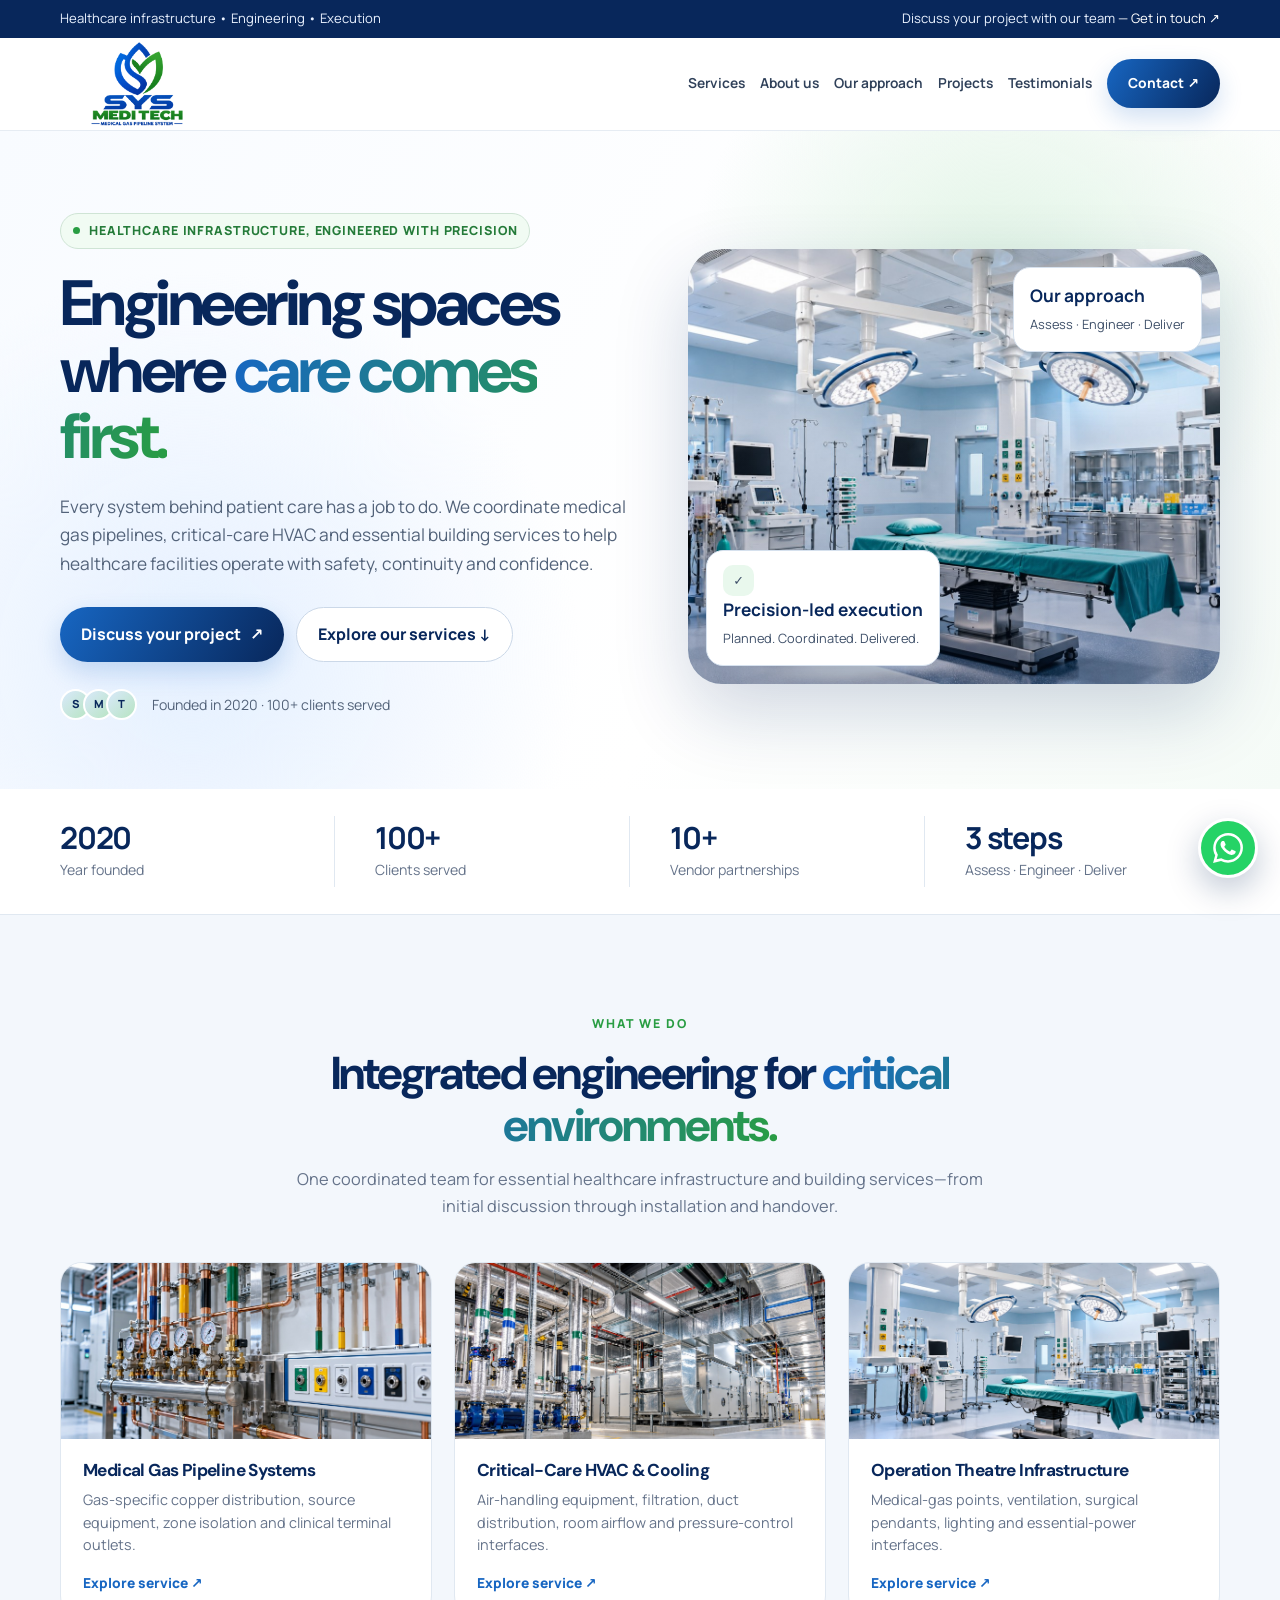
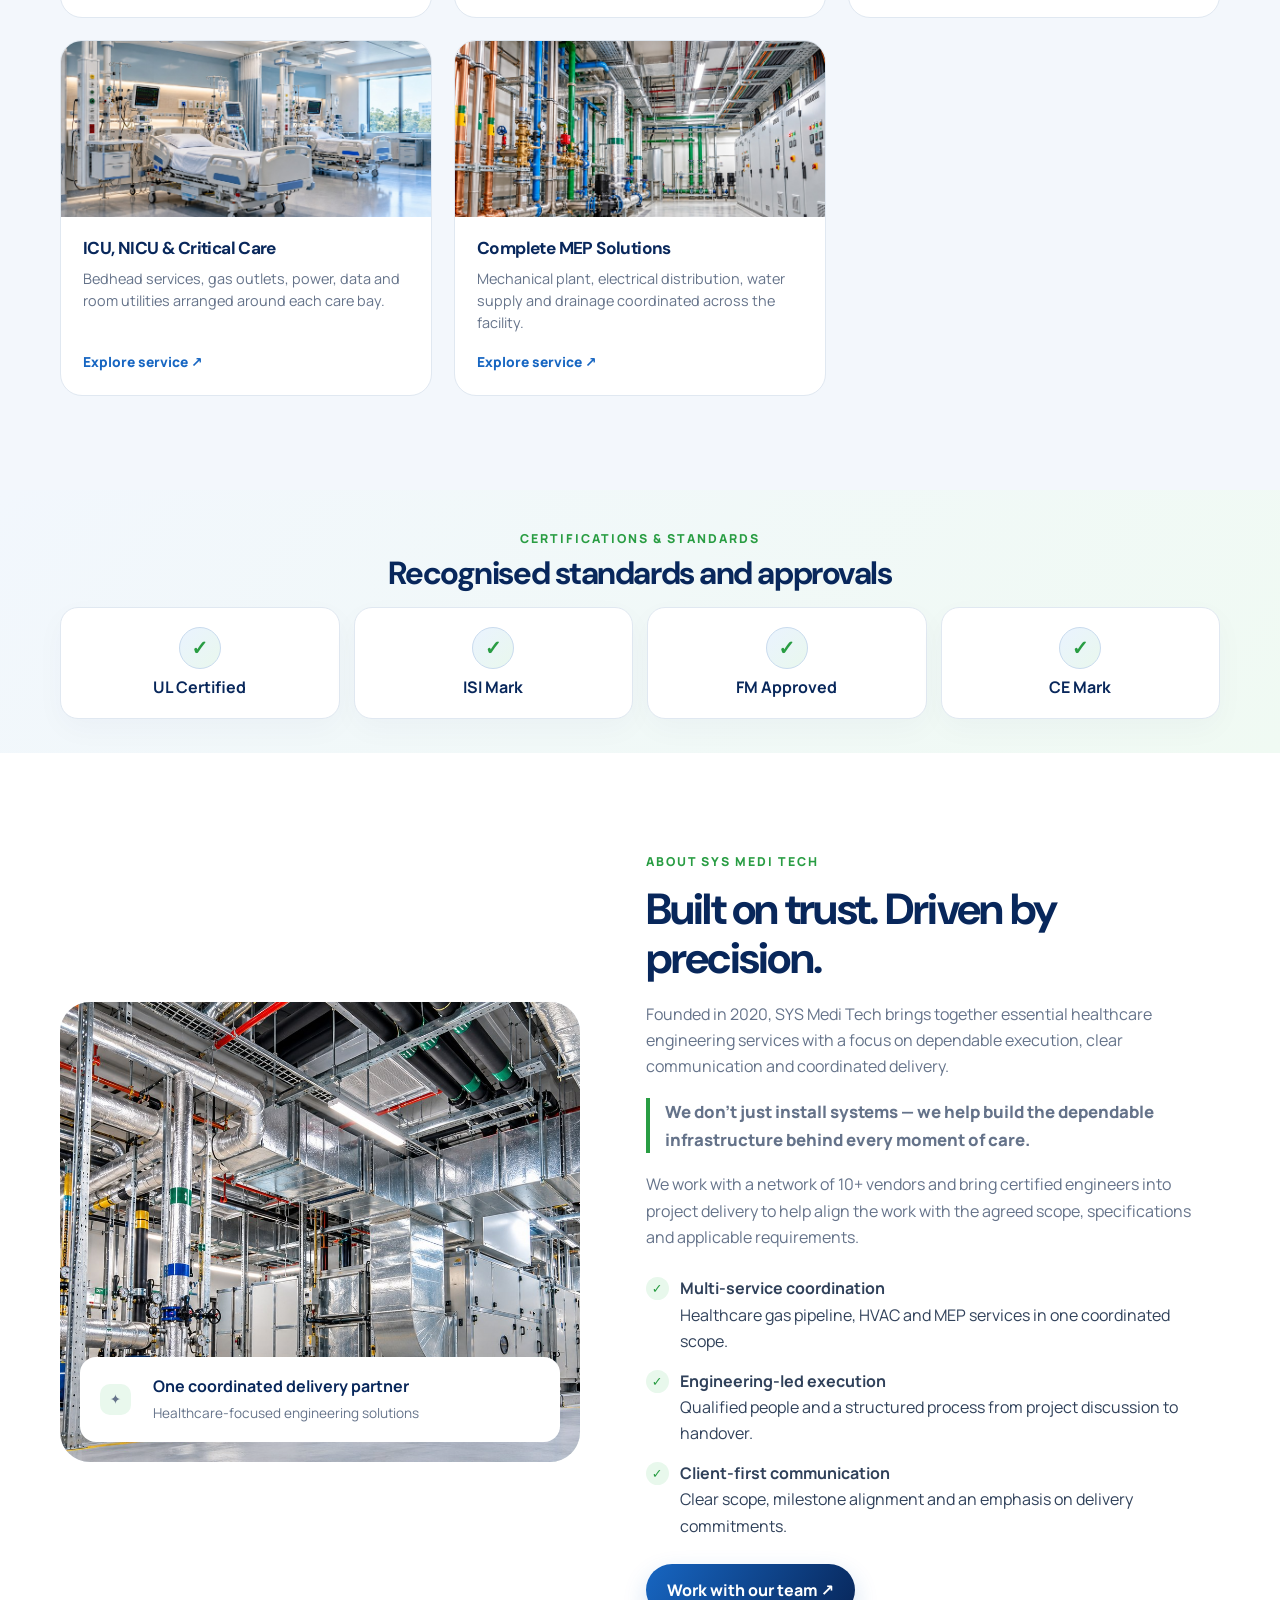
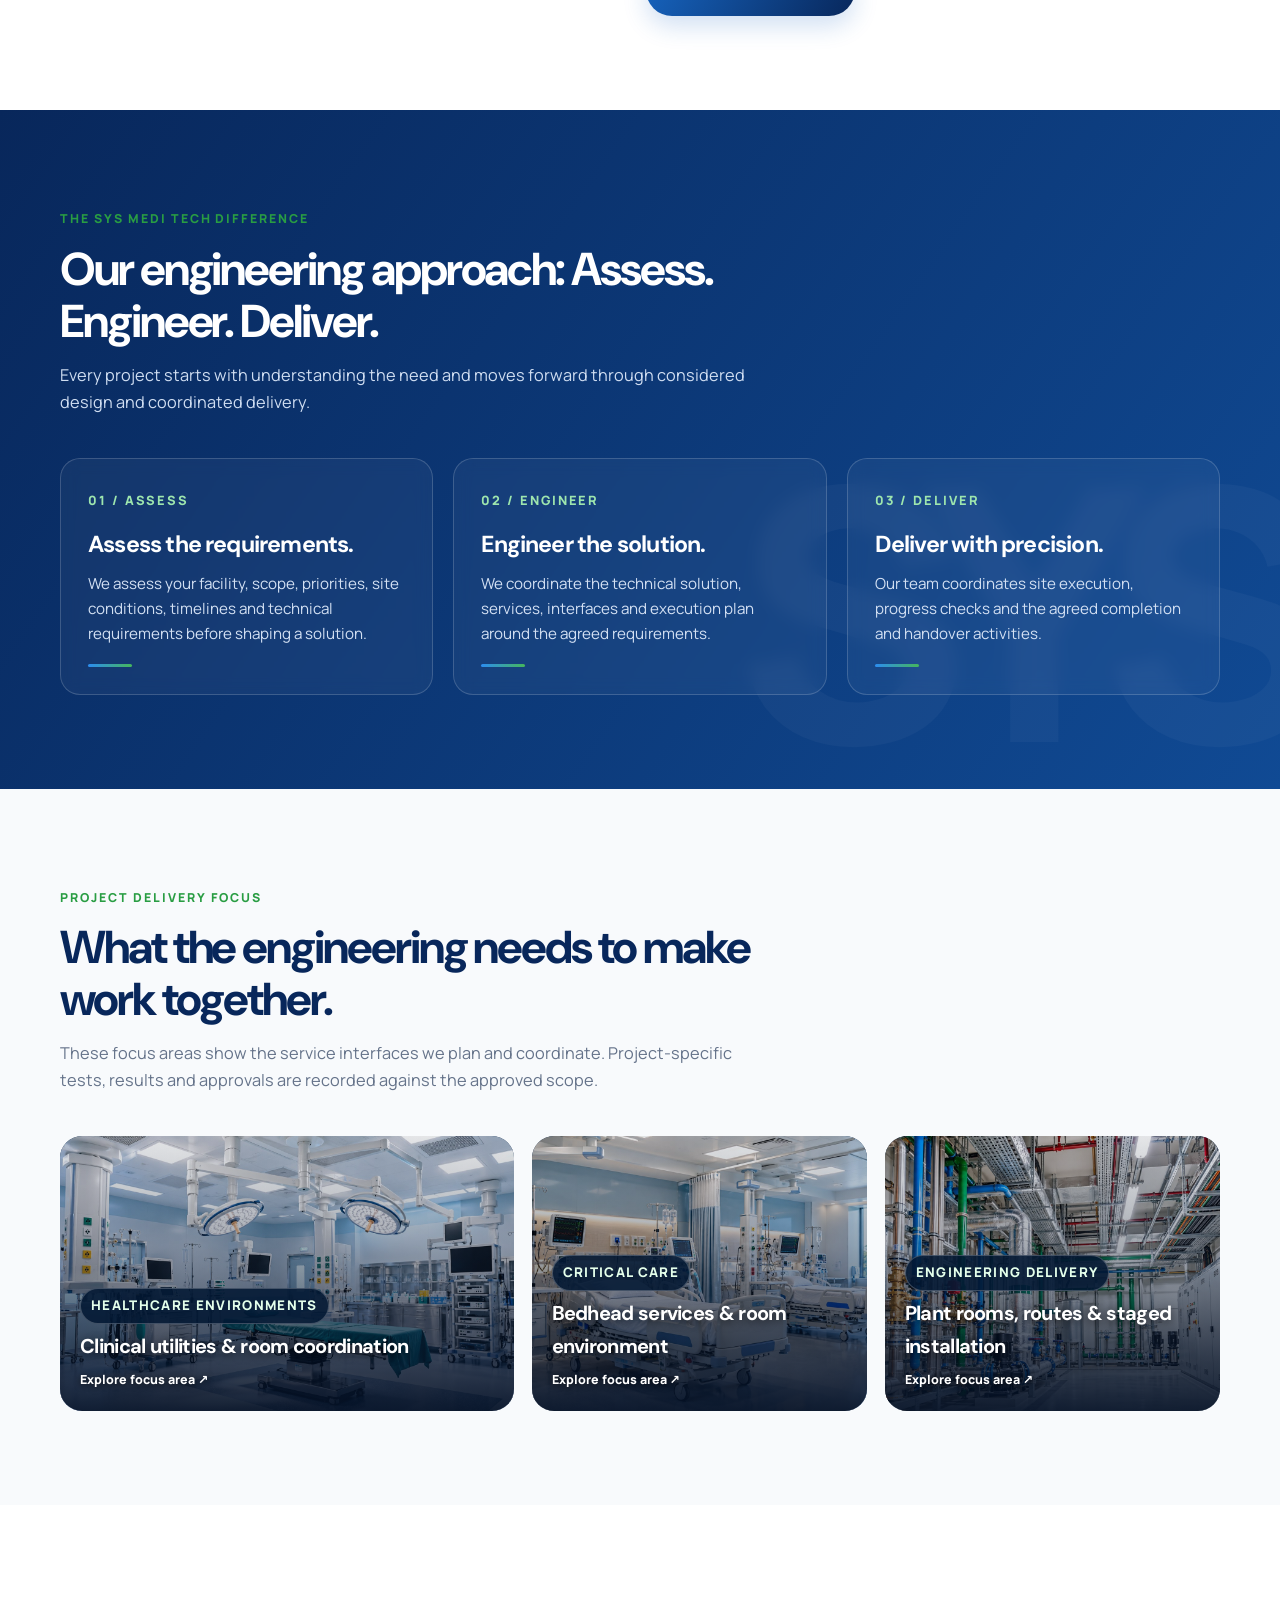
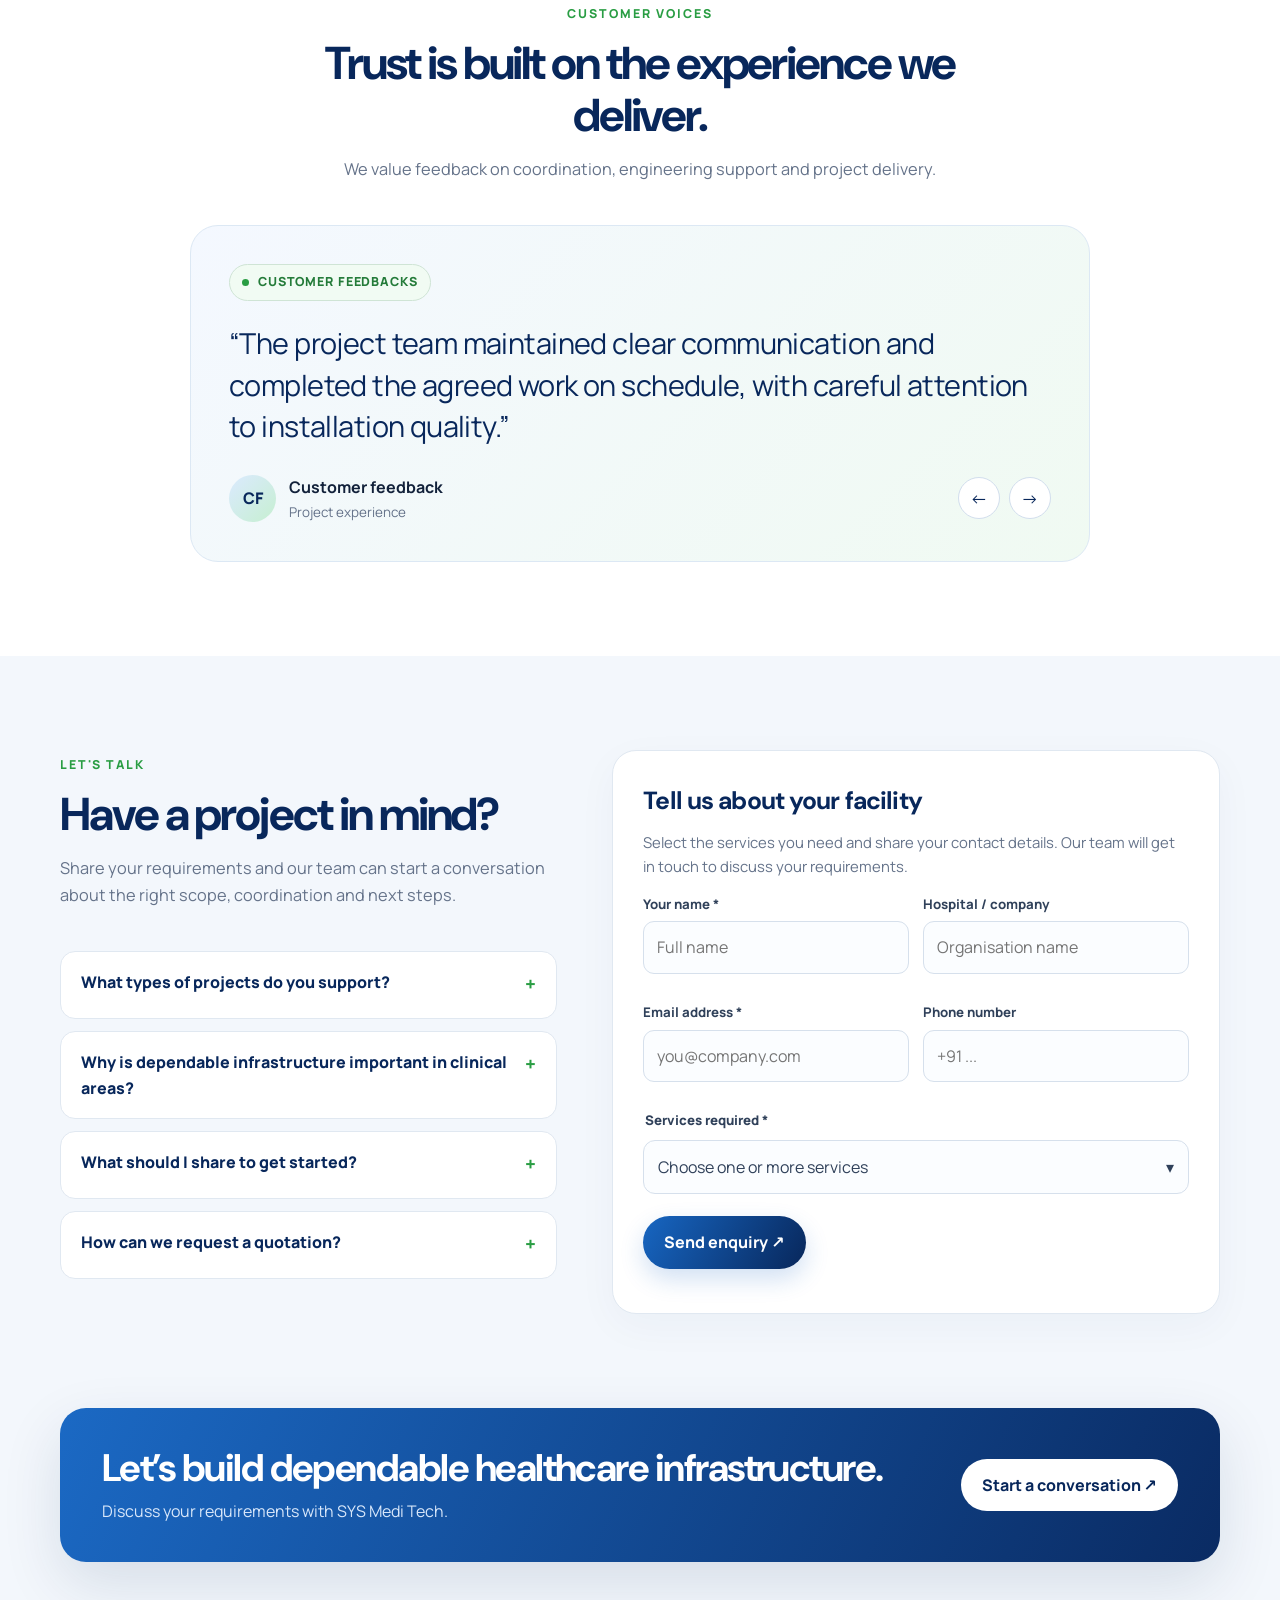
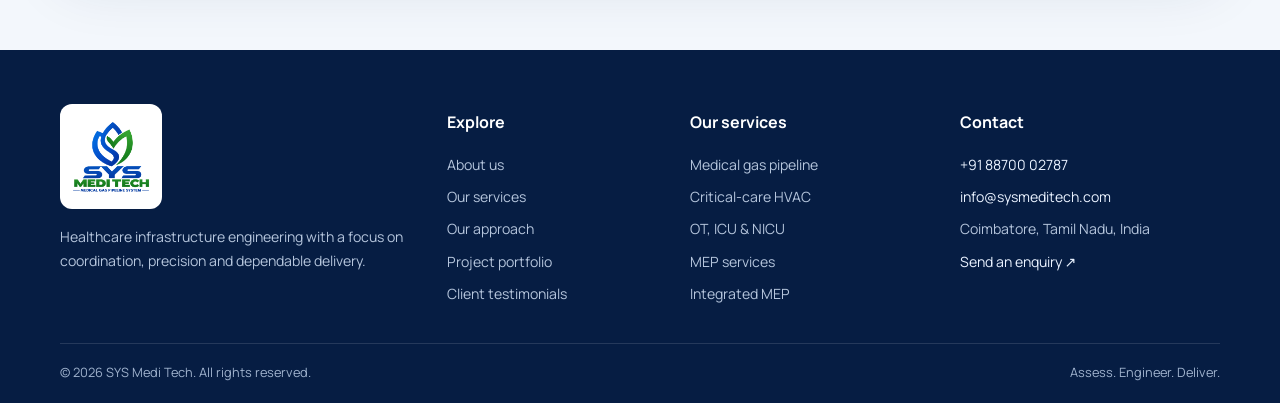
<file: index.html>
<!doctype html>
<html lang="en">
<head>
<meta charset="utf-8">
<meta name="viewport" content="width=device-width, initial-scale=1">
<link rel="preconnect" href="https://fonts.googleapis.com">
<link rel="preconnect" href="https://fonts.gstatic.com" crossorigin>
<link href="https://fonts.googleapis.com/css2?family=DM+Sans:wght@400;500;600;700&family=Manrope:wght@400;500;600;700;800&display=swap" rel="stylesheet">
<meta name="theme-color" content="#0b2b62">
<meta name="description" content="SYS Medi Tech delivers medical gas pipeline systems, OT and critical-care HVAC, and integrated MEP solutions for healthcare facilities.">
<title>SYS Medi Tech | Healthcare Infrastructure, Engineered with Precision</title>
<style>
:root{--navy:#08275b;--blue:#1766c2;--green:#299d43;--ink:#12213a;--muted:#65738a;--pale:#f3f7fc;--line:#e0e8f1;--white:#fff;--shadow:0 22px 60px rgba(10,38,82,.12);--radius:22px}
*{box-sizing:border-box}html{scroll-behavior:smooth;scroll-padding-top:92px}body{margin:0;font-family:"Manrope",ui-sans-serif,system-ui,-apple-system,BlinkMacSystemFont,"Segoe UI",sans-serif;color:var(--ink);background:#fff;line-height:1.65}a{color:inherit;text-decoration:none}button,input,textarea,select{font:inherit}button,a{ -webkit-tap-highlight-color:transparent}.container{width:min(1160px,calc(100% - 40px));margin:auto}.topline{background:var(--navy);color:#eaf2ff;font-size:.82rem}.topline .container{display:flex;justify-content:space-between;gap:18px;padding:8px 0}.topline a{color:#fff}.header{position:sticky;top:0;z-index:30;background:rgba(255,255,255,.94);backdrop-filter:blur(14px);border-bottom:1px solid rgba(224,232,241,.8)}.nav{display:flex;align-items:center;justify-content:space-between;min-height:84px;gap:24px}.brand{display:flex;align-items:center;gap:12px;min-width:210px}.brand img{width:72px;height:62px;object-fit:contain;mix-blend-mode:multiply}.brand-text{line-height:1.05}.brand-text strong{display:block;color:var(--navy);font-size:1.25rem;letter-spacing:.04em}.brand-text span{font-size:.66rem;letter-spacing:.16em;color:var(--green);font-weight:800}.navlinks{display:flex;align-items:center;gap:25px;font-size:.92rem;font-weight:650;color:#30415a}.navlinks a:hover{color:var(--blue)}.btn{display:inline-flex;align-items:center;justify-content:center;gap:9px;border:0;border-radius:999px;padding:13px 21px;font-weight:750;cursor:pointer;transition:transform .2s,box-shadow .2s,background .2s}.btn:hover{transform:translateY(-2px)}.btn-primary{background:linear-gradient(120deg,var(--blue),var(--navy));color:#fff;box-shadow:0 10px 24px #1766c233}.btn-outline{border:1px solid #cbd8e8;background:#fff;color:var(--navy)}.menu-btn{display:none;background:#eef4fc;border:0;border-radius:12px;padding:10px;color:var(--navy);font-size:1.3rem}
.hero{position:relative;overflow:hidden;background:radial-gradient(circle at 78% 25%,#dff3e4 0,transparent 28%),radial-gradient(circle at 15% 80%,#e5f0ff 0,transparent 32%),linear-gradient(120deg,#f8fbff 0%,#fff 60%,#f5fbf7 100%);padding:82px 0 70px}.hero-grid{display:grid;grid-template-columns:1.04fr .96fr;align-items:center;gap:52px}.eyebrow{display:inline-flex;align-items:center;gap:9px;border:1px solid #cfe4d5;background:#f1fbf3;color:#247b39;padding:7px 12px;border-radius:999px;font-size:.78rem;font-weight:800;letter-spacing:.07em;text-transform:uppercase}.eyebrow:before{content:"";width:7px;height:7px;border-radius:50%;background:var(--green)}h1,h2,h3,p{margin-top:0}h1,h2,h3,.brand-text strong{font-family:"DM Sans","Manrope",sans-serif;letter-spacing:-.035em}h1{font-size:clamp(2.7rem,5vw,4.6rem);line-height:1.04;letter-spacing:-.055em;color:var(--navy);margin:22px 0}.gradient{background:linear-gradient(100deg,var(--blue),var(--green));-webkit-background-clip:text;background-clip:text;color:transparent}.hero-copy{max-width:580px;font-size:1.08rem;color:#53637a}.hero-actions{display:flex;flex-wrap:wrap;gap:12px;margin:29px 0 27px}.microproof{display:flex;align-items:center;gap:15px;color:#53637a;font-size:.88rem}.avatars{display:flex}.avatars span{width:31px;height:31px;border:2px solid #fff;border-radius:50%;margin-left:-8px;background:linear-gradient(135deg,#d9e9fb,#b7e4c2);display:grid;place-items:center;font-size:.7rem;color:var(--navy);font-weight:900}.avatars span:first-child{margin-left:0}.hero-art{position:relative;min-height:465px;border-radius:34px;background:linear-gradient(145deg,#f8fbff,#e8f3ff 58%,#eaf8ee);padding:24px;box-shadow:0 28px 75px #0a2b6330;isolation:isolate}.hero-art:before{content:"";position:absolute;inset:12px;border:1px solid #ffffff36;border-radius:26px;z-index:-1}.hero-art img{width:100%;height:100%;max-height:420px;object-fit:contain;border-radius:20px;mix-blend-mode:normal;opacity:1}.floating-card{position:absolute;background:#fff;border:1px solid #e6edf5;box-shadow:var(--shadow);border-radius:17px;padding:15px 18px;max-width:220px}.floating-card strong{display:block;color:var(--navy);font-size:1.08rem}.floating-card span{font-size:.8rem;color:var(--muted)}.float-one{left:-28px;bottom:34px}.float-two{right:-18px;top:36px}.mini-icon{display:inline-grid;place-items:center;width:31px;height:31px;border-radius:10px;background:#e9f8ed;color:var(--green);margin-right:8px;font-weight:900}
.stats{position:relative;margin-top:-1px;background:#fff;border-bottom:1px solid var(--line)}.stats-grid{display:grid;grid-template-columns:repeat(4,1fr);padding:27px 0;gap:20px}.stat{padding:4px 20px;border-right:1px solid var(--line)}.stat:first-child{padding-left:0}.stat:last-child{border:0}.stat strong{display:block;font-size:1.9rem;line-height:1.2;color:var(--navy);letter-spacing:-.04em}.stat span{font-size:.88rem;color:var(--muted)}
section{padding:94px 0}.section-head{max-width:720px;margin-bottom:42px}.section-head.center{text-align:center;margin-left:auto;margin-right:auto}.kicker{font-size:.77rem;text-transform:uppercase;letter-spacing:.16em;color:var(--green);font-weight:850}.section-head h2{font-size:clamp(2rem,3.6vw,3.1rem);letter-spacing:-.045em;line-height:1.13;color:var(--navy);margin:12px 0 15px}.section-head p{color:var(--muted);font-size:1.02rem}
.services{background:var(--pale)}.service-grid{display:grid;grid-template-columns:repeat(3,1fr);gap:20px}.service-card{background:#fff;border:1px solid var(--line);border-radius:var(--radius);padding:28px;transition:transform .22s,box-shadow .22s,border-color .22s;display:flex;flex-direction:column;min-height:290px}.service-card:hover{transform:translateY(-5px);box-shadow:var(--shadow);border-color:#b6d2f1}.service-icon{width:52px;height:52px;border-radius:16px;display:grid;place-items:center;background:linear-gradient(135deg,#e9f2ff,#e6f8eb);color:var(--blue);font-size:1.55rem;margin-bottom:20px}.service-card h3{font-size:1.17rem;color:var(--navy);margin-bottom:10px}.service-card p{color:var(--muted);font-size:.93rem;margin-bottom:18px}.service-card a{margin-top:auto;color:var(--blue);font-weight:800;font-size:.9rem}.service-card a span{margin-left:5px}
.about-grid{display:grid;grid-template-columns:.95fr 1.05fr;gap:66px;align-items:center}.about-visual{position:relative;min-height:460px;border-radius:30px;overflow:hidden;background:linear-gradient(145deg,#f7fbff,#e8f3ff 60%,#e8f7ed);padding:34px;display:flex;align-items:center;justify-content:center}.about-visual img{width:100%;max-height:390px;object-fit:contain;mix-blend-mode:normal}.about-stamp{position:absolute;bottom:20px;left:20px;right:20px;background:#fff;padding:16px 20px;border-radius:16px;display:flex;align-items:center;gap:14px;box-shadow:var(--shadow)}.about-stamp strong{display:block;color:var(--navy)}.about-stamp span{font-size:.85rem;color:var(--muted)}.about-copy h2{font-size:clamp(2rem,3.4vw,3rem);line-height:1.12;letter-spacing:-.04em;color:var(--navy);margin:12px 0 18px}.about-copy>p{color:var(--muted)}.check-list{list-style:none;padding:0;margin:25px 0;display:grid;gap:13px}.check-list li{display:flex;gap:11px;align-items:flex-start;color:#30415a}.check{flex:0 0 23px;height:23px;border-radius:50%;display:grid;place-items:center;background:#e8f8ec;color:var(--green);font-weight:900;font-size:.8rem;margin-top:2px}.three-d{background:linear-gradient(125deg,#08275b,#104a94);color:#fff;position:relative;overflow:hidden}.three-d:after{content:"SYS";position:absolute;right:-20px;bottom:-110px;font-size:22rem;font-weight:950;color:#ffffff08;letter-spacing:-.1em;pointer-events:none}.three-d .section-head h2{color:#fff}.three-d .section-head p{color:#cfddf1}.steps{display:grid;grid-template-columns:repeat(3,1fr);gap:20px;position:relative;z-index:1}.step{padding:27px;border:1px solid #ffffff2c;background:#ffffff0b;border-radius:20px;backdrop-filter:blur(8px)}.step-number{font-size:.8rem;color:#9ee6ae;font-weight:900;letter-spacing:.15em}.step h3{font-size:1.45rem;margin:13px 0 8px}.step p{color:#d3e0f3;margin:0;font-size:.95rem}.step-line{height:3px;width:44px;background:linear-gradient(90deg,#2c8df0,#45b65c);margin:17px 0 0;border-radius:4px}
.projects{background:#f8fafc}.project-grid{display:grid;grid-template-columns:1.15fr .85fr .85fr;gap:18px}.project-card{min-height:275px;border-radius:22px;overflow:hidden;position:relative;background:#dce8f4}.project-card>a{display:block;position:relative;height:100%;min-height:275px;color:inherit}.project-card img{width:100%;height:100%;min-height:275px;object-fit:cover;display:block;transition:transform .5s}.project-card:hover img{transform:scale(1.05)}.project-more{display:inline-block;margin-top:7px;font-size:.78rem;font-weight:800;color:#b9f0c6}.project-card .project-label{pointer-events:none}.project-card:after{content:"";position:absolute;inset:0;background:linear-gradient(0deg,#061c3ee8,transparent 70%)}.project-label{position:absolute;z-index:1;bottom:20px;left:20px;right:20px;color:#fff}.project-label small{color:#c4e7cf;font-weight:800;letter-spacing:.1em;text-transform:uppercase}.project-label h3{margin:6px 0 0;font-size:1.25rem}.portfolio-note{font-size:.86rem;color:var(--muted);margin-top:16px}
.testimonials{background:#fff}.testimonial-shell{max-width:900px;margin:auto;border-radius:28px;padding:38px;background:linear-gradient(135deg,#f4f8ff,#f0faf2);border:1px solid #dce8f4}.testimonial-top{display:flex;align-items:center;justify-content:space-between;gap:15px;margin-bottom:22px}.stars{letter-spacing:3px;color:#e4a324}.testimonial-quote{font-size:clamp(1.25rem,2.3vw,1.8rem);line-height:1.45;letter-spacing:-.02em;color:var(--navy);margin:0 0 26px}.testimonial-bottom{display:flex;align-items:center;justify-content:space-between;gap:20px}.client{display:flex;align-items:center;gap:13px}.client-avatar{width:47px;height:47px;border-radius:50%;background:linear-gradient(135deg,#dbeaff,#c6efd1);display:grid;place-items:center;color:var(--navy);font-weight:900}.client strong{display:block}.client span{display:block;color:var(--muted);font-size:.84rem}.slider-controls{display:flex;gap:9px}.slider-controls button{width:42px;height:42px;border-radius:50%;border:1px solid #d2deed;background:#fff;color:var(--navy);cursor:pointer;font-size:1.1rem}.testimonial-disclaimer{font-size:.8rem;color:#68778d;text-align:center;margin:16px auto 0;max-width:720px}
.faq-contact{background:var(--pale)}.faq-grid{display:grid;grid-template-columns:.9fr 1.1fr;gap:55px}.faq-list details{background:#fff;border:1px solid var(--line);border-radius:15px;margin-bottom:12px;padding:17px 20px}.faq-list summary{font-weight:800;color:var(--navy);cursor:pointer;list-style:none;display:flex;justify-content:space-between;gap:16px}.faq-list summary:after{content:"+";font-size:1.2rem;color:var(--green)}.faq-list details[open] summary:after{content:"−"}.faq-list details p{margin:13px 0 0;color:var(--muted);font-size:.92rem}.contact-card{background:#fff;border:1px solid var(--line);border-radius:24px;padding:30px;box-shadow:0 12px 40px #0a2b630a}.contact-card h3{color:var(--navy);font-size:1.55rem;margin-bottom:8px}.contact-card>p{color:var(--muted);font-size:.93rem}.form-grid{display:grid;grid-template-columns:1fr 1fr;gap:14px}.field{display:flex;flex-direction:column;gap:6px;margin-bottom:14px}.field.full{grid-column:1/-1}.field label{font-size:.83rem;font-weight:750;color:#30415a}.field input,.field select,.field textarea{width:100%;border:1px solid #d6e0ec;background:#fbfdff;border-radius:11px;padding:12px 13px;color:var(--ink);outline:none}.field input:focus,.field select:focus,.field textarea:focus{border-color:#4386d4;box-shadow:0 0 0 3px #4386d41c}.field textarea{min-height:105px;resize:vertical}.form-note{font-size:.78rem;color:var(--muted);margin:10px 0 0}.form-status{font-size:.88rem;margin-top:12px;color:var(--green);font-weight:700}
.cta-band{padding:0 0 88px;background:var(--pale)}.cta-inner{background:linear-gradient(115deg,#1b69c4,#0a2b63);border-radius:26px;padding:38px 42px;display:flex;align-items:center;justify-content:space-between;gap:24px;color:#fff;box-shadow:var(--shadow)}.cta-inner h2{font-size:clamp(1.6rem,3vw,2.4rem);line-height:1.15;margin:0 0 8px;letter-spacing:-.04em}.cta-inner p{margin:0;color:#d8e7fa}.cta-inner .btn{background:#fff;color:var(--navy);white-space:nowrap}
footer{background:#061d43;color:#d1dced;padding:54px 0 20px}.footer-grid{display:grid;grid-template-columns:1.35fr .8fr .9fr 1fr;gap:35px;padding-bottom:38px}.footer-brand{display:flex;align-items:center;gap:12px;margin-bottom:16px}.footer-brand img{width:68px;height:58px;object-fit:contain;mix-blend-mode:screen}.footer-brand strong{font-size:1.2rem;display:block;color:#fff;line-height:1.1}.footer-brand span{font-size:.68rem;letter-spacing:.14em;color:#82d994;font-weight:800}.footer-grid p,.footer-grid li{font-size:.88rem;color:#b5c5dc}.footer-grid h4{color:#fff;margin:5px 0 17px}.footer-grid ul{list-style:none;margin:0;padding:0;display:grid;gap:9px}.footer-grid a:hover{color:#9fe2ad}.footer-bottom{border-top:1px solid #ffffff20;padding-top:18px;display:flex;justify-content:space-between;gap:18px;font-size:.8rem;color:#9fb2cd}.back-top{position:fixed;right:20px;bottom:20px;width:46px;height:46px;border-radius:50%;display:grid;place-items:center;background:var(--green);color:white;box-shadow:0 10px 28px #1c8b3b55;z-index:20;opacity:0;pointer-events:none;transition:opacity .2s}.back-top.visible{opacity:1;pointer-events:auto}
@media(max-width:960px){.navlinks{gap:15px}.navlinks a:not(.btn){font-size:.84rem}.hero-grid{gap:30px}.hero-art{min-height:380px}.service-grid{grid-template-columns:repeat(2,1fr)}.about-grid{gap:35px}.project-grid{grid-template-columns:1fr 1fr}.project-card:first-child{grid-column:1/-1}.footer-grid{grid-template-columns:1fr 1fr}.faq-grid{gap:30px}}
@media(max-width:760px){.container{width:min(100% - 30px,600px)}.topline .container{justify-content:center;text-align:center}.topline .top-right{display:none}.nav{min-height:72px}.brand{min-width:0}.brand img{width:56px;height:52px}.brand-text strong{font-size:1.05rem}.brand-text span{font-size:.56rem}.menu-btn{display:block}.navlinks{display:none;position:absolute;left:15px;right:15px;top:calc(100% + 7px);background:#fff;border:1px solid var(--line);border-radius:17px;padding:18px;box-shadow:var(--shadow);align-items:stretch;flex-direction:column;gap:14px}.navlinks.open{display:flex}.navlinks .btn{width:100%}.hero{padding:55px 0 54px}.hero-grid{grid-template-columns:1fr;gap:40px}h1{font-size:clamp(2.55rem,12vw,3.7rem)}.hero-art{min-height:300px;padding:18px;margin:0 10px}.hero-art img{max-height:290px}.float-one{left:-10px;bottom:18px}.float-two{right:-10px;top:15px}.floating-card{padding:11px 13px;max-width:175px}.floating-card strong{font-size:.95rem}.floating-card span{font-size:.72rem}.stats-grid{grid-template-columns:1fr 1fr;gap:22px 10px;padding:24px 0}.stat{padding:4px 12px;border-right:0}.stat:nth-child(odd){border-right:1px solid var(--line);padding-left:0}.stat strong{font-size:1.65rem}section{padding:68px 0}.section-head{margin-bottom:30px}.service-grid{grid-template-columns:1fr}.service-card{min-height:0}.about-grid{grid-template-columns:1fr;gap:32px}.about-visual{min-height:320px;padding:22px}.about-visual img{max-height:275px}.steps{grid-template-columns:1fr}.step{padding:23px}.project-grid{grid-template-columns:1fr}.project-card:first-child{grid-column:auto}.project-card,.project-card>a,.project-card img{min-height:240px}.testimonial-shell{padding:24px 20px}.testimonial-top{align-items:flex-start;flex-direction:column}.testimonial-bottom{align-items:flex-start}.faq-grid{grid-template-columns:1fr}.contact-card{padding:22px}.form-grid{grid-template-columns:1fr;gap:0}.field.full{grid-column:auto}.cta-band{padding-bottom:60px}.cta-inner{padding:28px 23px;align-items:flex-start;flex-direction:column}.footer-grid{grid-template-columns:1fr;gap:25px}.footer-bottom{flex-direction:column;gap:7px}}

.service-choice{border:0;padding:0;margin:0 0 14px;min-width:0}.service-choice legend{font-size:.83rem;font-weight:750;color:#30415a;margin-bottom:8px}.service-check-grid{display:grid;grid-template-columns:1fr 1fr;gap:10px 12px}.service-check-grid label{display:flex;gap:8px;align-items:flex-start;font-size:.84rem;color:#30415a;cursor:pointer}.service-check-grid input{accent-color:#1766c2;margin-top:4px;flex:0 0 auto}.project-card a:focus-visible{outline:3px solid #1766c2;outline-offset:3px}.brand img{object-fit:contain;mix-blend-mode:normal}
@media(max-width:760px){.service-check-grid{grid-template-columns:1fr}}


/* Updated brand, photographic cards, standards and accessible multi-select dropdown */
.brand{min-width:0;flex:0 0 auto}.brand img{width:150px;height:112px;object-fit:contain;display:block}
.nav{min-height:116px}.navlinks{gap:16px;font-size:.86rem}.brand-text{display:none}
.hero-art:before{border-color:#c7d8eb}.project-card:after{pointer-events:none}.project-card>a{z-index:1}.project-card img{object-fit:cover;object-position:center;width:100%;height:100%;min-height:275px;background:#e7eef6}
.service-choice{position:relative;min-width:0}.service-choice legend{font-size:.83rem;font-weight:800;color:#30415a;margin-bottom:8px}
.service-picker{position:relative;width:100%}.service-picker-button{width:100%;display:flex;align-items:center;justify-content:space-between;gap:14px;border:1px solid #d6e0ec;background:#fbfdff;border-radius:12px;padding:13px 14px;text-align:left;color:#30415a;cursor:pointer;min-height:49px}.service-picker-button:focus-visible{outline:3px solid #1766c255;outline-offset:2px}.service-picker-menu{display:none;position:absolute;z-index:50;top:calc(100% + 7px);left:0;right:0;max-height:290px;overflow-y:auto;padding:7px;background:white;border:1px solid #d6e0ec;border-radius:14px;box-shadow:0 18px 45px #08275b1c}.service-picker.open .service-picker-menu{display:block}.service-option{display:flex;flex-direction:row;align-items:center;gap:10px;padding:10px 11px;border-radius:9px;font-size:.88rem;font-weight:600;color:#30415a;cursor:pointer}.service-option:hover{background:#f1f6fc}.service-option input[type=checkbox]{width:18px;height:18px;flex:0 0 18px;margin:0;accent-color:#1766c2}.service-selected{display:flex;flex-wrap:wrap;gap:6px;margin-top:8px}.service-chip{max-width:100%;font-size:.72rem;line-height:1.35;background:#eaf6ee;color:#207b3a;padding:4px 8px;border-radius:999px;overflow-wrap:anywhere}.contact-links{margin:0;padding:0;list-style:none;display:grid;gap:9px}.contact-links li{font-size:.88rem;color:#b5c5dc}.contact-links a{color:#eaf2ff}.about-tagline{font-size:1.04rem;font-weight:750;color:var(--navy);padding-left:15px;border-left:4px solid var(--green);margin:18px 0}
.standards{background:linear-gradient(130deg,#f2f7fd,#f0faf3);padding:78px 0}.standard-grid{display:grid;grid-template-columns:repeat(4,1fr);gap:15px}.standard-card{background:#fff;border:1px solid var(--line);border-radius:18px;padding:21px 16px;display:flex;flex-direction:column;align-items:center;text-align:center;gap:7px;box-shadow:0 10px 30px #08275b08}.standard-symbol{display:grid;place-items:center;width:55px;height:55px;border:2px solid #c7d9eb;color:var(--blue);font-weight:950;font-size:1.06rem;border-radius:16px;background:linear-gradient(135deg,#edf5ff,#effaf1)}.standard-card strong{color:var(--navy)}.standard-card>span:last-child{font-size:.78rem;color:var(--muted)}.standards-note{max-width:820px;text-align:center;margin:18px auto 0;font-size:.79rem;color:#65738a}
.footer-brand img{width:102px;height:105px;object-fit:contain;background:#fff;border-radius:12px;padding:5px;mix-blend-mode:normal}.footer-brand{width:max-content;max-width:100%}
@media(max-width:960px){.navlinks{gap:12px}.brand img{width:128px;height:100px}.nav{gap:12px}.standard-grid{grid-template-columns:repeat(2,1fr)}}
@media(max-width:760px){.nav{min-height:78px}.brand img{width:88px;height:75px}.navlinks{gap:14px}.hero-art{min-height:300px}.standard-grid{grid-template-columns:1fr 1fr}.service-picker-menu{max-height:250px}.footer-brand img{width:90px;height:92px}}
@media(max-width:400px){.standard-grid{grid-template-columns:1fr}.service-chip{font-size:.68rem}}

@media(prefers-reduced-motion:reduce){html{scroll-behavior:auto}*,*:before,*:after{transition:none!important;animation:none!important}}

/* Refined photographic service catalog and consistent SYS Medi Tech theme */
.brand img{width:154px;height:88px;object-fit:contain;display:block}
.nav{min-height:92px}.navlinks{gap:15px;font-size:.86rem}
.hero-art{padding:0;overflow:hidden;min-height:435px;background:#eaf3fa}
.hero-art>img{width:100%;height:435px;min-height:435px;max-height:none;object-fit:cover;object-position:center;display:block;border-radius:inherit}
.hero-art:after{content:"";position:absolute;inset:0;pointer-events:none;background:linear-gradient(0deg,rgba(5,31,72,.26),transparent 65%)}
.floating-card{z-index:2}
.about-visual{padding:0;overflow:hidden}
.about-visual>img{position:absolute;inset:0;width:100%;height:100%;max-height:none;object-fit:cover;mix-blend-mode:normal}
.service-grid{grid-template-columns:repeat(3,minmax(0,1fr));gap:22px}
a.service-card{display:flex;padding:0;overflow:hidden;min-height:350px;text-decoration:none;color:inherit;background:#fff;border:1px solid var(--line);border-radius:var(--radius)}
.service-card .service-photo{width:100%;height:176px;object-fit:cover;display:block;background:#eaf0f7;transition:transform .45s}
.service-card:hover .service-photo{transform:scale(1.035)}
.service-card .service-card-content{padding:20px 22px 22px;display:flex;flex-direction:column;flex:1;align-items:flex-start}
.service-card h3{font-size:1.08rem;margin:0 0 8px;line-height:1.3}
.service-card p{font-size:.9rem;margin:0 0 16px;line-height:1.55}
.service-card .service-link{margin-top:auto;font-size:.86rem;font-weight:850;color:var(--blue)}
.standards{padding:34px 0;background:linear-gradient(130deg,#f2f7fd,#f0faf3)}
.standards .section-head{margin:0;max-width:none}.standards .section-head.center{margin-bottom:16px}
.standards .section-head h2{font-size:clamp(1.45rem,2.5vw,2rem);margin:4px 0 0}
.standard-grid{display:grid;grid-template-columns:repeat(4,minmax(0,1fr));gap:12px}
.standard-card{padding:14px 12px;min-height:76px;justify-content:center;gap:3px}
.standard-symbol{width:40px;height:36px;border-radius:10px;font-size:.84rem}
.standard-card strong{font-size:.92rem}.standard-card>span:last-child{display:none}.standards-note{display:none}
.about-tagline{font-size:1.05rem;font-weight:800;color:var(--navy);padding-left:15px;border-left:4px solid var(--green);margin:18px 0;line-height:1.65}
.project-card img{object-position:center}
@media(max-width:960px){.service-grid{grid-template-columns:repeat(2,minmax(0,1fr))}.navlinks{gap:10px}.brand img{width:135px;height:80px}.nav{gap:12px}}
@media(max-width:760px){.nav{min-height:78px}.brand img{width:100px;height:65px}.hero-art{min-height:300px}.hero-art>img{height:300px;min-height:300px}.service-grid{grid-template-columns:1fr}.service-card .service-photo{height:205px}.standard-grid{grid-template-columns:repeat(2,minmax(0,1fr))}}


/* Final layout refinement: cards stay completely within the hero image; standards are aligned. */
.hero-art{position:relative;overflow:hidden;border-radius:34px;isolation:isolate}
.hero-art>img{display:block;width:100%;height:435px;min-height:435px;max-height:none;object-fit:cover;object-position:center;border-radius:inherit}
.hero-art:after{z-index:1}
.floating-card{z-index:2;max-width:245px;width:max-content;min-width:0;padding:14px 16px;overflow-wrap:anywhere}
.float-one{left:18px;right:auto;bottom:18px}
.float-two{right:18px;left:auto;top:18px}
.standard-grid{align-items:stretch;grid-auto-rows:1fr;gap:14px}
.standard-card{min-height:112px;height:100%;display:flex;align-items:center;justify-content:center;gap:8px;padding:16px 12px}
.standard-symbol{width:42px;height:42px;min-width:42px;border-radius:50%;border:1px solid #c9dbee;background:linear-gradient(135deg,#eaf3ff,#e9f8ed);color:var(--green);font-size:1.25rem;line-height:1;display:grid;place-items:center}
.standard-card strong{font-size:1rem;line-height:1.3;margin:0;color:var(--navy)}
.whatsapp-float{position:fixed;right:22px;bottom:22px;z-index:1000;width:60px;height:60px;border-radius:50%;display:flex;align-items:center;justify-content:center;background:#25D366;color:#fff;box-shadow:0 12px 32px rgba(8,39,91,.25);border:3px solid #fff;transition:transform .18s,box-shadow .18s}
.whatsapp-float:hover,.whatsapp-float:focus-visible{transform:translateY(-3px);box-shadow:0 16px 36px rgba(8,39,91,.3)}
.whatsapp-float svg{width:30px;height:30px;display:block;fill:currentColor}
.whatsapp-tooltip{position:absolute;right:72px;white-space:nowrap;background:#08275b;color:#fff;border-radius:9px;padding:8px 11px;font-size:.78rem;font-weight:750;opacity:0;pointer-events:none;transform:translateX(5px);transition:opacity .18s,transform .18s}
.whatsapp-float:hover .whatsapp-tooltip,.whatsapp-float:focus-visible .whatsapp-tooltip{opacity:1;transform:translateX(0)}
.back-top{bottom:94px}
@media(max-width:960px){.floating-card{max-width:220px}.float-one{left:14px;bottom:14px}.float-two{right:14px;top:14px}}
@media(max-width:760px){.hero-art{min-height:300px;height:300px;border-radius:24px}.hero-art>img{height:300px;min-height:300px;border-radius:24px}.floating-card{max-width:225px;padding:10px 12px;border-radius:13px}.floating-card strong{font-size:.9rem}.floating-card span{font-size:.72rem}.float-one{left:12px;bottom:12px}.float-two{right:12px;top:12px}.standard-grid{grid-template-columns:repeat(2,minmax(0,1fr));gap:10px}.standard-card{min-height:98px;padding:13px 8px}.standard-card strong{font-size:.9rem}.standard-symbol{width:36px;height:36px;min-width:36px;font-size:1.1rem}.whatsapp-float{width:56px;height:56px;right:16px;bottom:18px}.whatsapp-float svg{width:27px;height:27px}.back-top{right:16px;bottom:84px}}
@media(max-width:380px){.floating-card{max-width:calc(100% - 24px)}.float-one{left:12px;bottom:12px}.float-two{right:12px;top:12px}.standard-card{gap:5px}.standard-card strong{font-size:.84rem}}

</style>
</head>
<body>
<div class="topline"><div class="container"><div>Healthcare infrastructure • Engineering • Execution</div><div class="top-right">Discuss your project with our team <a href="#contact">— Get in touch ↗</a></div></div></div>
<header class="header"><div class="container nav">
<a class="brand" href="#home" aria-label="SYS Medi Tech home"><img src="assets/sys-medi-tech-logo.png" alt="SYS Medi Tech — Medical Gas Pipeline System"></a>
<button class="menu-btn" id="menuBtn" aria-label="Open navigation" aria-expanded="false">☰</button>
<nav class="navlinks" id="navLinks" aria-label="Main navigation"><a href="#services">Services</a><a href="#about">About us</a><a href="#approach">Our approach</a><a href="#projects">Projects</a><a href="#testimonials">Testimonials</a><a class="btn btn-primary" href="#contact">Contact ↗</a></nav>
</div></header>
<main>
<section class="hero" id="home"><div class="container hero-grid">
<div><span class="eyebrow">Healthcare infrastructure, engineered with precision</span><h1>Engineering spaces where <span class="gradient">care comes first.</span></h1><p class="hero-copy">Every system behind patient care has a job to do. We coordinate medical gas pipelines, critical-care HVAC and essential building services to help healthcare facilities operate with safety, continuity and confidence.</p><div class="hero-actions"><a class="btn btn-primary" href="#contact">Discuss your project <span>↗</span></a><a class="btn btn-outline" href="#services">Explore our services ↓</a></div><div class="microproof"><div class="avatars" aria-hidden="true"><span>S</span><span>M</span><span>T</span></div><span>Founded in 2020 · 100+ clients served</span></div></div>
<div class="hero-art"><img src="assets/operating-theatre.jpg" alt="Modern operating theatre with integrated clinical equipment"><div class="floating-card float-one"><span class="mini-icon">✓</span><strong>Precision-led execution</strong><span>Planned. Coordinated. Delivered.</span></div><div class="floating-card float-two"><strong>Our approach</strong><span>Assess · Engineer · Deliver</span></div></div>
</div></section>
<div class="stats"><div class="container stats-grid"><div class="stat"><strong>2020</strong><span>Year founded</span></div><div class="stat"><strong>100+</strong><span>Clients served</span></div><div class="stat"><strong>10+</strong><span>Vendor partnerships</span></div><div class="stat"><strong>3 steps</strong><span>Assess · Engineer · Deliver</span></div></div></div>
<section class="services" id="services"><div class="container"><div class="section-head center"><span class="kicker">What we do</span><h2>Integrated engineering for <span class="gradient">critical environments.</span></h2><p>One coordinated team for essential healthcare infrastructure and building services—from initial discussion through installation and handover.</p></div>
<div class="service-grid">
<a class="service-card" href="medical-gas-pipeline.html" aria-label="Learn about Medical Gas Pipeline Systems"><img class="service-photo" src="assets/medical-gas-pipeline.jpg" alt="Medical gas manifolds, copper pipelines, valves and outlet connections" loading="lazy"><div class="service-card-content"><h3>Medical Gas Pipeline Systems</h3><p>Gas-specific copper distribution, source equipment, zone isolation and clinical terminal outlets.</p><span class="service-link">Explore service ↗</span></div></a>
<a class="service-card" href="critical-care-hvac.html" aria-label="Learn about Critical-Care HVAC and Cooling"><img class="service-photo" src="assets/hvac-plant.jpg" alt="Hospital HVAC plant with insulated ductwork, pipes, pumps and air-handling units" loading="lazy"><div class="service-card-content"><h3>Critical-Care HVAC &amp; Cooling</h3><p>Air-handling equipment, filtration, duct distribution, room airflow and pressure-control interfaces.</p><span class="service-link">Explore service ↗</span></div></a>
<a class="service-card" href="operation-theatre-infrastructure.html" aria-label="Learn about Operation Theatre Infrastructure"><img class="service-photo" src="assets/operating-theatre.jpg" alt="Modern operating theatre with surgical lights, table and clinical equipment" loading="lazy"><div class="service-card-content"><h3>Operation Theatre Infrastructure</h3><p>Medical-gas points, ventilation, surgical pendants, lighting and essential-power interfaces.</p><span class="service-link">Explore service ↗</span></div></a>
<a class="service-card" href="icu-nicu-critical-care.html" aria-label="Learn about ICU, NICU and Critical Care"><img class="service-photo" src="assets/icu-nicu.jpg" alt="Modern intensive care room with patient beds, monitoring equipment and service pendants" loading="lazy"><div class="service-card-content"><h3>ICU, NICU &amp; Critical Care</h3><p>Bedhead services, gas outlets, power, data and room utilities arranged around each care bay.</p><span class="service-link">Explore service ↗</span></div></a>
<a class="service-card" href="mep-solutions.html" aria-label="Learn about Complete MEP Solutions"><img class="service-photo" src="assets/mep-engineering.jpg" alt="Organized integrated MEP services within a healthcare utility room" loading="lazy"><div class="service-card-content"><h3>Complete MEP Solutions</h3><p>Mechanical plant, electrical distribution, water supply and drainage coordinated across the facility.</p><span class="service-link">Explore service ↗</span></div></a>

</div></div></section>
<section class="standards" id="standards"><div class="container"><div class="section-head center"><span class="kicker">Certifications &amp; standards</span><h2>Recognised standards and approvals</h2></div><div class="standard-grid"><div class="standard-card"><span class="standard-symbol" aria-hidden="true">✓</span><strong>UL Certified</strong></div><div class="standard-card"><span class="standard-symbol" aria-hidden="true">✓</span><strong>ISI Mark</strong></div><div class="standard-card"><span class="standard-symbol" aria-hidden="true">✓</span><strong>FM Approved</strong></div><div class="standard-card"><span class="standard-symbol" aria-hidden="true">✓</span><strong>CE Mark</strong></div></div></div></section>
<section id="about"><div class="container about-grid"><div class="about-visual"><img src="assets/hvac-plant.jpg" alt="Hospital HVAC and mechanical plant equipment"><div class="about-stamp"><span class="mini-icon">✦</span><div><strong>One coordinated delivery partner</strong><span>Healthcare-focused engineering solutions</span></div></div></div><div class="about-copy"><span class="kicker">About SYS Medi Tech</span><h2>Built on trust. Driven by precision.</h2><p>Founded in 2020, SYS Medi Tech brings together essential healthcare engineering services with a focus on dependable execution, clear communication and coordinated delivery.</p><p class="about-tagline">We don’t just install systems — we help build the dependable infrastructure behind every moment of care.</p><p>We work with a network of 10+ vendors and bring certified engineers into project delivery to help align the work with the agreed scope, specifications and applicable requirements.</p><ul class="check-list"><li><span class="check">✓</span><span><strong>Multi-service coordination</strong><br>Healthcare gas pipeline, HVAC and MEP services in one coordinated scope.</span></li><li><span class="check">✓</span><span><strong>Engineering-led execution</strong><br>Qualified people and a structured process from project discussion to handover.</span></li><li><span class="check">✓</span><span><strong>Client-first communication</strong><br>Clear scope, milestone alignment and an emphasis on delivery commitments.</span></li></ul><a class="btn btn-primary" href="#contact">Work with our team ↗</a></div></div></section>
<section class="three-d" id="approach"><div class="container"><div class="section-head"><span class="kicker">The SYS Medi Tech difference</span><h2>Our engineering approach: Assess. Engineer. Deliver.</h2><p>Every project starts with understanding the need and moves forward through considered design and coordinated delivery.</p></div><div class="steps"><article class="step"><span class="step-number">01 / ASSESS</span><h3>Assess the requirements.</h3><p>We assess your facility, scope, priorities, site conditions, timelines and technical requirements before shaping a solution.</p><div class="step-line"></div></article><article class="step"><span class="step-number">02 / ENGINEER</span><h3>Engineer the solution.</h3><p>We coordinate the technical solution, services, interfaces and execution plan around the agreed requirements.</p><div class="step-line"></div></article><article class="step"><span class="step-number">03 / DELIVER</span><h3>Deliver with precision.</h3><p>Our team coordinates site execution, progress checks and the agreed completion and handover activities.</p><div class="step-line"></div></article></div></div></section>
<section class="projects" id="projects"><div class="container"><div class="section-head"><span class="kicker">Project delivery focus</span><h2>What the engineering needs to make work together.</h2><p>These focus areas show the service interfaces we plan and coordinate. Project-specific tests, results and approvals are recorded against the approved scope.</p></div><div class="project-grid">
<article class="project-card"><a href="healthcare-environments.html" aria-label="Learn about healthcare environments"><img loading="lazy" src="assets/operating-theatre.jpg" alt="Modern operating theatre with surgical lights and integrated equipment"><div class="project-label"><small>Healthcare environments</small><h3>Clinical utilities &amp; room coordination</h3><span class="project-more">Explore focus area ↗</span></div></a></article>
<article class="project-card"><a href="critical-care.html" aria-label="Learn about critical care infrastructure"><img loading="lazy" src="assets/icu-nicu.jpg" alt="Photograph of neonatal intensive-care equipment and clinical utilities"><div class="project-label"><small>Critical care</small><h3>Bedhead services &amp; room environment</h3><span class="project-more">Explore focus area ↗</span></div></a></article>
<article class="project-card"><a href="engineering-delivery.html" aria-label="Learn about engineering delivery and MEP site execution"><img loading="lazy" src="assets/mep-engineering.jpg" alt="Photograph of hospital mechanical and MEP pipework installation"><div class="project-label"><small>Engineering delivery</small><h3>Plant rooms, routes &amp; staged installation</h3><span class="project-more">Explore focus area ↗</span></div></a></article>
</div></section>
<section class="testimonials" id="testimonials"><div class="container"><div class="section-head center"><span class="kicker">Customer voices</span><h2>Trust is built on the experience we deliver.</h2><p>We value feedback on coordination, engineering support and project delivery.</p></div>
<div class="testimonial-shell"><div class="testimonial-top"><span class="eyebrow">Customer feedbacks</span></div><p class="testimonial-quote" id="quoteText">“The project team maintained clear communication and completed the agreed work on schedule, with careful attention to installation quality.”</p><div class="testimonial-bottom"><div class="client"><div class="client-avatar" id="clientInitials">CF</div><div><strong id="clientName">Customer feedback</strong><span id="clientRole">Project experience</span></div></div><div class="slider-controls"><button type="button" id="prevTestimonial" aria-label="Previous testimonial">←</button><button type="button" id="nextTestimonial" aria-label="Next testimonial">→</button></div></div></div></div></section>
<section class="faq-contact" id="contact"><div class="container faq-grid"><div><div class="section-head"><span class="kicker">Let's talk</span><h2>Have a project in mind?</h2><p>Share your requirements and our team can start a conversation about the right scope, coordination and next steps.</p></div><div class="faq-list"><details><summary>What types of projects do you support?</summary><p>SYS Medi Tech supports medical gas pipeline systems, HVAC and cooling for OTs and critical-care areas, and integrated MEP solutions.</p></details><details><summary>Why is dependable infrastructure important in clinical areas?</summary><p>Medical gas, ventilation, electrical and plumbing systems support the day-to-day operation of healthcare facilities. They should be planned and coordinated for the intended space and project requirements.</p></details><details><summary>What should I share to get started?</summary><p>Share your facility type, location, required services and expected timeline. Our team will follow up to clarify the project requirements.</p></details><details><summary>How can we request a quotation?</summary><p>Use the enquiry form to select the services you need and share your contact details. We will discuss the scope and next steps with you.</p></details></div></div>
<div class="contact-card"><h3>Tell us about your facility</h3><p>Select the services you need and share your contact details. Our team will get in touch to discuss your requirements.</p>
<form id="contactForm"><div class="form-grid"><div class="field"><label for="name">Your name *</label><input id="name" name="name" required autocomplete="name" placeholder="Full name"></div><div class="field"><label for="company">Hospital / company</label><input id="company" name="company" autocomplete="organization" placeholder="Organisation name"></div><div class="field"><label for="email">Email address *</label><input id="email" name="email" type="email" required autocomplete="email" placeholder="you@company.com"></div><div class="field"><label for="phone">Phone number</label><input id="phone" name="phone" type="tel" autocomplete="tel" placeholder="+91 ..."></div><fieldset class="field full service-choice"><legend>Services required *</legend><div class="service-picker" id="servicePicker">
<button class="service-picker-button" type="button" id="serviceDropdownButton" aria-haspopup="true" aria-controls="serviceDropdownMenu" aria-expanded="false"><span id="serviceDropdownLabel">Choose one or more services</span><span aria-hidden="true">▾</span></button>
<div class="service-picker-menu" id="serviceDropdownMenu">
<label class="service-option"><input type="checkbox" name="services" value="Medical Gas Pipeline Systems"><span>Medical Gas Pipeline Systems</span></label>
<label class="service-option"><input type="checkbox" name="services" value="Critical-Care HVAC & Cooling"><span>Critical-Care HVAC & Cooling</span></label>
<label class="service-option"><input type="checkbox" name="services" value="Operation Theatre Infrastructure"><span>Operation Theatre Infrastructure</span></label>
<label class="service-option"><input type="checkbox" name="services" value="ICU, NICU & Critical Care"><span>ICU, NICU & Critical Care</span></label>
<label class="service-option"><input type="checkbox" name="services" value="Complete MEP Solutions"><span>Complete MEP Solutions</span></label>

<label class="service-option"><input type="checkbox" name="services" value="Multiple services / turnkey scope"><span>Multiple services / turnkey scope</span></label>
<label class="service-option"><input type="checkbox" name="services" value="Other"><span>Other</span></label>
</div><div class="service-selected" id="serviceSelectedSummary" aria-live="polite"></div></div></fieldset></div><button class="btn btn-primary" type="submit">Send enquiry ↗</button><p class="form-status" id="formStatus" role="status" aria-live="polite"></p></form></div></div></section>
<div class="cta-band"><div class="container"><div class="cta-inner"><div><h2>Let’s build dependable healthcare infrastructure.</h2><p>Discuss your requirements with SYS Medi Tech.</p></div><a class="btn" href="#contact">Start a conversation ↗</a></div></div></div>
</main>
<footer><div class="container"><div class="footer-grid"><div><a class="footer-brand" href="#home"><img src="assets/sys-medi-tech-logo.png" alt="SYS Medi Tech logo"></a><p>Healthcare infrastructure engineering with a focus on coordination, precision and dependable delivery.</p></div><div><h4>Explore</h4><ul><li><a href="#about">About us</a></li><li><a href="#services">Our services</a></li><li><a href="#approach">Our approach</a></li><li><a href="#projects">Project portfolio</a></li><li><a href="#testimonials">Client testimonials</a></li></ul></div><div><h4>Our services</h4><ul><li><a href="#services">Medical gas pipeline</a></li><li><a href="#services">Critical-care HVAC</a></li><li><a href="#services">OT, ICU & NICU</a></li><li><a href="#services">MEP services</a></li><li><a href="#services">Integrated MEP</a></li></ul></div><div><h4>Contact</h4><ul class="contact-links"><li><a href="tel:+918870002787">+91 88700 02787</a></li><li><a href="mailto:23karthi2398@gmail.com">info@sysmeditech.com</a></li><li>Coimbatore, Tamil Nadu, India</li><li><a href="#contact">Send an enquiry ↗</a></li></ul></div></div><div class="footer-bottom"><span>© <span id="year"></span> SYS Medi Tech. All rights reserved.</span><span>Assess. Engineer. Deliver.</span></div></div></footer>
<a class="whatsapp-float" href="https://wa.me/918870002787?text=Hello%20SYS%20Medi%20Tech%2C%20I%20would%20like%20to%20discuss%20a%20healthcare%20infrastructure%20project." target="_blank" rel="noopener noreferrer" aria-label="Chat with SYS Medi Tech on WhatsApp" title="Chat with SYS Medi Tech"><svg viewBox="0 0 24 24" aria-hidden="true"><path d="M20.52 3.48A11.82 11.82 0 0 0 12.06 0C5.5 0 .16 5.34.16 11.9c0 2.1.55 4.14 1.59 5.95L.06 24l6.34-1.66a11.9 11.9 0 0 0 5.66 1.44h.01c6.55 0 11.89-5.33 11.89-11.89a11.82 11.82 0 0 0-3.44-8.41ZM12.06 21.7h-.01a9.88 9.88 0 0 1-5.03-1.38l-.36-.21-3.76.98 1-3.66-.24-.37a9.85 9.85 0 0 1-1.51-5.26c0-5.46 4.44-9.9 9.91-9.9 2.64 0 5.12 1.03 6.99 2.9a9.85 9.85 0 0 1 2.89 7c0 5.45-4.44 9.9-9.88 9.9Zm5.43-7.41c-.3-.15-1.76-.87-2.03-.97-.27-.1-.47-.15-.67.15-.2.3-.77.97-.94 1.17-.18.2-.35.22-.65.07-.3-.15-1.25-.46-2.39-1.47-.88-.79-1.48-1.76-1.65-2.06-.18-.3-.02-.46.13-.61.13-.13.3-.35.45-.52.15-.18.2-.3.3-.5.1-.2.05-.37-.02-.52-.08-.15-.67-1.61-.92-2.21-.24-.58-.49-.5-.67-.51l-.57-.01c-.2 0-.52.07-.79.37-.28.3-1.04 1.02-1.04 2.48s1.06 2.88 1.21 3.08c.15.2 2.1 3.2 5.08 4.49.71.3 1.26.49 1.69.62.71.23 1.36.2 1.87.12.57-.08 1.76-.72 2.01-1.41.25-.7.25-1.29.17-1.41-.08-.13-.27-.2-.57-.35Z"/></svg><span class="whatsapp-tooltip">Chat on WhatsApp</span></a>
<a href="#home" class="back-top" id="backTop" aria-label="Back to top">↑</a>
<script>
const menuBtn=document.getElementById('menuBtn'),navLinks=document.getElementById('navLinks');
menuBtn.addEventListener('click',()=>{const open=navLinks.classList.toggle('open');menuBtn.setAttribute('aria-expanded',String(open));menuBtn.textContent=open?'✕':'☰';});
navLinks.querySelectorAll('a').forEach(a=>a.addEventListener('click',()=>{navLinks.classList.remove('open');menuBtn.setAttribute('aria-expanded','false');menuBtn.textContent='☰';}));
const servicePicker=document.getElementById('servicePicker');
const serviceDropdownButton=document.getElementById('serviceDropdownButton');
const serviceDropdownLabel=document.getElementById('serviceDropdownLabel');
const serviceSelectedSummary=document.getElementById('serviceSelectedSummary');
const serviceInputs=[...document.querySelectorAll('input[name="services"]')];
function refreshServiceSummary(){
  const selected=serviceInputs.filter(input=>input.checked).map(input=>input.value);
  serviceDropdownLabel.textContent=selected.length ? `${selected.length} service${selected.length===1?'':'s'} selected` : 'Choose one or more services';
  serviceSelectedSummary.innerHTML='';
  selected.forEach(value=>{const chip=document.createElement('span');chip.className='service-chip';chip.textContent=value;serviceSelectedSummary.appendChild(chip);});
}
serviceDropdownButton.addEventListener('click',()=>{const open=servicePicker.classList.toggle('open');serviceDropdownButton.setAttribute('aria-expanded',String(open));});
serviceInputs.forEach(input=>input.addEventListener('change',refreshServiceSummary));
document.addEventListener('click',event=>{if(!servicePicker.contains(event.target)){servicePicker.classList.remove('open');serviceDropdownButton.setAttribute('aria-expanded','false');}});
document.addEventListener('keydown',event=>{if(event.key==='Escape'){servicePicker.classList.remove('open');serviceDropdownButton.setAttribute('aria-expanded','false');}});
document.querySelectorAll('[data-service]').forEach(a=>a.addEventListener('click',()=>{serviceInputs.forEach(input=>{if(input.value===a.dataset.service)input.checked=true;});refreshServiceSummary();}));
const testimonials=[
{quote:'“The project team maintained clear communication and completed the agreed work on schedule, with careful attention to installation quality.”',name:'Customer feedback',role:'Project experience',initials:'CF'},
{quote:'“The engineers were knowledgeable, responsive and careful in coordinating the different service requirements throughout site execution.”',name:'Customer feedback',role:'Project experience',initials:'CF'},
{quote:'“The MEP and site work followed a clear plan, and the team kept us informed as the work progressed toward completion.”',name:'Customer feedback',role:'Project experience',initials:'CF'}
];let testimonialIndex=0;
function showTestimonial(i){testimonialIndex=(i+testimonials.length)%testimonials.length;const t=testimonials[testimonialIndex];document.getElementById('quoteText').textContent=t.quote;document.getElementById('clientName').textContent=t.name;document.getElementById('clientRole').textContent=t.role;document.getElementById('clientInitials').textContent=t.initials;}
document.getElementById('prevTestimonial').addEventListener('click',()=>showTestimonial(testimonialIndex-1));document.getElementById('nextTestimonial').addEventListener('click',()=>showTestimonial(testimonialIndex+1));
document.getElementById('year').textContent=new Date().getFullYear();
const backTop=document.getElementById('backTop');window.addEventListener('scroll',()=>backTop.classList.toggle('visible',window.scrollY>500),{passive:true});
document.getElementById('contactForm').addEventListener('submit',e=>{e.preventDefault();const f=e.currentTarget;if(!f.reportValidity())return;const selected=serviceInputs.filter(input=>input.checked).map(input=>input.value);if(!selected.length){document.getElementById('formStatus').textContent='Please choose at least one service from the dropdown.';servicePicker.classList.add('open');serviceDropdownButton.setAttribute('aria-expanded','true');serviceDropdownButton.focus();return;}const v=id=>document.getElementById(id).value.trim();const subject=encodeURIComponent('Project enquiry — SYS Medi Tech — '+selected.join(', '));const body=encodeURIComponent('Hello SYS Medi Tech team,\n\nI would like to discuss a project.\n\nName: '+v('name')+'\nOrganisation: '+v('company')+'\nEmail: '+v('email')+'\nPhone: '+v('phone')+'\nServices required: '+selected.join(', ')+'\n\nRegards,\n'+v('name'));document.getElementById('formStatus').textContent='Opening an email draft with your contact details and selected services.';const companyEmail='info@yourdomain.com';window.location.href='mailto:'+companyEmail+'?subject='+subject+'&body='+body;});
const requestedService = new URLSearchParams(window.location.search).get('service');
if(requestedService){serviceInputs.forEach(input=>{if(input.value===requestedService)input.checked=true;});}
refreshServiceSummary();
</script>
<script src="assets/site-config.js"></script>
</body></html><style>
/* Image-card contrast: readable labels over bright and dark photography. */
.project-card{isolation:isolate;background:#102b4e}
.project-card:after{z-index:1;pointer-events:none;background:linear-gradient(180deg,rgba(5,18,39,.12) 0%,rgba(5,18,39,.30) 38%,rgba(5,18,39,.92) 100%)}
.project-card>a{position:relative;z-index:2}
.project-label{z-index:3;color:#fff;text-shadow:0 2px 10px rgba(0,0,0,.65)}
.project-label small{display:inline-block;color:#e4ffeb;background:rgba(3,24,52,.88);padding:6px 10px;border:1px solid rgba(255,255,255,.22);border-radius:999px;text-shadow:none}
.project-label h3{color:#fff;text-shadow:0 2px 10px rgba(0,0,0,.65)}
.project-more{color:#fff;text-shadow:0 1px 6px rgba(0,0,0,.8)}
.floating-card{background:#fff;color:#14233d;border:1px solid #d6e1ee}
.floating-card strong{color:#08275b}
.floating-card span{color:#3f5069}
</style>
<style>
/* Put the dark photo treatment between the image and the readable project label. */
.project-card:after{display:none}
.project-card>a{z-index:auto}
.project-card>a:after{content:"";position:absolute;inset:0;z-index:1;pointer-events:none;background:linear-gradient(180deg,rgba(5,18,39,.10) 0%,rgba(5,18,39,.35) 40%,rgba(5,18,39,.94) 100%)}
.project-card .project-label{z-index:2}
</style>
</file>
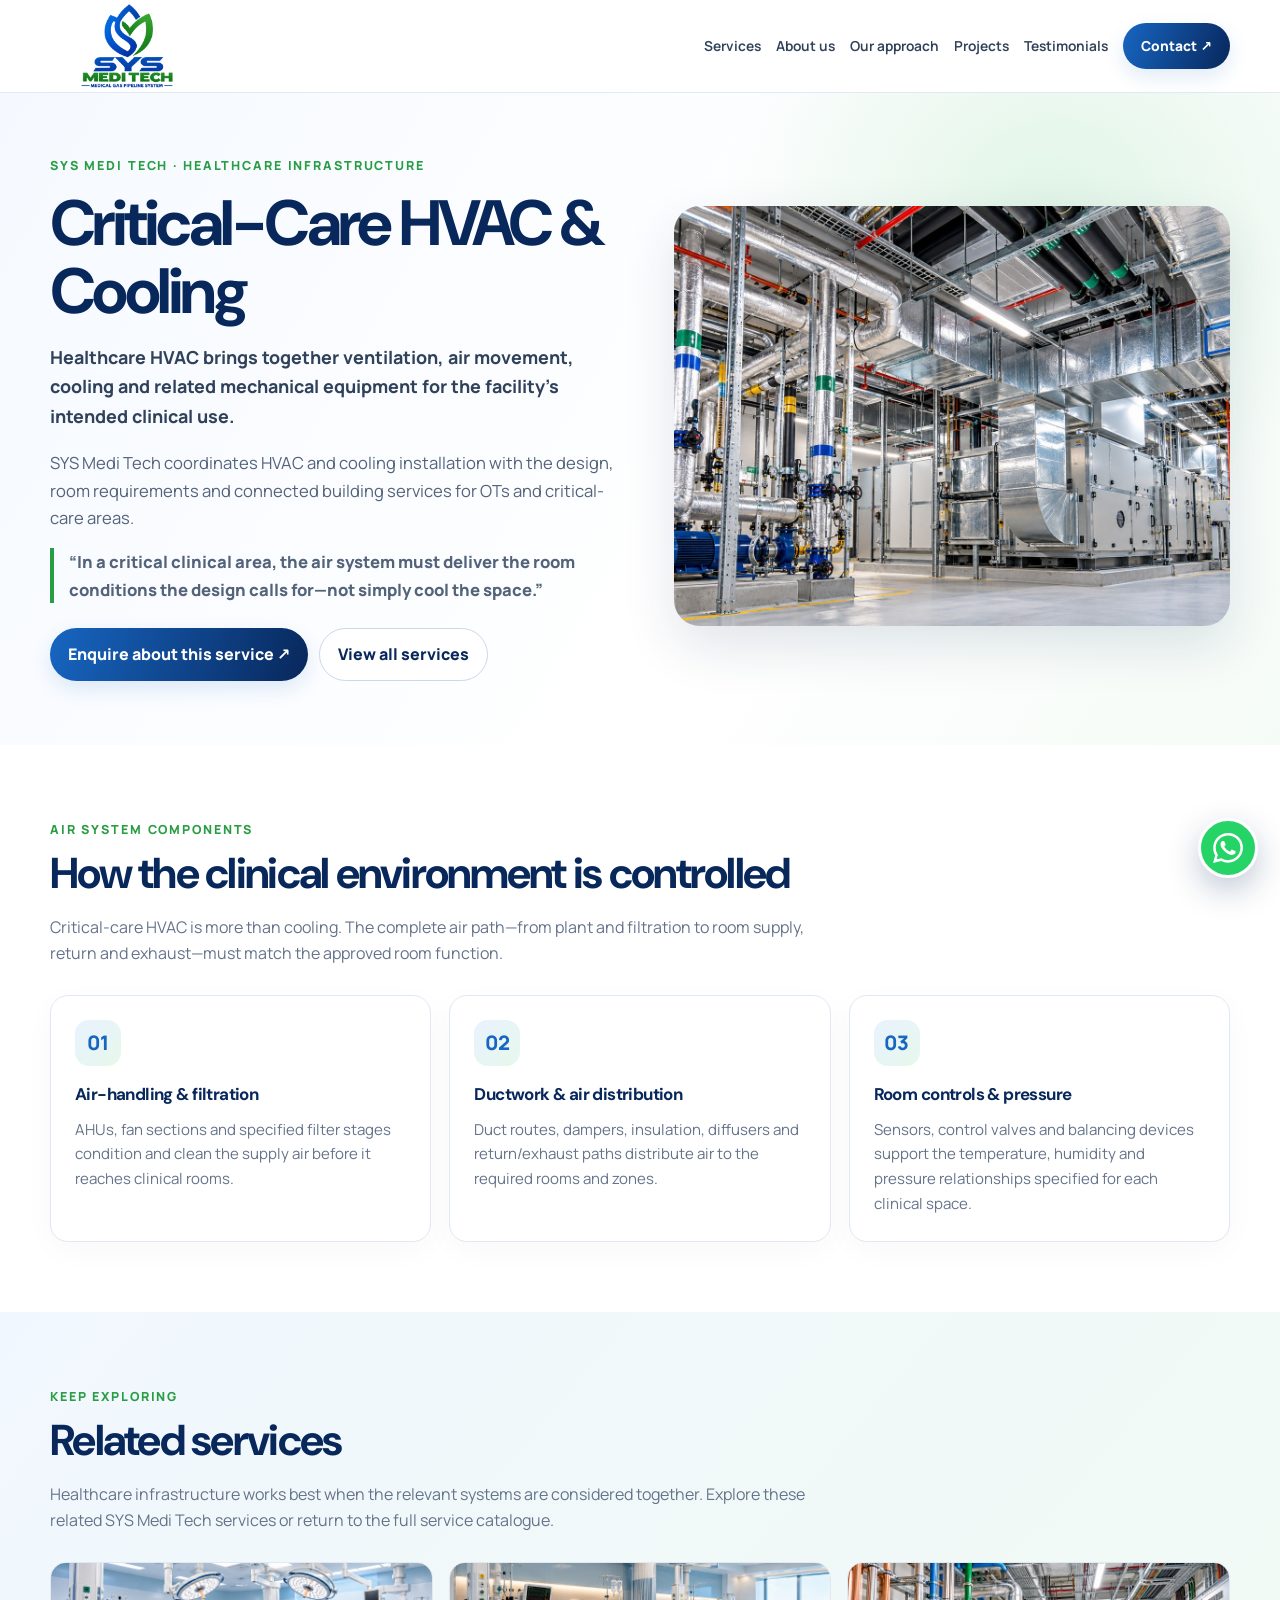
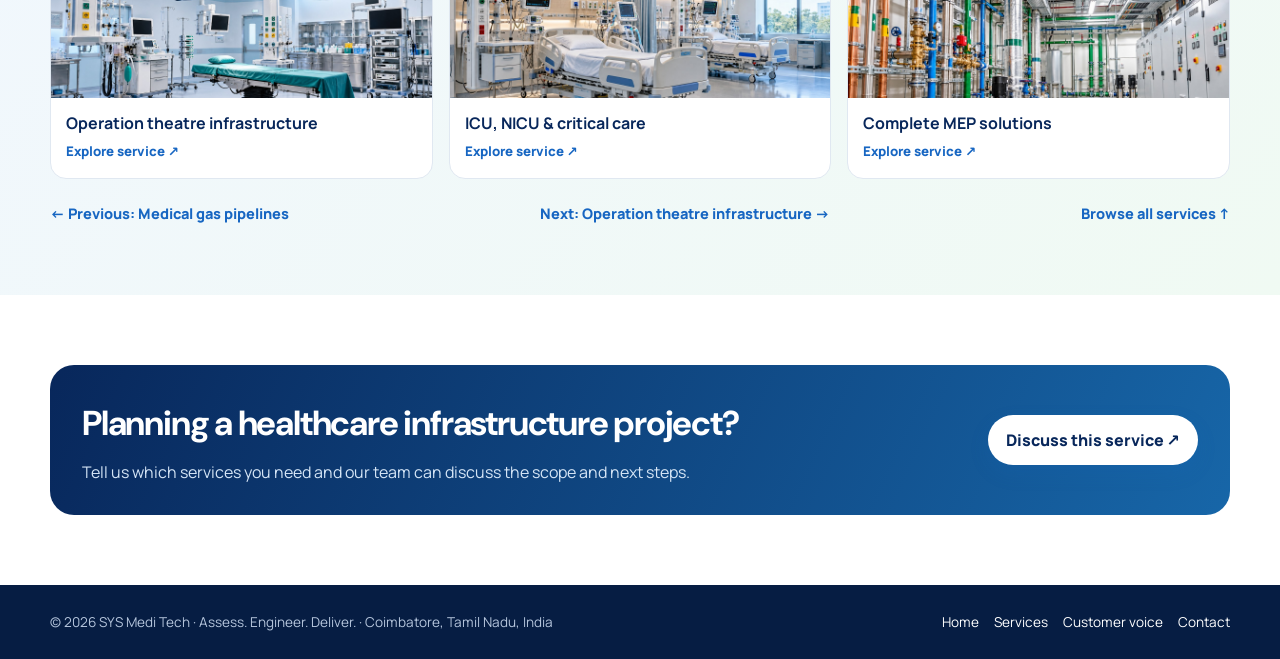
<file: critical-care-hvac.html>
<!doctype html>
<html lang="en"><head><meta charset="utf-8"><meta name="viewport" content="width=device-width,initial-scale=1"><meta name="theme-color" content="#08275b"><meta name="description" content="Healthcare HVAC brings together ventilation, air movement, cooling and related mechanical equipment for the facility’s intended clinical use. SYS Medi Tech healthcare infrastructure engineering in Coimbatore, Tamil Nadu."><title>Critical-Care HVAC &amp; Cooling | SYS Medi Tech</title><link rel="stylesheet" href="assets/detail.css"></head><body>
<header class="header"><div class="container nav"><a class="brand" href="index.html#home" aria-label="SYS Medi Tech homepage"><img src="assets/sys-medi-tech-logo.png" alt="SYS Medi Tech — Medical Gas Pipeline System"></a><button class="menu-btn" id="menuBtn" aria-label="Open navigation" aria-expanded="false">☰</button><nav class="navlinks" id="navLinks" aria-label="Main navigation"><a href="index.html#services">Services</a><a href="index.html#about">About us</a><a href="index.html#approach">Our approach</a><a href="index.html#projects">Projects</a><a href="index.html#testimonials">Testimonials</a><a class="btn btn-primary" href="index.html#contact">Contact ↗</a></nav></div></header>
<main><section class="hero"><div class="container hero-grid"><div><span class="eyebrow">SYS Medi Tech · Healthcare infrastructure</span><h1>Critical-Care HVAC &amp; Cooling</h1><p class="lead">Healthcare HVAC brings together ventilation, air movement, cooling and related mechanical equipment for the facility’s intended clinical use.</p><p>SYS Medi Tech coordinates HVAC and cooling installation with the design, room requirements and connected building services for OTs and critical-care areas.</p><p class="tagline">“In a critical clinical area, the air system must deliver the room conditions the design calls for—not simply cool the space.”</p><div class="hero-actions"><a class="btn" href="index.html?service=Critical-Care%20HVAC%20%26%20Cooling#contact">Enquire about this service ↗</a><a class="btn alt" href="index.html#services">View all services</a></div></div><div><img class="hero-photo" src="assets/hvac-plant.jpg" alt="Hospital air-handling equipment, insulated ductwork, colour-coded pipes and utility pumps" fetchpriority="high"></div></div></section>
<section><div class="container"><div class="section-head"><span class="eyebrow">Air system components</span><h2>How the clinical environment is controlled</h2><p>Critical-care HVAC is more than cooling. The complete air path—from plant and filtration to room supply, return and exhaust—must match the approved room function.</p></div><div class="detail-grid"><article class="detail-card"><div class="icon">01</div><h3>Air-handling &amp; filtration</h3><p>AHUs, fan sections and specified filter stages condition and clean the supply air before it reaches clinical rooms.</p></article><article class="detail-card"><div class="icon">02</div><h3>Ductwork &amp; air distribution</h3><p>Duct routes, dampers, insulation, diffusers and return/exhaust paths distribute air to the required rooms and zones.</p></article><article class="detail-card"><div class="icon">03</div><h3>Room controls &amp; pressure</h3><p>Sensors, control valves and balancing devices support the temperature, humidity and pressure relationships specified for each clinical space.</p></article></div></div></section>
<section class="related"><div class="container"><div class="section-head"><span class="eyebrow">Keep exploring</span><h2>Related services</h2><p class="related-intro">Healthcare infrastructure works best when the relevant systems are considered together. Explore these related SYS Medi Tech services or return to the full service catalogue.</p></div><div class="related-grid"><a class="related-card" href="operation-theatre-infrastructure.html"><img src="assets/operating-theatre.jpg" alt="Modern operating theatre with surgical lights, clinical equipment and service pendants" loading="lazy"><div class="related-copy"><strong>Operation theatre infrastructure</strong><span>Explore service ↗</span></div></a><a class="related-card" href="icu-nicu-critical-care.html"><img src="assets/icu-nicu.jpg" alt="Modern intensive care room with beds, monitoring equipment and integrated utility services" loading="lazy"><div class="related-copy"><strong>ICU, NICU &amp; critical care</strong><span>Explore service ↗</span></div></a><a class="related-card" href="mep-solutions.html"><img src="assets/mep-engineering.jpg" alt="Healthcare mechanical electrical and plumbing services with cable trays, panels and pipework" loading="lazy"><div class="related-copy"><strong>Complete MEP solutions</strong><span>Explore service ↗</span></div></a></div><div class="service-pagination"><a href="medical-gas-pipeline.html">← Previous: Medical gas pipelines</a><a href="operation-theatre-infrastructure.html">Next: Operation theatre infrastructure →</a><a href="index.html#services">Browse all services ↑</a></div></div></section>
<section><div class="container"><div class="cta"><div><h2>Planning a healthcare infrastructure project?</h2><p>Tell us which services you need and our team can discuss the scope and next steps.</p></div><a class="btn" href="index.html?service=Critical-Care%20HVAC%20%26%20Cooling#contact">Discuss this service ↗</a></div></div></section></main>
<footer><div class="container footer-inner"><span>© <span id="year"></span> SYS Medi Tech · Assess. Engineer. Deliver. · Coimbatore, Tamil Nadu, India</span><div class="footer-links"><a href="index.html#home">Home</a><a href="index.html#services">Services</a><a href="index.html#testimonials">Customer voice</a><a href="index.html#contact">Contact</a></div></div></footer>
<script>const menuBtn=document.getElementById('menuBtn'),navLinks=document.getElementById('navLinks');menuBtn.addEventListener('click',()=>{const open=navLinks.classList.toggle('open');menuBtn.setAttribute('aria-expanded',String(open));menuBtn.textContent=open?'✕':'☰';});navLinks.querySelectorAll('a').forEach(a=>a.addEventListener('click',()=>{navLinks.classList.remove('open');menuBtn.setAttribute('aria-expanded','false');menuBtn.textContent='☰';}));document.getElementById('year').textContent=new Date().getFullYear();</script>
<a class="whatsapp-float" href="https://wa.me/918870002787?text=Hello%20SYS%20Medi%20Tech%2C%20I%20would%20like%20to%20discuss%20a%20healthcare%20infrastructure%20project." target="_blank" rel="noopener noreferrer" aria-label="Chat with SYS Medi Tech on WhatsApp" title="Chat with SYS Medi Tech"><svg viewBox="0 0 24 24" aria-hidden="true"><path d="M20.52 3.48A11.82 11.82 0 0 0 12.06 0C5.5 0 .16 5.34.16 11.9c0 2.1.55 4.14 1.59 5.95L.06 24l6.34-1.66a11.9 11.9 0 0 0 5.66 1.44h.01c6.55 0 11.89-5.33 11.89-11.89a11.82 11.82 0 0 0-3.44-8.41ZM12.06 21.7h-.01a9.88 9.88 0 0 1-5.03-1.38l-.36-.21-3.76.98 1-3.66-.24-.37a9.85 9.85 0 0 1-1.51-5.26c0-5.46 4.44-9.9 9.91-9.9 2.64 0 5.12 1.03 6.99 2.9a9.85 9.85 0 0 1 2.89 7c0 5.45-4.44 9.9-9.88 9.9Zm5.43-7.41c-.3-.15-1.76-.87-2.03-.97-.27-.1-.47-.15-.67.15-.2.3-.77.97-.94 1.17-.18.2-.35.22-.65.07-.3-.15-1.25-.46-2.39-1.47-.88-.79-1.48-1.76-1.65-2.06-.18-.3-.02-.46.13-.61.13-.13.3-.35.45-.52.15-.18.2-.3.3-.5.1-.2.05-.37-.02-.52-.08-.15-.67-1.61-.92-2.21-.24-.58-.49-.5-.67-.51l-.57-.01c-.2 0-.52.07-.79.37-.28.3-1.04 1.02-1.04 2.48s1.06 2.88 1.21 3.08c.15.2 2.1 3.2 5.08 4.49.71.3 1.26.49 1.69.62.71.23 1.36.2 1.87.12.57-.08 1.76-.72 2.01-1.41.25-.7.25-1.29.17-1.41-.08-.13-.27-.2-.57-.35Z"/></svg><span class="whatsapp-tooltip">Chat on WhatsApp</span></a>
<script src="assets/site-config.js"></script>
</body></html>
</file>
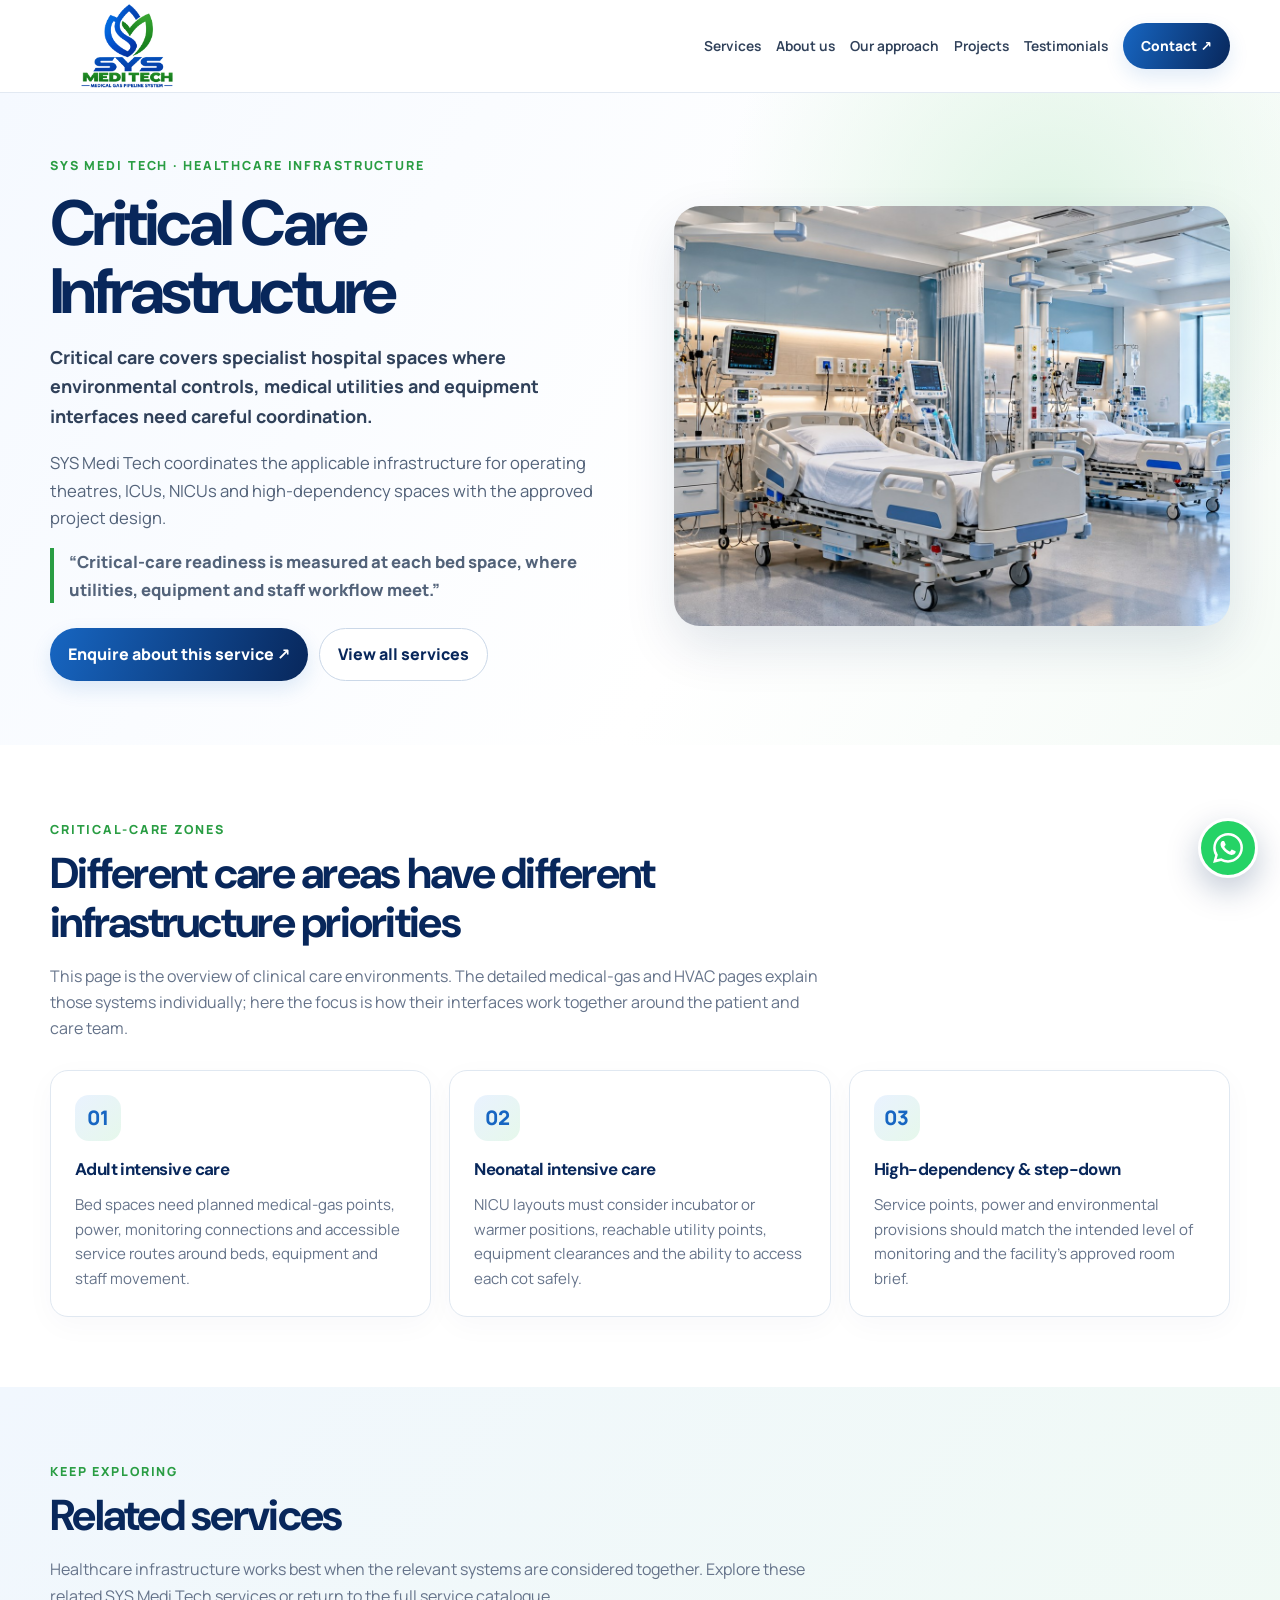
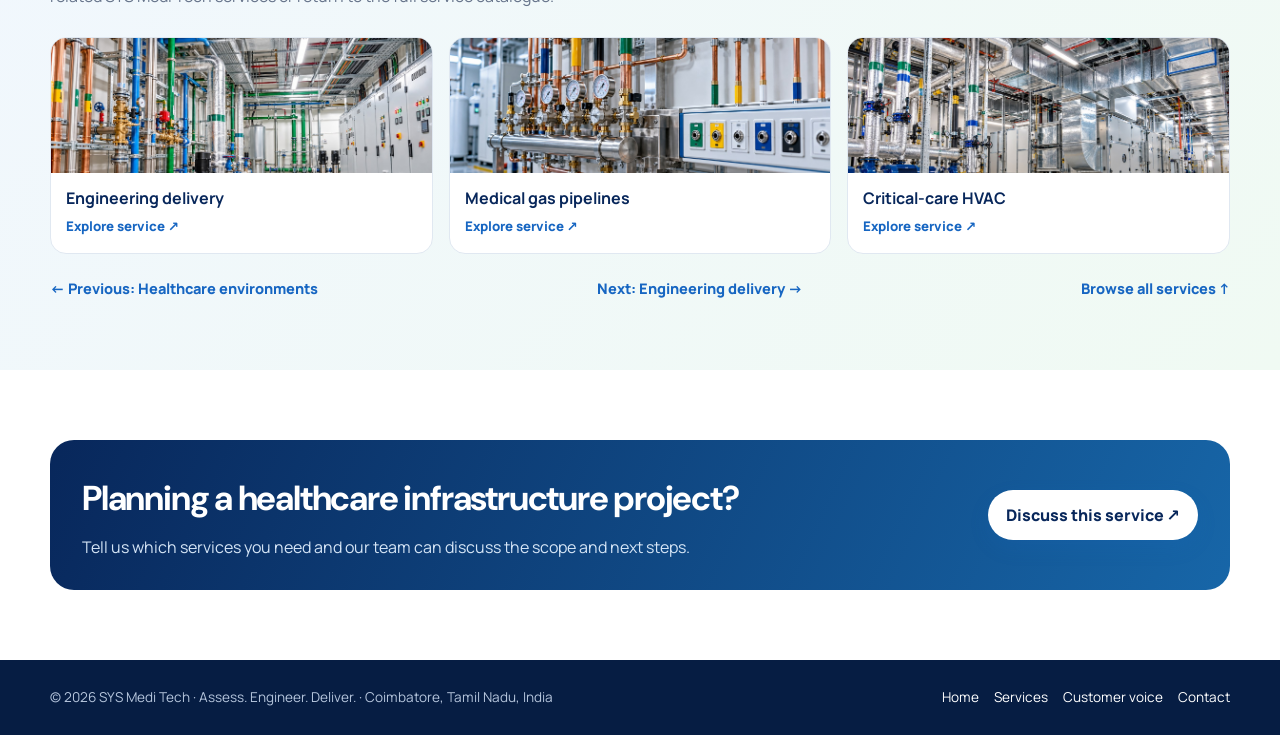
<file: critical-care.html>
<!doctype html>
<html lang="en"><head><meta charset="utf-8"><meta name="viewport" content="width=device-width,initial-scale=1"><meta name="theme-color" content="#08275b"><meta name="description" content="Critical care covers specialist hospital spaces where environmental controls, medical utilities and equipment interfaces need careful coordination. SYS Medi Tech healthcare infrastructure engineering in Coimbatore, Tamil Nadu."><title>Critical Care Infrastructure | SYS Medi Tech</title><link rel="stylesheet" href="assets/detail.css"></head><body>
<header class="header"><div class="container nav"><a class="brand" href="index.html#home" aria-label="SYS Medi Tech homepage"><img src="assets/sys-medi-tech-logo.png" alt="SYS Medi Tech — Medical Gas Pipeline System"></a><button class="menu-btn" id="menuBtn" aria-label="Open navigation" aria-expanded="false">☰</button><nav class="navlinks" id="navLinks" aria-label="Main navigation"><a href="index.html#services">Services</a><a href="index.html#about">About us</a><a href="index.html#approach">Our approach</a><a href="index.html#projects">Projects</a><a href="index.html#testimonials">Testimonials</a><a class="btn btn-primary" href="index.html#contact">Contact ↗</a></nav></div></header>
<main><section class="hero"><div class="container hero-grid"><div><span class="eyebrow">SYS Medi Tech · Healthcare infrastructure</span><h1>Critical Care Infrastructure</h1><p class="lead">Critical care covers specialist hospital spaces where environmental controls, medical utilities and equipment interfaces need careful coordination.</p><p>SYS Medi Tech coordinates the applicable infrastructure for operating theatres, ICUs, NICUs and high-dependency spaces with the approved project design.</p><p class="tagline">“Critical-care readiness is measured at each bed space, where utilities, equipment and staff workflow meet.”</p><div class="hero-actions"><a class="btn" href="index.html?service=ICU%2C%20NICU%20%26%20Critical%20Care#contact">Enquire about this service ↗</a><a class="btn alt" href="index.html#services">View all services</a></div></div><div><img class="hero-photo" src="assets/icu-nicu.jpg" alt="Modern hospital ICU with monitored care beds and integrated services" fetchpriority="high"></div></div></section>
<section><div class="container"><div class="section-head"><span class="eyebrow">Critical-care zones</span><h2>Different care areas have different infrastructure priorities</h2><p>This page is the overview of clinical care environments. The detailed medical-gas and HVAC pages explain those systems individually; here the focus is how their interfaces work together around the patient and care team.</p></div><div class="detail-grid"><article class="detail-card"><div class="icon">01</div><h3>Adult intensive care</h3><p>Bed spaces need planned medical-gas points, power, monitoring connections and accessible service routes around beds, equipment and staff movement.</p></article><article class="detail-card"><div class="icon">02</div><h3>Neonatal intensive care</h3><p>NICU layouts must consider incubator or warmer positions, reachable utility points, equipment clearances and the ability to access each cot safely.</p></article><article class="detail-card"><div class="icon">03</div><h3>High-dependency &amp; step-down</h3><p>Service points, power and environmental provisions should match the intended level of monitoring and the facility's approved room brief.</p></article></div></div></section>
<section class="related"><div class="container"><div class="section-head"><span class="eyebrow">Keep exploring</span><h2>Related services</h2><p class="related-intro">Healthcare infrastructure works best when the relevant systems are considered together. Explore these related SYS Medi Tech services or return to the full service catalogue.</p></div><div class="related-grid"><a class="related-card" href="engineering-delivery.html"><img src="assets/mep-engineering.jpg" alt="Orderly hospital engineering plant room with mechanical, electrical and plumbing systems" loading="lazy"><div class="related-copy"><strong>Engineering delivery</strong><span>Explore service ↗</span></div></a><a class="related-card" href="medical-gas-pipeline.html"><img src="assets/medical-gas-pipeline.jpg" alt="Polished copper medical gas pipelines, stainless manifolds, gauges and outlet terminals" loading="lazy"><div class="related-copy"><strong>Medical gas pipelines</strong><span>Explore service ↗</span></div></a><a class="related-card" href="critical-care-hvac.html"><img src="assets/hvac-plant.jpg" alt="Hospital air-handling equipment, insulated ductwork, colour-coded pipes and utility pumps" loading="lazy"><div class="related-copy"><strong>Critical-care HVAC</strong><span>Explore service ↗</span></div></a></div><div class="service-pagination"><a href="healthcare-environments.html">← Previous: Healthcare environments</a><a href="engineering-delivery.html">Next: Engineering delivery →</a><a href="index.html#services">Browse all services ↑</a></div></div></section>
<section><div class="container"><div class="cta"><div><h2>Planning a healthcare infrastructure project?</h2><p>Tell us which services you need and our team can discuss the scope and next steps.</p></div><a class="btn" href="index.html?service=ICU%2C%20NICU%20%26%20Critical%20Care#contact">Discuss this service ↗</a></div></div></section></main>
<footer><div class="container footer-inner"><span>© <span id="year"></span> SYS Medi Tech · Assess. Engineer. Deliver. · Coimbatore, Tamil Nadu, India</span><div class="footer-links"><a href="index.html#home">Home</a><a href="index.html#services">Services</a><a href="index.html#testimonials">Customer voice</a><a href="index.html#contact">Contact</a></div></div></footer>
<script>const menuBtn=document.getElementById('menuBtn'),navLinks=document.getElementById('navLinks');menuBtn.addEventListener('click',()=>{const open=navLinks.classList.toggle('open');menuBtn.setAttribute('aria-expanded',String(open));menuBtn.textContent=open?'✕':'☰';});navLinks.querySelectorAll('a').forEach(a=>a.addEventListener('click',()=>{navLinks.classList.remove('open');menuBtn.setAttribute('aria-expanded','false');menuBtn.textContent='☰';}));document.getElementById('year').textContent=new Date().getFullYear();</script>
<a class="whatsapp-float" href="https://wa.me/918870002787?text=Hello%20SYS%20Medi%20Tech%2C%20I%20would%20like%20to%20discuss%20a%20healthcare%20infrastructure%20project." target="_blank" rel="noopener noreferrer" aria-label="Chat with SYS Medi Tech on WhatsApp" title="Chat with SYS Medi Tech"><svg viewBox="0 0 24 24" aria-hidden="true"><path d="M20.52 3.48A11.82 11.82 0 0 0 12.06 0C5.5 0 .16 5.34.16 11.9c0 2.1.55 4.14 1.59 5.95L.06 24l6.34-1.66a11.9 11.9 0 0 0 5.66 1.44h.01c6.55 0 11.89-5.33 11.89-11.89a11.82 11.82 0 0 0-3.44-8.41ZM12.06 21.7h-.01a9.88 9.88 0 0 1-5.03-1.38l-.36-.21-3.76.98 1-3.66-.24-.37a9.85 9.85 0 0 1-1.51-5.26c0-5.46 4.44-9.9 9.91-9.9 2.64 0 5.12 1.03 6.99 2.9a9.85 9.85 0 0 1 2.89 7c0 5.45-4.44 9.9-9.88 9.9Zm5.43-7.41c-.3-.15-1.76-.87-2.03-.97-.27-.1-.47-.15-.67.15-.2.3-.77.97-.94 1.17-.18.2-.35.22-.65.07-.3-.15-1.25-.46-2.39-1.47-.88-.79-1.48-1.76-1.65-2.06-.18-.3-.02-.46.13-.61.13-.13.3-.35.45-.52.15-.18.2-.3.3-.5.1-.2.05-.37-.02-.52-.08-.15-.67-1.61-.92-2.21-.24-.58-.49-.5-.67-.51l-.57-.01c-.2 0-.52.07-.79.37-.28.3-1.04 1.02-1.04 2.48s1.06 2.88 1.21 3.08c.15.2 2.1 3.2 5.08 4.49.71.3 1.26.49 1.69.62.71.23 1.36.2 1.87.12.57-.08 1.76-.72 2.01-1.41.25-.7.25-1.29.17-1.41-.08-.13-.27-.2-.57-.35Z"/></svg><span class="whatsapp-tooltip">Chat on WhatsApp</span></a>
<script src="assets/site-config.js"></script>
</body></html>
</file>
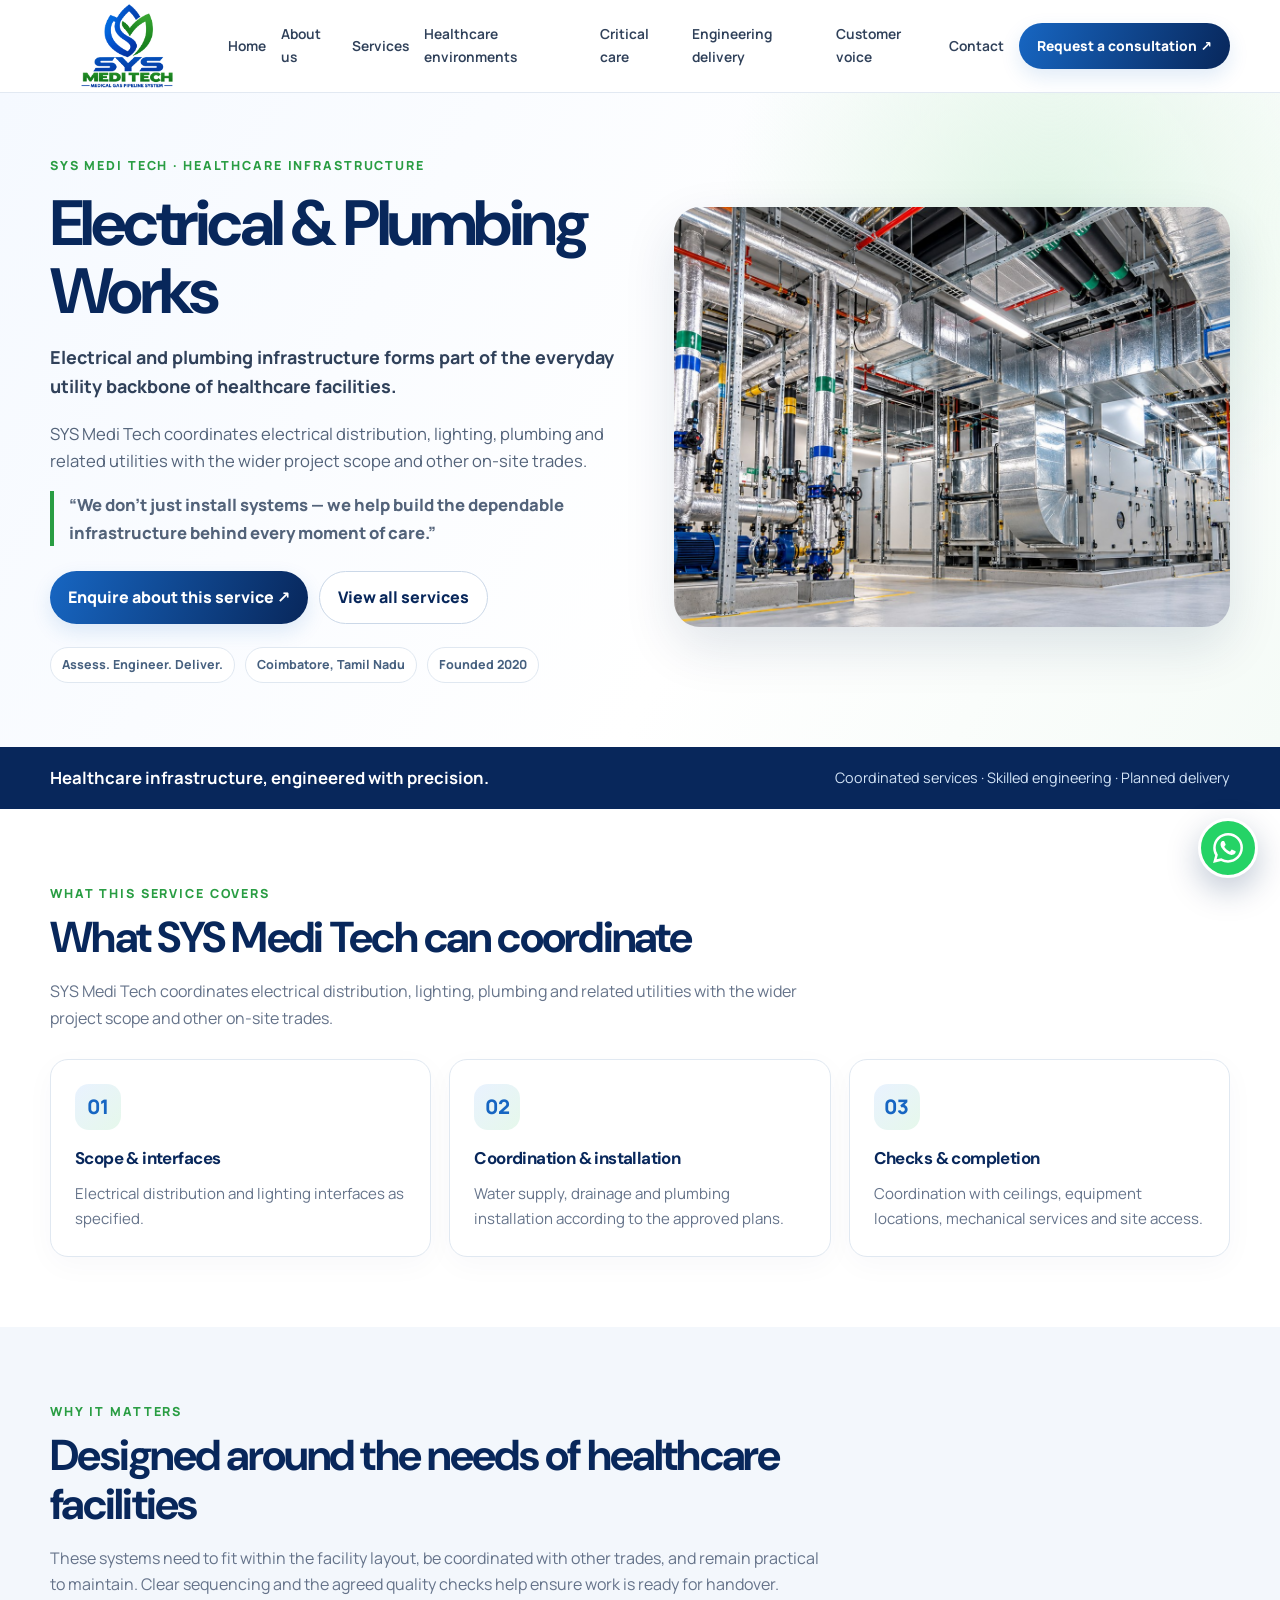
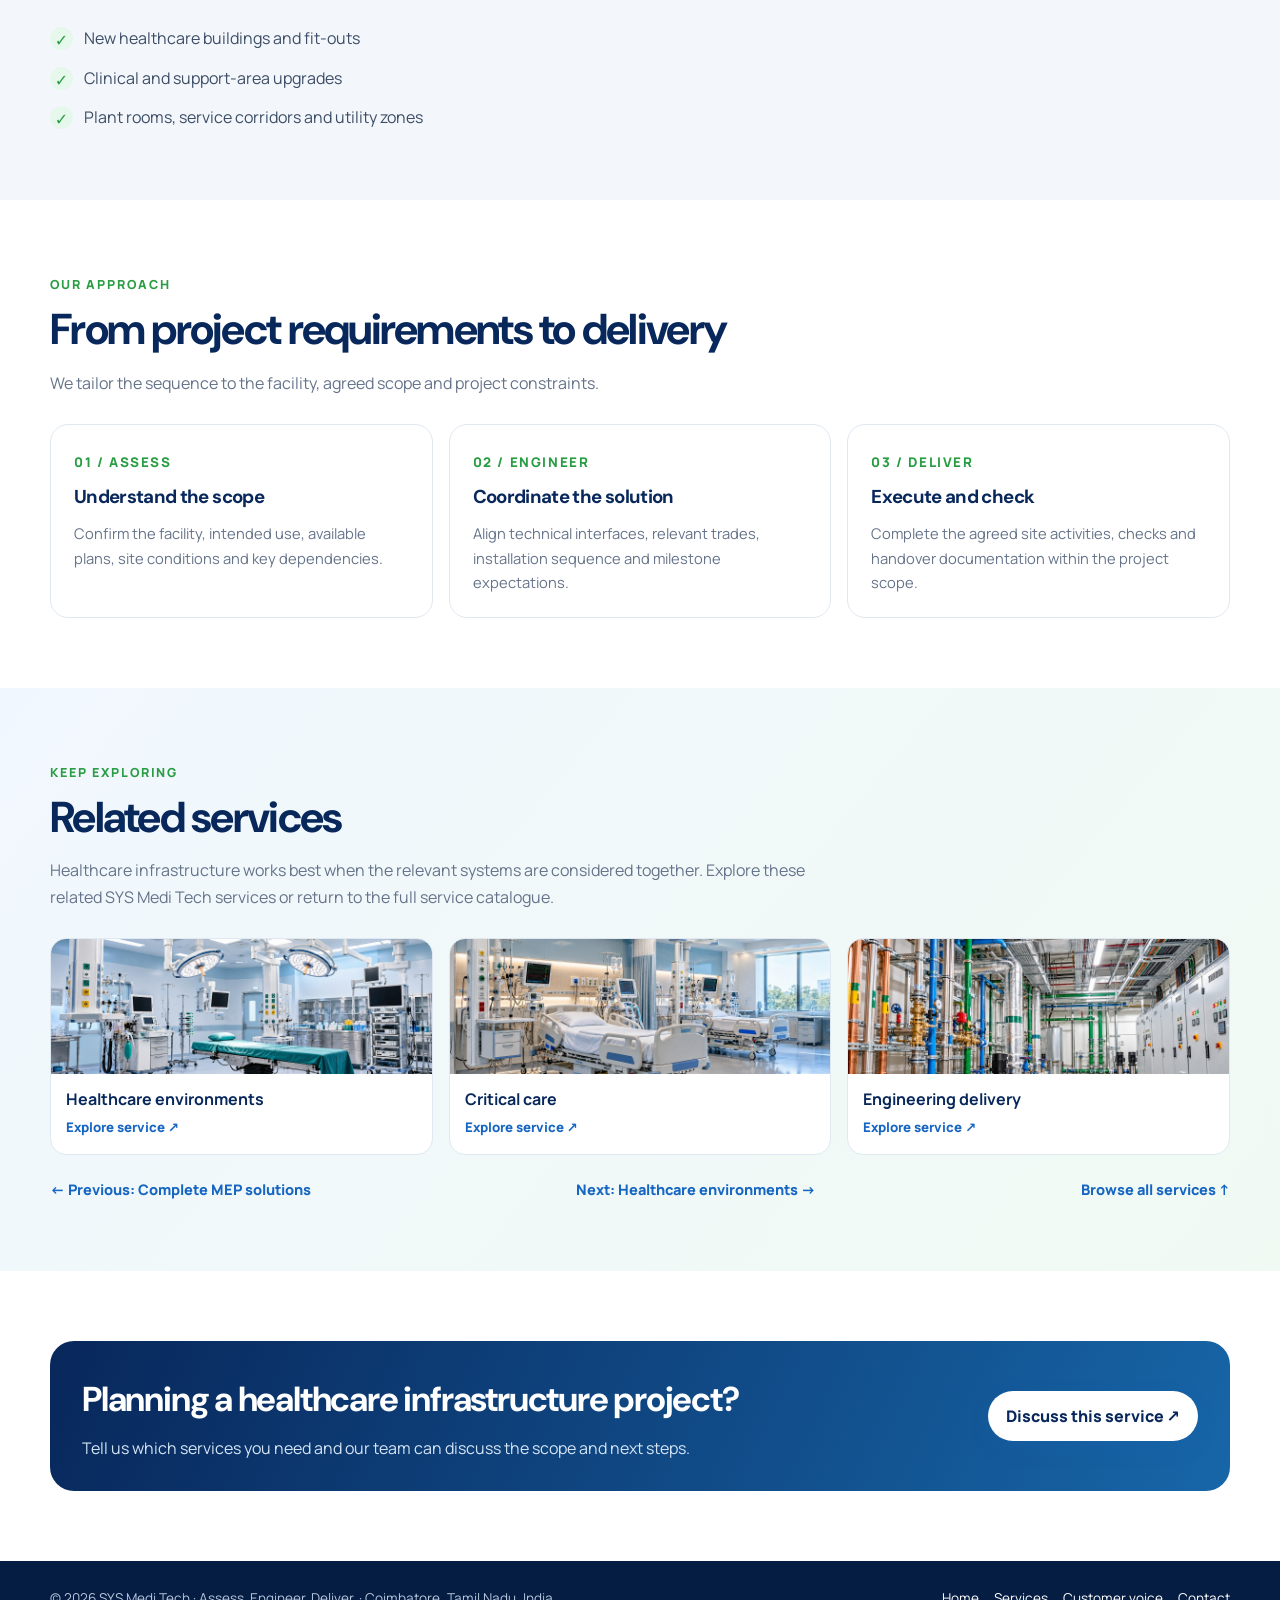
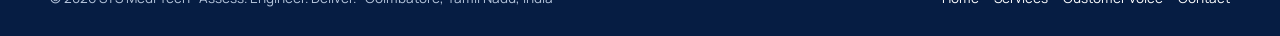
<file: electrical-plumbing-works.html>
<!doctype html>
<html lang="en"><head><meta charset="utf-8"><meta name="viewport" content="width=device-width,initial-scale=1"><meta name="theme-color" content="#08275b"><meta name="description" content="Electrical and plumbing infrastructure forms part of the everyday utility backbone of healthcare facilities. SYS Medi Tech healthcare infrastructure engineering in Coimbatore, Tamil Nadu."><title>Electrical &amp; Plumbing Works | SYS Medi Tech</title><link rel="stylesheet" href="assets/detail.css"></head><body>
<header class="header"><div class="container nav"><a class="brand" href="index.html#home" aria-label="SYS Medi Tech homepage"><img src="assets/sys-medi-tech-logo.png" alt="SYS Medi Tech — Medical Gas Pipeline System"></a><button class="menu-btn" id="menuBtn" aria-label="Open navigation" aria-expanded="false">☰</button><nav class="navlinks" id="navLinks" aria-label="Main navigation"><a href="index.html#home">Home</a><a href="index.html#about">About us</a><a href="index.html#services">Services</a><a href="healthcare-environments.html">Healthcare environments</a><a href="critical-care.html">Critical care</a><a href="engineering-delivery.html">Engineering delivery</a><a href="index.html#testimonials">Customer voice</a><a href="index.html#contact">Contact</a><a class="btn" href="index.html?service=Electrical%20%26%20Plumbing%20Works#contact">Request a consultation ↗</a></nav></div></header>
<main><section class="hero"><div class="container hero-grid"><div><span class="eyebrow">SYS Medi Tech · Healthcare infrastructure</span><h1>Electrical &amp; Plumbing Works</h1><p class="lead">Electrical and plumbing infrastructure forms part of the everyday utility backbone of healthcare facilities.</p><p>SYS Medi Tech coordinates electrical distribution, lighting, plumbing and related utilities with the wider project scope and other on-site trades.</p><p class="tagline">“We don’t just install systems — we help build the dependable infrastructure behind every moment of care.”</p><div class="hero-actions"><a class="btn" href="index.html?service=Electrical%20%26%20Plumbing%20Works#contact">Enquire about this service ↗</a><a class="btn alt" href="index.html#services">View all services</a></div><div class="proof-line"><span>Assess. Engineer. Deliver.</span><span>Coimbatore, Tamil Nadu</span><span>Founded 2020</span></div></div><div><img class="hero-photo" src="assets/electrical-plumbing.jpg" alt="Hospital utility room with electrical distribution cabinets, cable routes and colour-coded pipework" fetchpriority="high"></div></div></section>
<div class="stripe"><div class="container stripe-inner"><strong>Healthcare infrastructure, engineered with precision.</strong><span>Coordinated services · Skilled engineering · Planned delivery</span></div></div>
<section><div class="container"><div class="section-head"><span class="eyebrow">What this service covers</span><h2>What SYS Medi Tech can coordinate</h2><p>SYS Medi Tech coordinates electrical distribution, lighting, plumbing and related utilities with the wider project scope and other on-site trades.</p></div><div class="detail-grid"><article class="detail-card"><div class="icon">01</div><h3>Scope &amp; interfaces</h3><p>Electrical distribution and lighting interfaces as specified.</p></article><article class="detail-card"><div class="icon">02</div><h3>Coordination &amp; installation</h3><p>Water supply, drainage and plumbing installation according to the approved plans.</p></article><article class="detail-card"><div class="icon">03</div><h3>Checks &amp; completion</h3><p>Coordination with ceilings, equipment locations, mechanical services and site access.</p></article></div></div></section>
<section class="pale"><div class="container"><div class="section-head"><span class="eyebrow">Why it matters</span><h2>Designed around the needs of healthcare facilities</h2><p>These systems need to fit within the facility layout, be coordinated with other trades, and remain practical to maintain. Clear sequencing and the agreed quality checks help ensure work is ready for handover.</p></div><ul class="tick-list"><li>New healthcare buildings and fit-outs</li><li>Clinical and support-area upgrades</li><li>Plant rooms, service corridors and utility zones</li></ul></div></section>
<section><div class="container"><div class="section-head"><span class="eyebrow">Our approach</span><h2>From project requirements to delivery</h2><p>We tailor the sequence to the facility, agreed scope and project constraints.</p></div><div class="steps"><article class="step"><small>01 / ASSESS</small><h3>Understand the scope</h3><p>Confirm the facility, intended use, available plans, site conditions and key dependencies.</p></article><article class="step"><small>02 / ENGINEER</small><h3>Coordinate the solution</h3><p>Align technical interfaces, relevant trades, installation sequence and milestone expectations.</p></article><article class="step"><small>03 / DELIVER</small><h3>Execute and check</h3><p>Complete the agreed site activities, checks and handover documentation within the project scope.</p></article></div></div></section>
<section class="related"><div class="container"><div class="section-head"><span class="eyebrow">Keep exploring</span><h2>Related services</h2><p class="related-intro">Healthcare infrastructure works best when the relevant systems are considered together. Explore these related SYS Medi Tech services or return to the full service catalogue.</p></div><div class="related-grid"><a class="related-card" href="healthcare-environments.html"><img src="assets/operating-theatre.jpg" alt="Bright, modern clinical operating environment with organized equipment and integrated utilities" loading="lazy"><div class="related-copy"><strong>Healthcare environments</strong><span>Explore service ↗</span></div></a><a class="related-card" href="critical-care.html"><img src="assets/icu-nicu.jpg" alt="Modern hospital ICU with monitored care beds and integrated services" loading="lazy"><div class="related-copy"><strong>Critical care</strong><span>Explore service ↗</span></div></a><a class="related-card" href="engineering-delivery.html"><img src="assets/mep-engineering.jpg" alt="Orderly hospital engineering plant room with mechanical, electrical and plumbing systems" loading="lazy"><div class="related-copy"><strong>Engineering delivery</strong><span>Explore service ↗</span></div></a></div><div class="service-pagination"><a href="mep-solutions.html">← Previous: Complete MEP solutions</a><a href="healthcare-environments.html">Next: Healthcare environments →</a><a href="index.html#services">Browse all services ↑</a></div></div></section>
<section><div class="container"><div class="cta"><div><h2>Planning a healthcare infrastructure project?</h2><p>Tell us which services you need and our team can discuss the scope and next steps.</p></div><a class="btn" href="index.html?service=Electrical%20%26%20Plumbing%20Works#contact">Discuss this service ↗</a></div></div></section></main>
<footer><div class="container footer-inner"><span>© <span id="year"></span> SYS Medi Tech · Assess. Engineer. Deliver. · Coimbatore, Tamil Nadu, India</span><div class="footer-links"><a href="index.html#home">Home</a><a href="index.html#services">Services</a><a href="index.html#testimonials">Customer voice</a><a href="index.html#contact">Contact</a></div></div></footer>
<script>const menuBtn=document.getElementById('menuBtn'),navLinks=document.getElementById('navLinks');menuBtn.addEventListener('click',()=>{const open=navLinks.classList.toggle('open');menuBtn.setAttribute('aria-expanded',String(open));menuBtn.textContent=open?'✕':'☰';});navLinks.querySelectorAll('a').forEach(a=>a.addEventListener('click',()=>{navLinks.classList.remove('open');menuBtn.setAttribute('aria-expanded','false');menuBtn.textContent='☰';}));document.getElementById('year').textContent=new Date().getFullYear();</script>
<a class="whatsapp-float" href="https://wa.me/918870002787?text=Hello%20SYS%20Medi%20Tech%2C%20I%20would%20like%20to%20discuss%20a%20healthcare%20infrastructure%20project." target="_blank" rel="noopener noreferrer" aria-label="Chat with SYS Medi Tech on WhatsApp" title="Chat with SYS Medi Tech"><svg viewBox="0 0 24 24" aria-hidden="true"><path d="M20.52 3.48A11.82 11.82 0 0 0 12.06 0C5.5 0 .16 5.34.16 11.9c0 2.1.55 4.14 1.59 5.95L.06 24l6.34-1.66a11.9 11.9 0 0 0 5.66 1.44h.01c6.55 0 11.89-5.33 11.89-11.89a11.82 11.82 0 0 0-3.44-8.41ZM12.06 21.7h-.01a9.88 9.88 0 0 1-5.03-1.38l-.36-.21-3.76.98 1-3.66-.24-.37a9.85 9.85 0 0 1-1.51-5.26c0-5.46 4.44-9.9 9.91-9.9 2.64 0 5.12 1.03 6.99 2.9a9.85 9.85 0 0 1 2.89 7c0 5.45-4.44 9.9-9.88 9.9Zm5.43-7.41c-.3-.15-1.76-.87-2.03-.97-.27-.1-.47-.15-.67.15-.2.3-.77.97-.94 1.17-.18.2-.35.22-.65.07-.3-.15-1.25-.46-2.39-1.47-.88-.79-1.48-1.76-1.65-2.06-.18-.3-.02-.46.13-.61.13-.13.3-.35.45-.52.15-.18.2-.3.3-.5.1-.2.05-.37-.02-.52-.08-.15-.67-1.61-.92-2.21-.24-.58-.49-.5-.67-.51l-.57-.01c-.2 0-.52.07-.79.37-.28.3-1.04 1.02-1.04 2.48s1.06 2.88 1.21 3.08c.15.2 2.1 3.2 5.08 4.49.71.3 1.26.49 1.69.62.71.23 1.36.2 1.87.12.57-.08 1.76-.72 2.01-1.41.25-.7.25-1.29.17-1.41-.08-.13-.27-.2-.57-.35Z"/></svg><span class="whatsapp-tooltip">Chat on WhatsApp</span></a>
<script src="assets/site-config.js"></script>
</body></html>
</file>
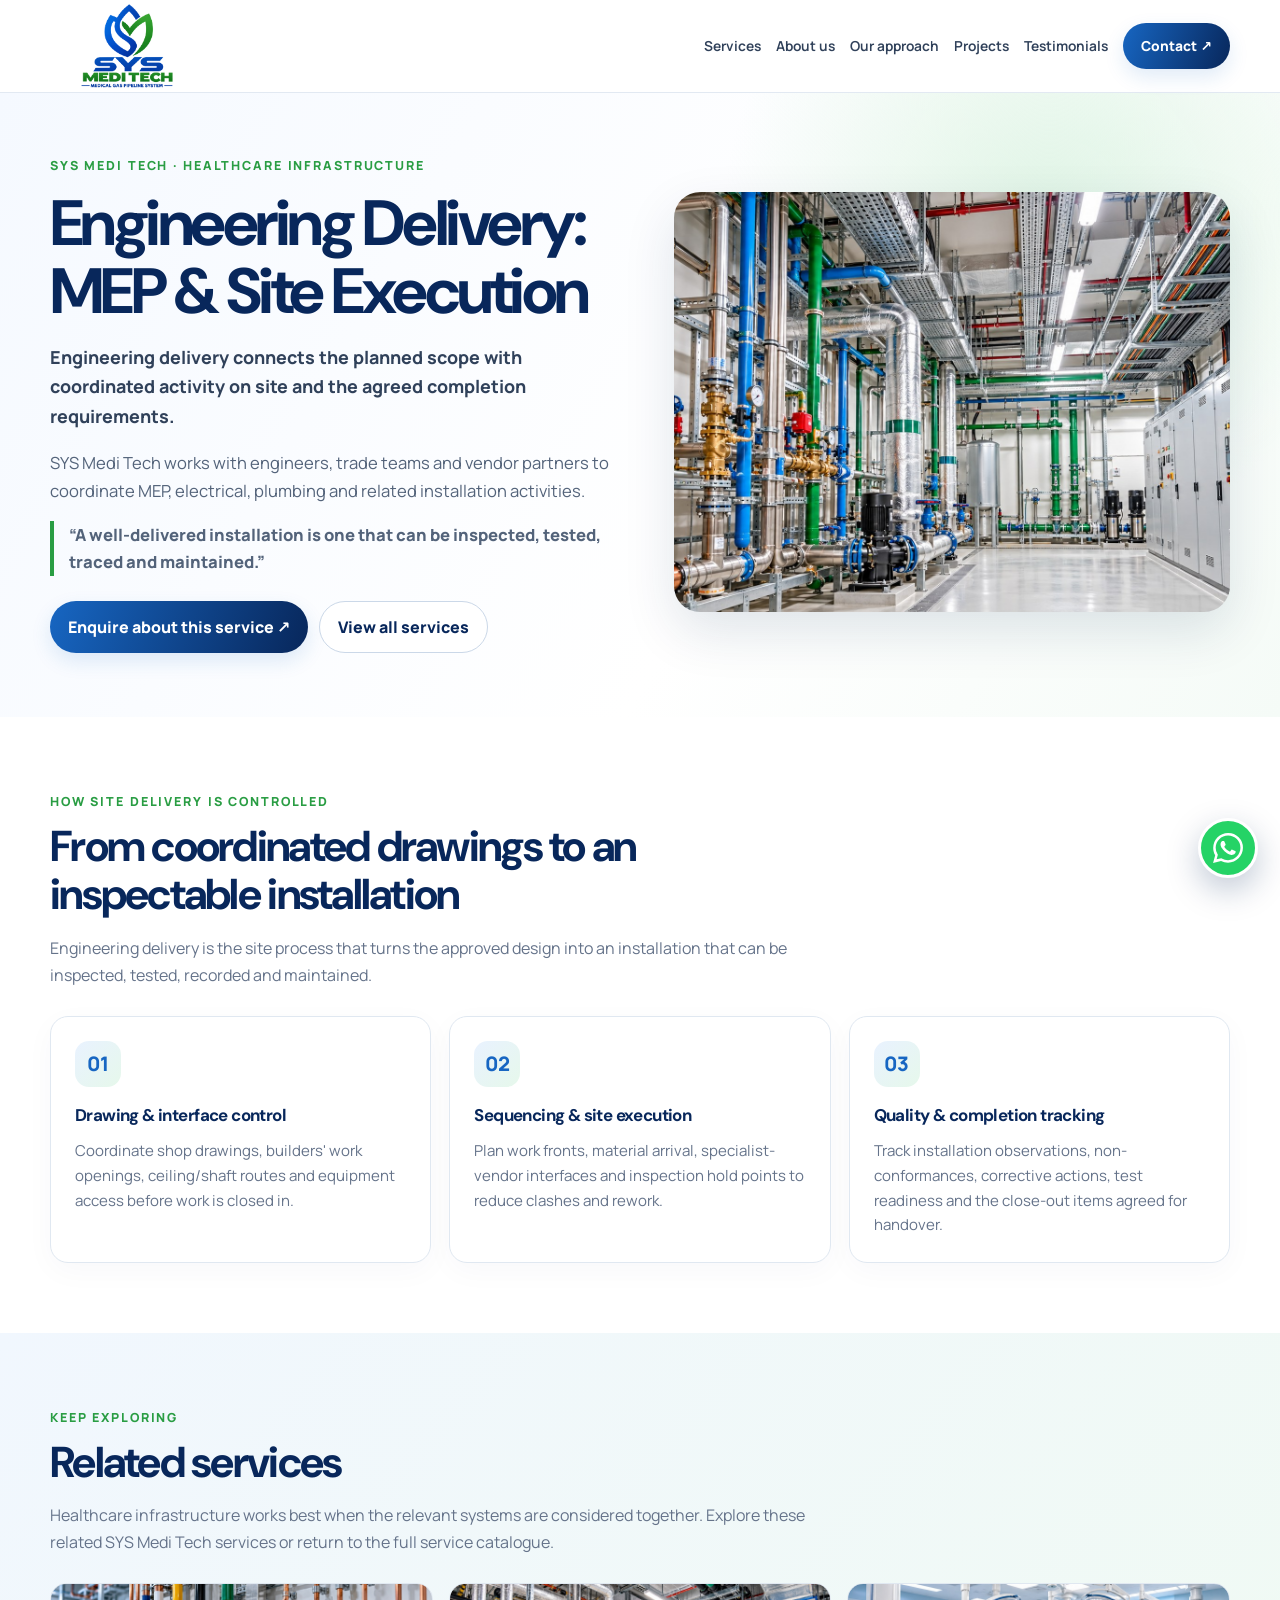
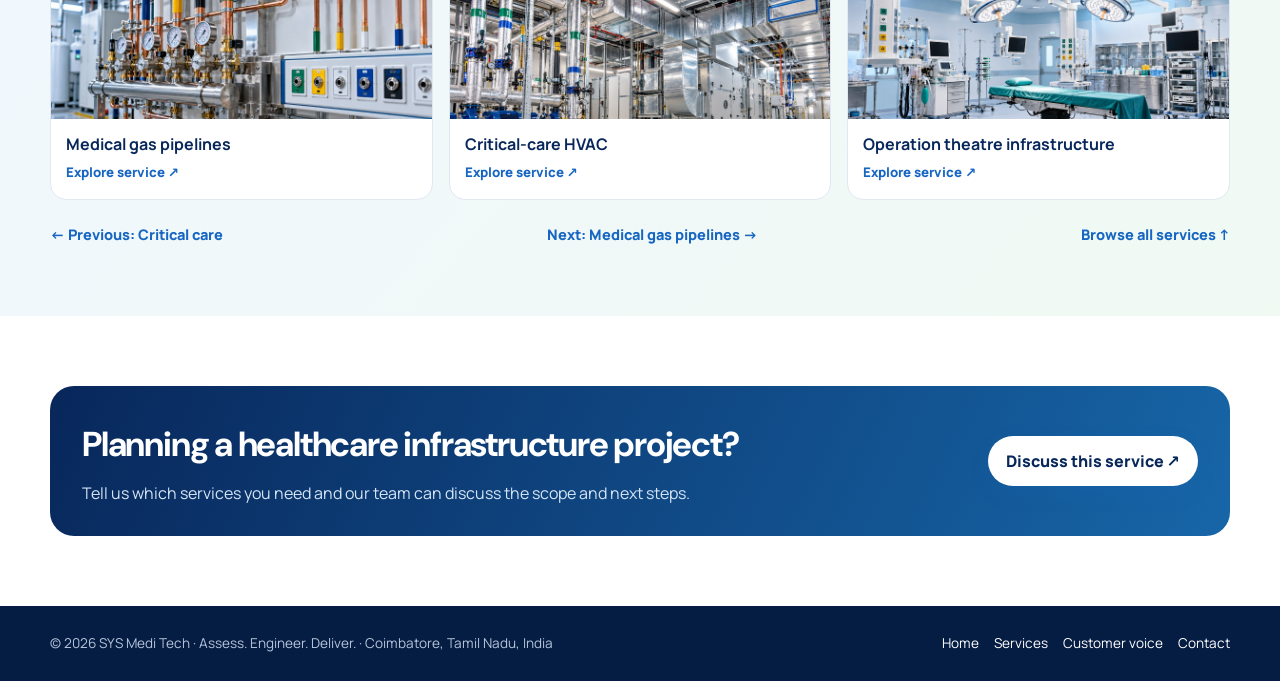
<file: engineering-delivery.html>
<!doctype html>
<html lang="en"><head><meta charset="utf-8"><meta name="viewport" content="width=device-width,initial-scale=1"><meta name="theme-color" content="#08275b"><meta name="description" content="Engineering delivery connects the planned scope with coordinated activity on site and the agreed completion requirements. SYS Medi Tech healthcare infrastructure engineering in Coimbatore, Tamil Nadu."><title>Engineering Delivery: MEP &amp; Site Execution | SYS Medi Tech</title><link rel="stylesheet" href="assets/detail.css"></head><body>
<header class="header"><div class="container nav"><a class="brand" href="index.html#home" aria-label="SYS Medi Tech homepage"><img src="assets/sys-medi-tech-logo.png" alt="SYS Medi Tech — Medical Gas Pipeline System"></a><button class="menu-btn" id="menuBtn" aria-label="Open navigation" aria-expanded="false">☰</button><nav class="navlinks" id="navLinks" aria-label="Main navigation"><a href="index.html#services">Services</a><a href="index.html#about">About us</a><a href="index.html#approach">Our approach</a><a href="index.html#projects">Projects</a><a href="index.html#testimonials">Testimonials</a><a class="btn btn-primary" href="index.html#contact">Contact ↗</a></nav></div></header>
<main><section class="hero"><div class="container hero-grid"><div><span class="eyebrow">SYS Medi Tech · Healthcare infrastructure</span><h1>Engineering Delivery: MEP &amp; Site Execution</h1><p class="lead">Engineering delivery connects the planned scope with coordinated activity on site and the agreed completion requirements.</p><p>SYS Medi Tech works with engineers, trade teams and vendor partners to coordinate MEP, electrical, plumbing and related installation activities.</p><p class="tagline">“A well-delivered installation is one that can be inspected, tested, traced and maintained.”</p><div class="hero-actions"><a class="btn" href="index.html?service=Complete%20MEP%20Solutions#contact">Enquire about this service ↗</a><a class="btn alt" href="index.html#services">View all services</a></div></div><div><img class="hero-photo" src="assets/mep-engineering.jpg" alt="Orderly hospital engineering plant room with mechanical, electrical and plumbing systems" fetchpriority="high"></div></div></section>
<section><div class="container"><div class="section-head"><span class="eyebrow">How site delivery is controlled</span><h2>From coordinated drawings to an inspectable installation</h2><p>Engineering delivery is the site process that turns the approved design into an installation that can be inspected, tested, recorded and maintained.</p></div><div class="detail-grid"><article class="detail-card"><div class="icon">01</div><h3>Drawing &amp; interface control</h3><p>Coordinate shop drawings, builders' work openings, ceiling/shaft routes and equipment access before work is closed in.</p></article><article class="detail-card"><div class="icon">02</div><h3>Sequencing &amp; site execution</h3><p>Plan work fronts, material arrival, specialist-vendor interfaces and inspection hold points to reduce clashes and rework.</p></article><article class="detail-card"><div class="icon">03</div><h3>Quality &amp; completion tracking</h3><p>Track installation observations, non-conformances, corrective actions, test readiness and the close-out items agreed for handover.</p></article></div></div></section>
<section class="related"><div class="container"><div class="section-head"><span class="eyebrow">Keep exploring</span><h2>Related services</h2><p class="related-intro">Healthcare infrastructure works best when the relevant systems are considered together. Explore these related SYS Medi Tech services or return to the full service catalogue.</p></div><div class="related-grid"><a class="related-card" href="medical-gas-pipeline.html"><img src="assets/medical-gas-pipeline.jpg" alt="Polished copper medical gas pipelines, stainless manifolds, gauges and outlet terminals" loading="lazy"><div class="related-copy"><strong>Medical gas pipelines</strong><span>Explore service ↗</span></div></a><a class="related-card" href="critical-care-hvac.html"><img src="assets/hvac-plant.jpg" alt="Hospital air-handling equipment, insulated ductwork, colour-coded pipes and utility pumps" loading="lazy"><div class="related-copy"><strong>Critical-care HVAC</strong><span>Explore service ↗</span></div></a><a class="related-card" href="operation-theatre-infrastructure.html"><img src="assets/operating-theatre.jpg" alt="Modern operating theatre with surgical lights, clinical equipment and service pendants" loading="lazy"><div class="related-copy"><strong>Operation theatre infrastructure</strong><span>Explore service ↗</span></div></a></div><div class="service-pagination"><a href="critical-care.html">← Previous: Critical care</a><a href="medical-gas-pipeline.html">Next: Medical gas pipelines →</a><a href="index.html#services">Browse all services ↑</a></div></div></section>
<section><div class="container"><div class="cta"><div><h2>Planning a healthcare infrastructure project?</h2><p>Tell us which services you need and our team can discuss the scope and next steps.</p></div><a class="btn" href="index.html?service=Complete%20MEP%20Solutions#contact">Discuss this service ↗</a></div></div></section></main>
<footer><div class="container footer-inner"><span>© <span id="year"></span> SYS Medi Tech · Assess. Engineer. Deliver. · Coimbatore, Tamil Nadu, India</span><div class="footer-links"><a href="index.html#home">Home</a><a href="index.html#services">Services</a><a href="index.html#testimonials">Customer voice</a><a href="index.html#contact">Contact</a></div></div></footer>
<script>const menuBtn=document.getElementById('menuBtn'),navLinks=document.getElementById('navLinks');menuBtn.addEventListener('click',()=>{const open=navLinks.classList.toggle('open');menuBtn.setAttribute('aria-expanded',String(open));menuBtn.textContent=open?'✕':'☰';});navLinks.querySelectorAll('a').forEach(a=>a.addEventListener('click',()=>{navLinks.classList.remove('open');menuBtn.setAttribute('aria-expanded','false');menuBtn.textContent='☰';}));document.getElementById('year').textContent=new Date().getFullYear();</script>
<a class="whatsapp-float" href="https://wa.me/918870002787?text=Hello%20SYS%20Medi%20Tech%2C%20I%20would%20like%20to%20discuss%20a%20healthcare%20infrastructure%20project." target="_blank" rel="noopener noreferrer" aria-label="Chat with SYS Medi Tech on WhatsApp" title="Chat with SYS Medi Tech"><svg viewBox="0 0 24 24" aria-hidden="true"><path d="M20.52 3.48A11.82 11.82 0 0 0 12.06 0C5.5 0 .16 5.34.16 11.9c0 2.1.55 4.14 1.59 5.95L.06 24l6.34-1.66a11.9 11.9 0 0 0 5.66 1.44h.01c6.55 0 11.89-5.33 11.89-11.89a11.82 11.82 0 0 0-3.44-8.41ZM12.06 21.7h-.01a9.88 9.88 0 0 1-5.03-1.38l-.36-.21-3.76.98 1-3.66-.24-.37a9.85 9.85 0 0 1-1.51-5.26c0-5.46 4.44-9.9 9.91-9.9 2.64 0 5.12 1.03 6.99 2.9a9.85 9.85 0 0 1 2.89 7c0 5.45-4.44 9.9-9.88 9.9Zm5.43-7.41c-.3-.15-1.76-.87-2.03-.97-.27-.1-.47-.15-.67.15-.2.3-.77.97-.94 1.17-.18.2-.35.22-.65.07-.3-.15-1.25-.46-2.39-1.47-.88-.79-1.48-1.76-1.65-2.06-.18-.3-.02-.46.13-.61.13-.13.3-.35.45-.52.15-.18.2-.3.3-.5.1-.2.05-.37-.02-.52-.08-.15-.67-1.61-.92-2.21-.24-.58-.49-.5-.67-.51l-.57-.01c-.2 0-.52.07-.79.37-.28.3-1.04 1.02-1.04 2.48s1.06 2.88 1.21 3.08c.15.2 2.1 3.2 5.08 4.49.71.3 1.26.49 1.69.62.71.23 1.36.2 1.87.12.57-.08 1.76-.72 2.01-1.41.25-.7.25-1.29.17-1.41-.08-.13-.27-.2-.57-.35Z"/></svg><span class="whatsapp-tooltip">Chat on WhatsApp</span></a>
<script src="assets/site-config.js"></script>
</body></html>
</file>
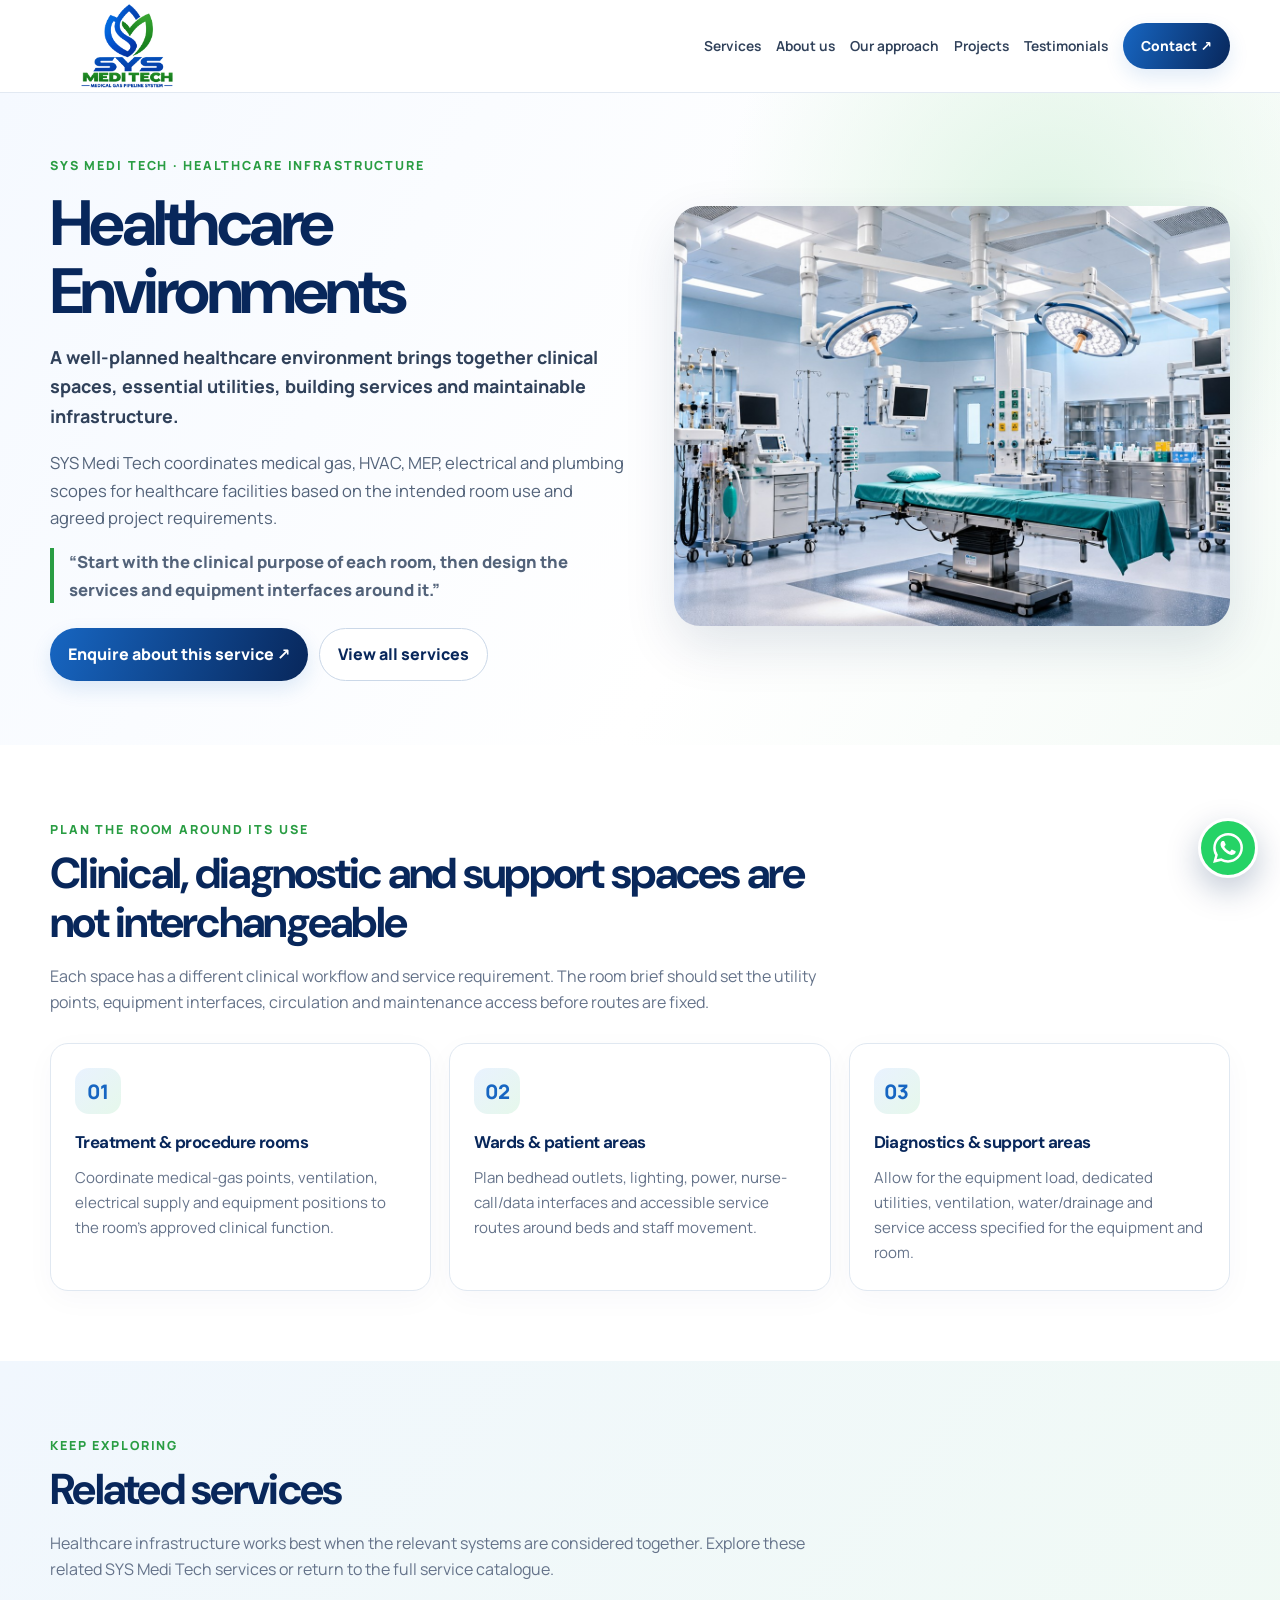
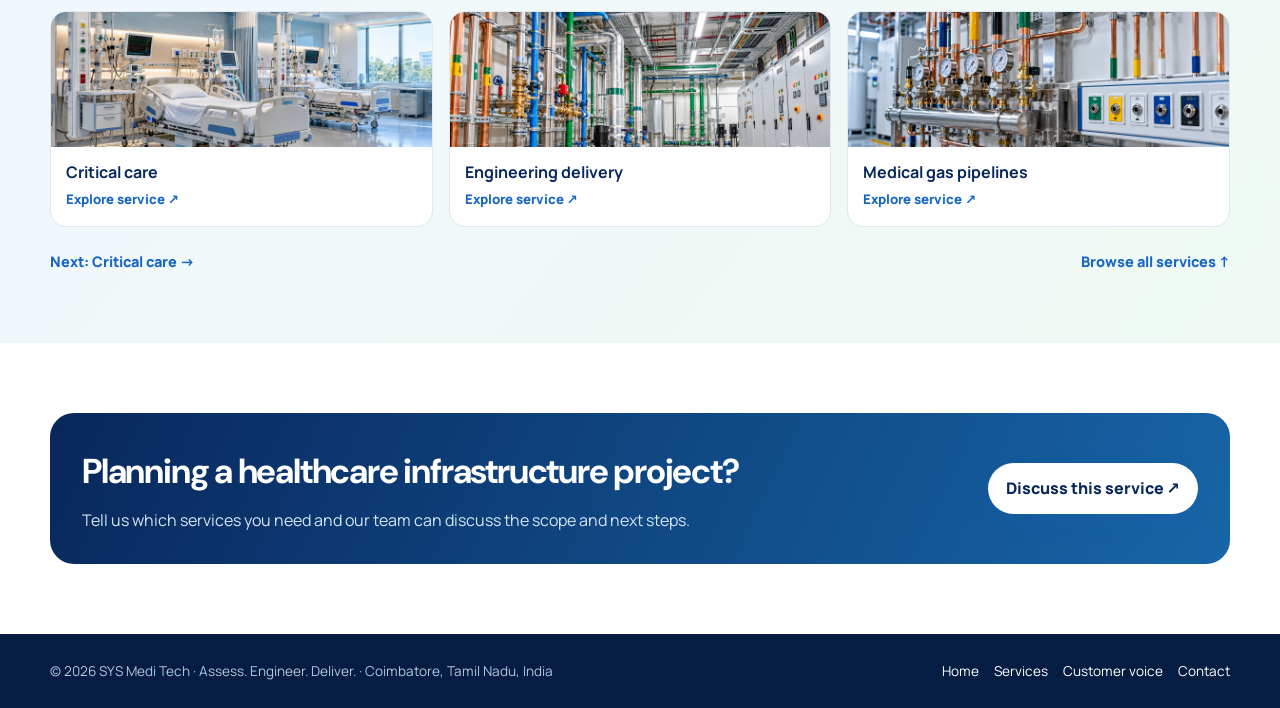
<file: healthcare-environments.html>
<!doctype html>
<html lang="en"><head><meta charset="utf-8"><meta name="viewport" content="width=device-width,initial-scale=1"><meta name="theme-color" content="#08275b"><meta name="description" content="A well-planned healthcare environment brings together clinical spaces, essential utilities, building services and maintainable infrastructure. SYS Medi Tech healthcare infrastructure engineering in Coimbatore, Tamil Nadu."><title>Healthcare Environments | SYS Medi Tech</title><link rel="stylesheet" href="assets/detail.css"></head><body>
<header class="header"><div class="container nav"><a class="brand" href="index.html#home" aria-label="SYS Medi Tech homepage"><img src="assets/sys-medi-tech-logo.png" alt="SYS Medi Tech — Medical Gas Pipeline System"></a><button class="menu-btn" id="menuBtn" aria-label="Open navigation" aria-expanded="false">☰</button><nav class="navlinks" id="navLinks" aria-label="Main navigation"><a href="index.html#services">Services</a><a href="index.html#about">About us</a><a href="index.html#approach">Our approach</a><a href="index.html#projects">Projects</a><a href="index.html#testimonials">Testimonials</a><a class="btn btn-primary" href="index.html#contact">Contact ↗</a></nav></div></header>
<main><section class="hero"><div class="container hero-grid"><div><span class="eyebrow">SYS Medi Tech · Healthcare infrastructure</span><h1>Healthcare Environments</h1><p class="lead">A well-planned healthcare environment brings together clinical spaces, essential utilities, building services and maintainable infrastructure.</p><p>SYS Medi Tech coordinates medical gas, HVAC, MEP, electrical and plumbing scopes for healthcare facilities based on the intended room use and agreed project requirements.</p><p class="tagline">“Start with the clinical purpose of each room, then design the services and equipment interfaces around it.”</p><div class="hero-actions"><a class="btn" href="index.html?service=Multiple%20services%20%2F%20turnkey%20scope#contact">Enquire about this service ↗</a><a class="btn alt" href="index.html#services">View all services</a></div></div><div><img class="hero-photo" src="assets/operating-theatre.jpg" alt="Bright, modern clinical operating environment with organized equipment and integrated utilities" fetchpriority="high"></div></div></section>
<section><div class="container"><div class="section-head"><span class="eyebrow">Plan the room around its use</span><h2>Clinical, diagnostic and support spaces are not interchangeable</h2><p>Each space has a different clinical workflow and service requirement. The room brief should set the utility points, equipment interfaces, circulation and maintenance access before routes are fixed.</p></div><div class="detail-grid"><article class="detail-card"><div class="icon">01</div><h3>Treatment &amp; procedure rooms</h3><p>Coordinate medical-gas points, ventilation, electrical supply and equipment positions to the room's approved clinical function.</p></article><article class="detail-card"><div class="icon">02</div><h3>Wards &amp; patient areas</h3><p>Plan bedhead outlets, lighting, power, nurse-call/data interfaces and accessible service routes around beds and staff movement.</p></article><article class="detail-card"><div class="icon">03</div><h3>Diagnostics &amp; support areas</h3><p>Allow for the equipment load, dedicated utilities, ventilation, water/drainage and service access specified for the equipment and room.</p></article></div></div></section>
<section class="related"><div class="container"><div class="section-head"><span class="eyebrow">Keep exploring</span><h2>Related services</h2><p class="related-intro">Healthcare infrastructure works best when the relevant systems are considered together. Explore these related SYS Medi Tech services or return to the full service catalogue.</p></div><div class="related-grid"><a class="related-card" href="critical-care.html"><img src="assets/icu-nicu.jpg" alt="Modern hospital ICU with monitored care beds and integrated services" loading="lazy"><div class="related-copy"><strong>Critical care</strong><span>Explore service ↗</span></div></a><a class="related-card" href="engineering-delivery.html"><img src="assets/mep-engineering.jpg" alt="Orderly hospital engineering plant room with mechanical, electrical and plumbing systems" loading="lazy"><div class="related-copy"><strong>Engineering delivery</strong><span>Explore service ↗</span></div></a><a class="related-card" href="medical-gas-pipeline.html"><img src="assets/medical-gas-pipeline.jpg" alt="Polished copper medical gas pipelines, stainless manifolds, gauges and outlet terminals" loading="lazy"><div class="related-copy"><strong>Medical gas pipelines</strong><span>Explore service ↗</span></div></a></div><div class="service-pagination"><a href="critical-care.html">Next: Critical care →</a><a href="index.html#services">Browse all services ↑</a></div></div></section>
<section><div class="container"><div class="cta"><div><h2>Planning a healthcare infrastructure project?</h2><p>Tell us which services you need and our team can discuss the scope and next steps.</p></div><a class="btn" href="index.html?service=Multiple%20services%20%2F%20turnkey%20scope#contact">Discuss this service ↗</a></div></div></section></main>
<footer><div class="container footer-inner"><span>© <span id="year"></span> SYS Medi Tech · Assess. Engineer. Deliver. · Coimbatore, Tamil Nadu, India</span><div class="footer-links"><a href="index.html#home">Home</a><a href="index.html#services">Services</a><a href="index.html#testimonials">Customer voice</a><a href="index.html#contact">Contact</a></div></div></footer>
<script>const menuBtn=document.getElementById('menuBtn'),navLinks=document.getElementById('navLinks');menuBtn.addEventListener('click',()=>{const open=navLinks.classList.toggle('open');menuBtn.setAttribute('aria-expanded',String(open));menuBtn.textContent=open?'✕':'☰';});navLinks.querySelectorAll('a').forEach(a=>a.addEventListener('click',()=>{navLinks.classList.remove('open');menuBtn.setAttribute('aria-expanded','false');menuBtn.textContent='☰';}));document.getElementById('year').textContent=new Date().getFullYear();</script>
<a class="whatsapp-float" href="https://wa.me/918870002787?text=Hello%20SYS%20Medi%20Tech%2C%20I%20would%20like%20to%20discuss%20a%20healthcare%20infrastructure%20project." target="_blank" rel="noopener noreferrer" aria-label="Chat with SYS Medi Tech on WhatsApp" title="Chat with SYS Medi Tech"><svg viewBox="0 0 24 24" aria-hidden="true"><path d="M20.52 3.48A11.82 11.82 0 0 0 12.06 0C5.5 0 .16 5.34.16 11.9c0 2.1.55 4.14 1.59 5.95L.06 24l6.34-1.66a11.9 11.9 0 0 0 5.66 1.44h.01c6.55 0 11.89-5.33 11.89-11.89a11.82 11.82 0 0 0-3.44-8.41ZM12.06 21.7h-.01a9.88 9.88 0 0 1-5.03-1.38l-.36-.21-3.76.98 1-3.66-.24-.37a9.85 9.85 0 0 1-1.51-5.26c0-5.46 4.44-9.9 9.91-9.9 2.64 0 5.12 1.03 6.99 2.9a9.85 9.85 0 0 1 2.89 7c0 5.45-4.44 9.9-9.88 9.9Zm5.43-7.41c-.3-.15-1.76-.87-2.03-.97-.27-.1-.47-.15-.67.15-.2.3-.77.97-.94 1.17-.18.2-.35.22-.65.07-.3-.15-1.25-.46-2.39-1.47-.88-.79-1.48-1.76-1.65-2.06-.18-.3-.02-.46.13-.61.13-.13.3-.35.45-.52.15-.18.2-.3.3-.5.1-.2.05-.37-.02-.52-.08-.15-.67-1.61-.92-2.21-.24-.58-.49-.5-.67-.51l-.57-.01c-.2 0-.52.07-.79.37-.28.3-1.04 1.02-1.04 2.48s1.06 2.88 1.21 3.08c.15.2 2.1 3.2 5.08 4.49.71.3 1.26.49 1.69.62.71.23 1.36.2 1.87.12.57-.08 1.76-.72 2.01-1.41.25-.7.25-1.29.17-1.41-.08-.13-.27-.2-.57-.35Z"/></svg><span class="whatsapp-tooltip">Chat on WhatsApp</span></a>
<script src="assets/site-config.js"></script>
</body></html>
</file>
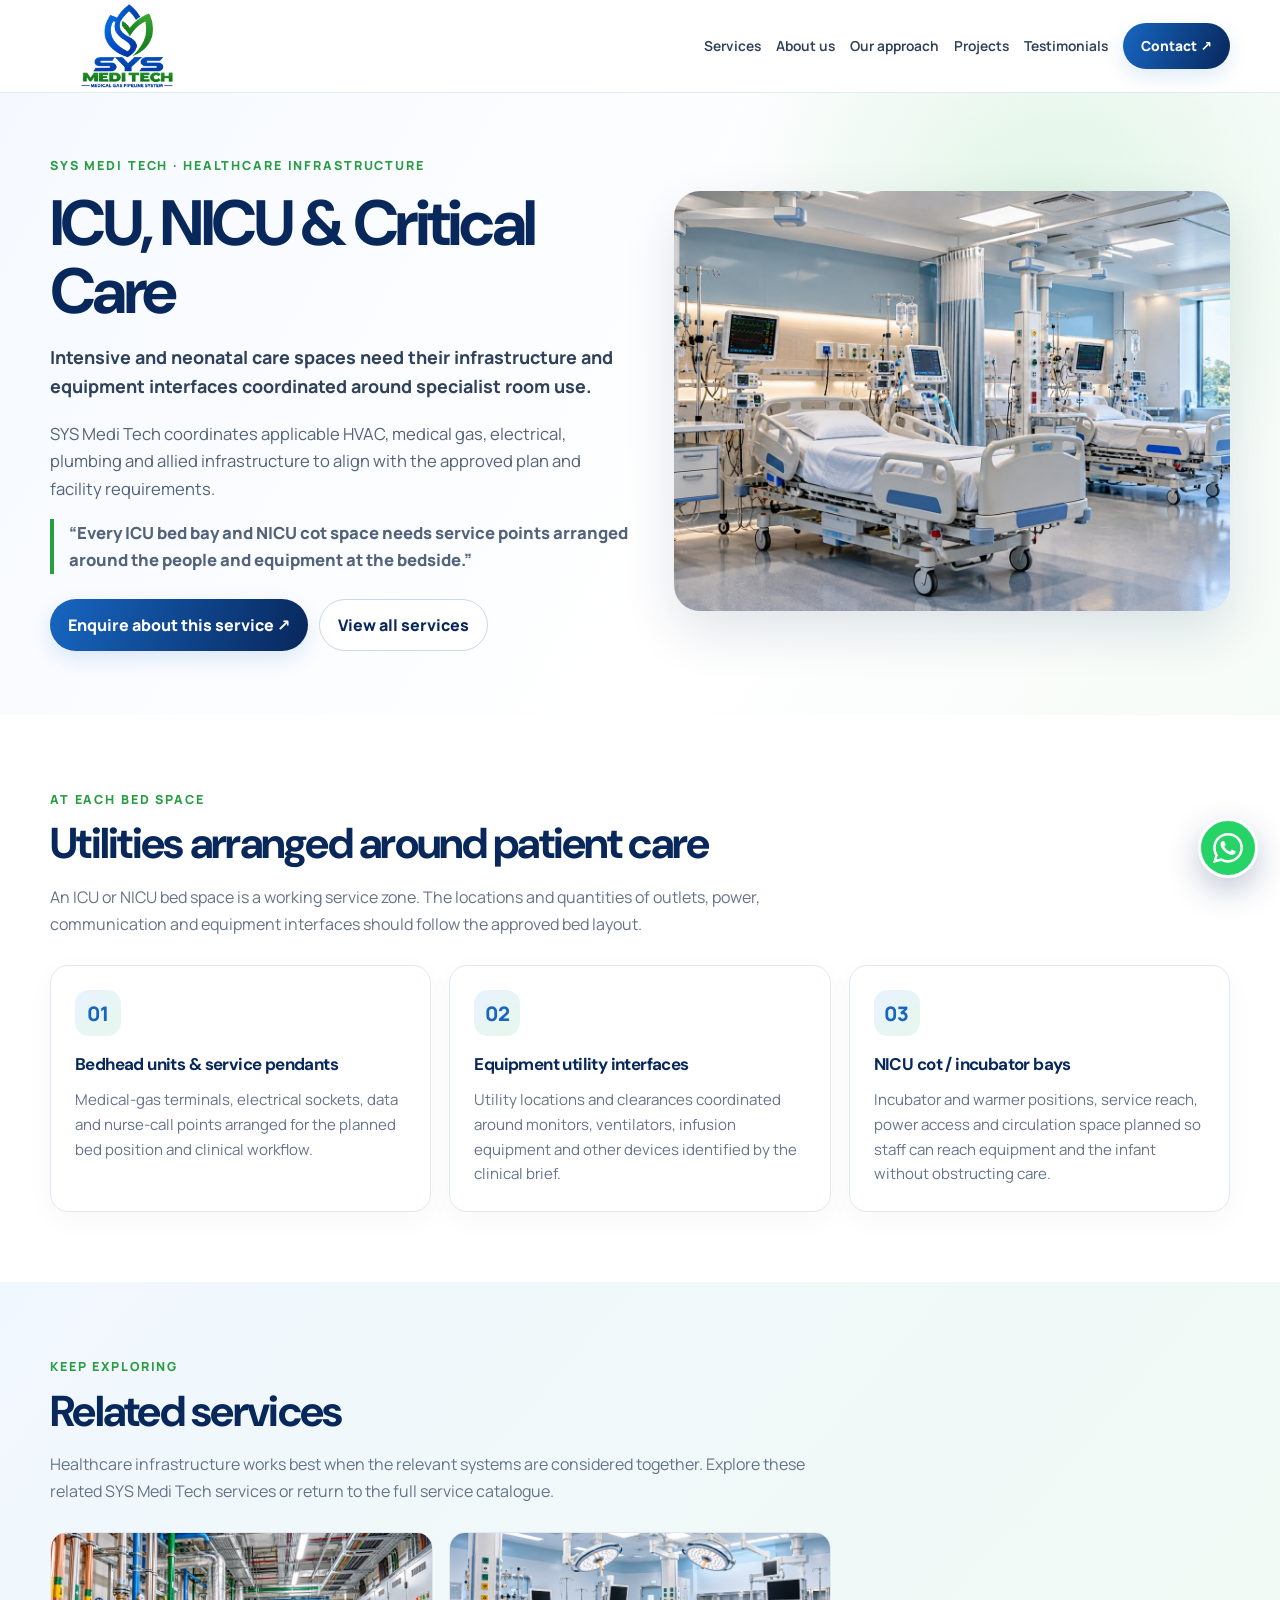
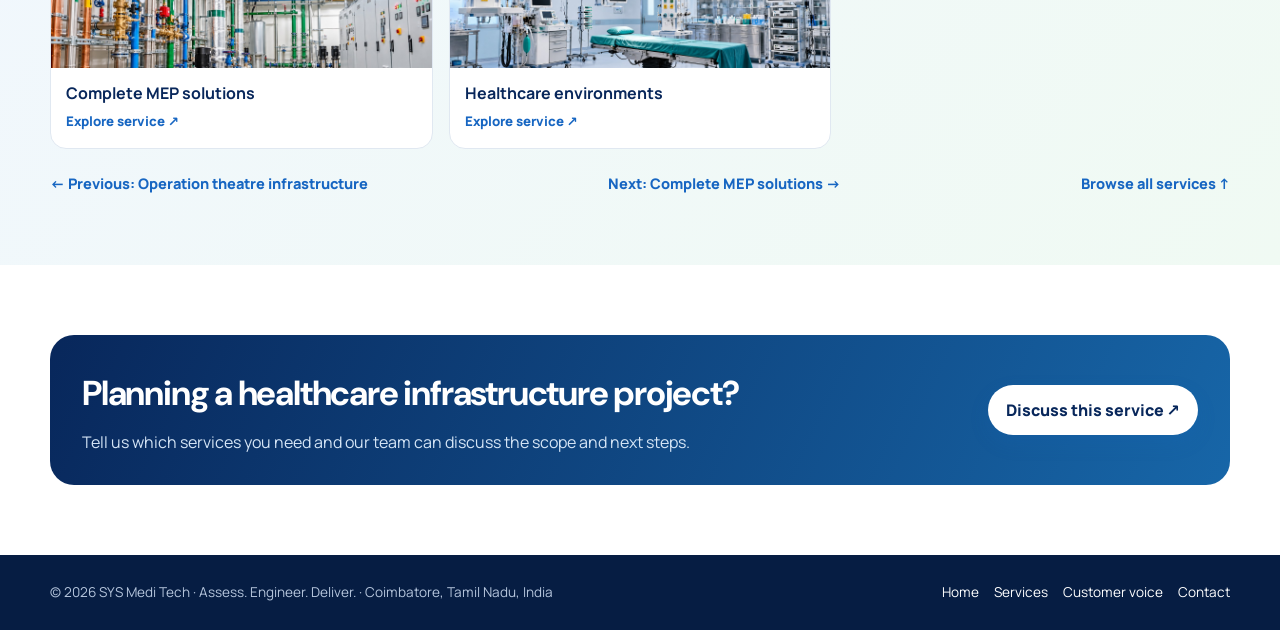
<file: icu-nicu-critical-care.html>
<!doctype html>
<html lang="en"><head><meta charset="utf-8"><meta name="viewport" content="width=device-width,initial-scale=1"><meta name="theme-color" content="#08275b"><meta name="description" content="Intensive and neonatal care spaces need their infrastructure and equipment interfaces coordinated around specialist room use. SYS Medi Tech healthcare infrastructure engineering in Coimbatore, Tamil Nadu."><title>ICU, NICU &amp; Critical Care | SYS Medi Tech</title><link rel="stylesheet" href="assets/detail.css"></head><body>
<header class="header"><div class="container nav"><a class="brand" href="index.html#home" aria-label="SYS Medi Tech homepage"><img src="assets/sys-medi-tech-logo.png" alt="SYS Medi Tech — Medical Gas Pipeline System"></a><button class="menu-btn" id="menuBtn" aria-label="Open navigation" aria-expanded="false">☰</button><nav class="navlinks" id="navLinks" aria-label="Main navigation"><a href="index.html#services">Services</a><a href="index.html#about">About us</a><a href="index.html#approach">Our approach</a><a href="index.html#projects">Projects</a><a href="index.html#testimonials">Testimonials</a><a class="btn btn-primary" href="index.html#contact">Contact ↗</a></nav></div></header>
<main><section class="hero"><div class="container hero-grid"><div><span class="eyebrow">SYS Medi Tech · Healthcare infrastructure</span><h1>ICU, NICU &amp; Critical Care</h1><p class="lead">Intensive and neonatal care spaces need their infrastructure and equipment interfaces coordinated around specialist room use.</p><p>SYS Medi Tech coordinates applicable HVAC, medical gas, electrical, plumbing and allied infrastructure to align with the approved plan and facility requirements.</p><p class="tagline">“Every ICU bed bay and NICU cot space needs service points arranged around the people and equipment at the bedside.”</p><div class="hero-actions"><a class="btn" href="index.html?service=ICU%2C%20NICU%20%26%20Critical%20Care#contact">Enquire about this service ↗</a><a class="btn alt" href="index.html#services">View all services</a></div></div><div><img class="hero-photo" src="assets/icu-nicu.jpg" alt="Modern intensive care room with beds, monitoring equipment and integrated utility services" fetchpriority="high"></div></div></section>
<section><div class="container"><div class="section-head"><span class="eyebrow">At each bed space</span><h2>Utilities arranged around patient care</h2><p>An ICU or NICU bed space is a working service zone. The locations and quantities of outlets, power, communication and equipment interfaces should follow the approved bed layout.</p></div><div class="detail-grid"><article class="detail-card"><div class="icon">01</div><h3>Bedhead units &amp; service pendants</h3><p>Medical-gas terminals, electrical sockets, data and nurse-call points arranged for the planned bed position and clinical workflow.</p></article><article class="detail-card"><div class="icon">02</div><h3>Equipment utility interfaces</h3><p>Utility locations and clearances coordinated around monitors, ventilators, infusion equipment and other devices identified by the clinical brief.</p></article><article class="detail-card"><div class="icon">03</div><h3>NICU cot / incubator bays</h3><p>Incubator and warmer positions, service reach, power access and circulation space planned so staff can reach equipment and the infant without obstructing care.</p></article></div></div></section>
<section class="related"><div class="container"><div class="section-head"><span class="eyebrow">Keep exploring</span><h2>Related services</h2><p class="related-intro">Healthcare infrastructure works best when the relevant systems are considered together. Explore these related SYS Medi Tech services or return to the full service catalogue.</p></div><div class="related-grid"><a class="related-card" href="mep-solutions.html"><img src="assets/mep-engineering.jpg" alt="Healthcare mechanical electrical and plumbing services with cable trays, panels and pipework" loading="lazy"><div class="related-copy"><strong>Complete MEP solutions</strong><span>Explore service ↗</span></div></a><a class="related-card" href="healthcare-environments.html"><img src="assets/operating-theatre.jpg" alt="Bright, modern clinical operating environment with organized equipment and integrated utilities" loading="lazy"><div class="related-copy"><strong>Healthcare environments</strong><span>Explore service ↗</span></div></a></div><div class="service-pagination"><a href="operation-theatre-infrastructure.html">← Previous: Operation theatre infrastructure</a><a href="mep-solutions.html">Next: Complete MEP solutions →</a><a href="index.html#services">Browse all services ↑</a></div></div></section>
<section><div class="container"><div class="cta"><div><h2>Planning a healthcare infrastructure project?</h2><p>Tell us which services you need and our team can discuss the scope and next steps.</p></div><a class="btn" href="index.html?service=ICU%2C%20NICU%20%26%20Critical%20Care#contact">Discuss this service ↗</a></div></div></section></main>
<footer><div class="container footer-inner"><span>© <span id="year"></span> SYS Medi Tech · Assess. Engineer. Deliver. · Coimbatore, Tamil Nadu, India</span><div class="footer-links"><a href="index.html#home">Home</a><a href="index.html#services">Services</a><a href="index.html#testimonials">Customer voice</a><a href="index.html#contact">Contact</a></div></div></footer>
<script>const menuBtn=document.getElementById('menuBtn'),navLinks=document.getElementById('navLinks');menuBtn.addEventListener('click',()=>{const open=navLinks.classList.toggle('open');menuBtn.setAttribute('aria-expanded',String(open));menuBtn.textContent=open?'✕':'☰';});navLinks.querySelectorAll('a').forEach(a=>a.addEventListener('click',()=>{navLinks.classList.remove('open');menuBtn.setAttribute('aria-expanded','false');menuBtn.textContent='☰';}));document.getElementById('year').textContent=new Date().getFullYear();</script>
<a class="whatsapp-float" href="https://wa.me/918870002787?text=Hello%20SYS%20Medi%20Tech%2C%20I%20would%20like%20to%20discuss%20a%20healthcare%20infrastructure%20project." target="_blank" rel="noopener noreferrer" aria-label="Chat with SYS Medi Tech on WhatsApp" title="Chat with SYS Medi Tech"><svg viewBox="0 0 24 24" aria-hidden="true"><path d="M20.52 3.48A11.82 11.82 0 0 0 12.06 0C5.5 0 .16 5.34.16 11.9c0 2.1.55 4.14 1.59 5.95L.06 24l6.34-1.66a11.9 11.9 0 0 0 5.66 1.44h.01c6.55 0 11.89-5.33 11.89-11.89a11.82 11.82 0 0 0-3.44-8.41ZM12.06 21.7h-.01a9.88 9.88 0 0 1-5.03-1.38l-.36-.21-3.76.98 1-3.66-.24-.37a9.85 9.85 0 0 1-1.51-5.26c0-5.46 4.44-9.9 9.91-9.9 2.64 0 5.12 1.03 6.99 2.9a9.85 9.85 0 0 1 2.89 7c0 5.45-4.44 9.9-9.88 9.9Zm5.43-7.41c-.3-.15-1.76-.87-2.03-.97-.27-.1-.47-.15-.67.15-.2.3-.77.97-.94 1.17-.18.2-.35.22-.65.07-.3-.15-1.25-.46-2.39-1.47-.88-.79-1.48-1.76-1.65-2.06-.18-.3-.02-.46.13-.61.13-.13.3-.35.45-.52.15-.18.2-.3.3-.5.1-.2.05-.37-.02-.52-.08-.15-.67-1.61-.92-2.21-.24-.58-.49-.5-.67-.51l-.57-.01c-.2 0-.52.07-.79.37-.28.3-1.04 1.02-1.04 2.48s1.06 2.88 1.21 3.08c.15.2 2.1 3.2 5.08 4.49.71.3 1.26.49 1.69.62.71.23 1.36.2 1.87.12.57-.08 1.76-.72 2.01-1.41.25-.7.25-1.29.17-1.41-.08-.13-.27-.2-.57-.35Z"/></svg><span class="whatsapp-tooltip">Chat on WhatsApp</span></a>
<script src="assets/site-config.js"></script>
</body></html>
</file>
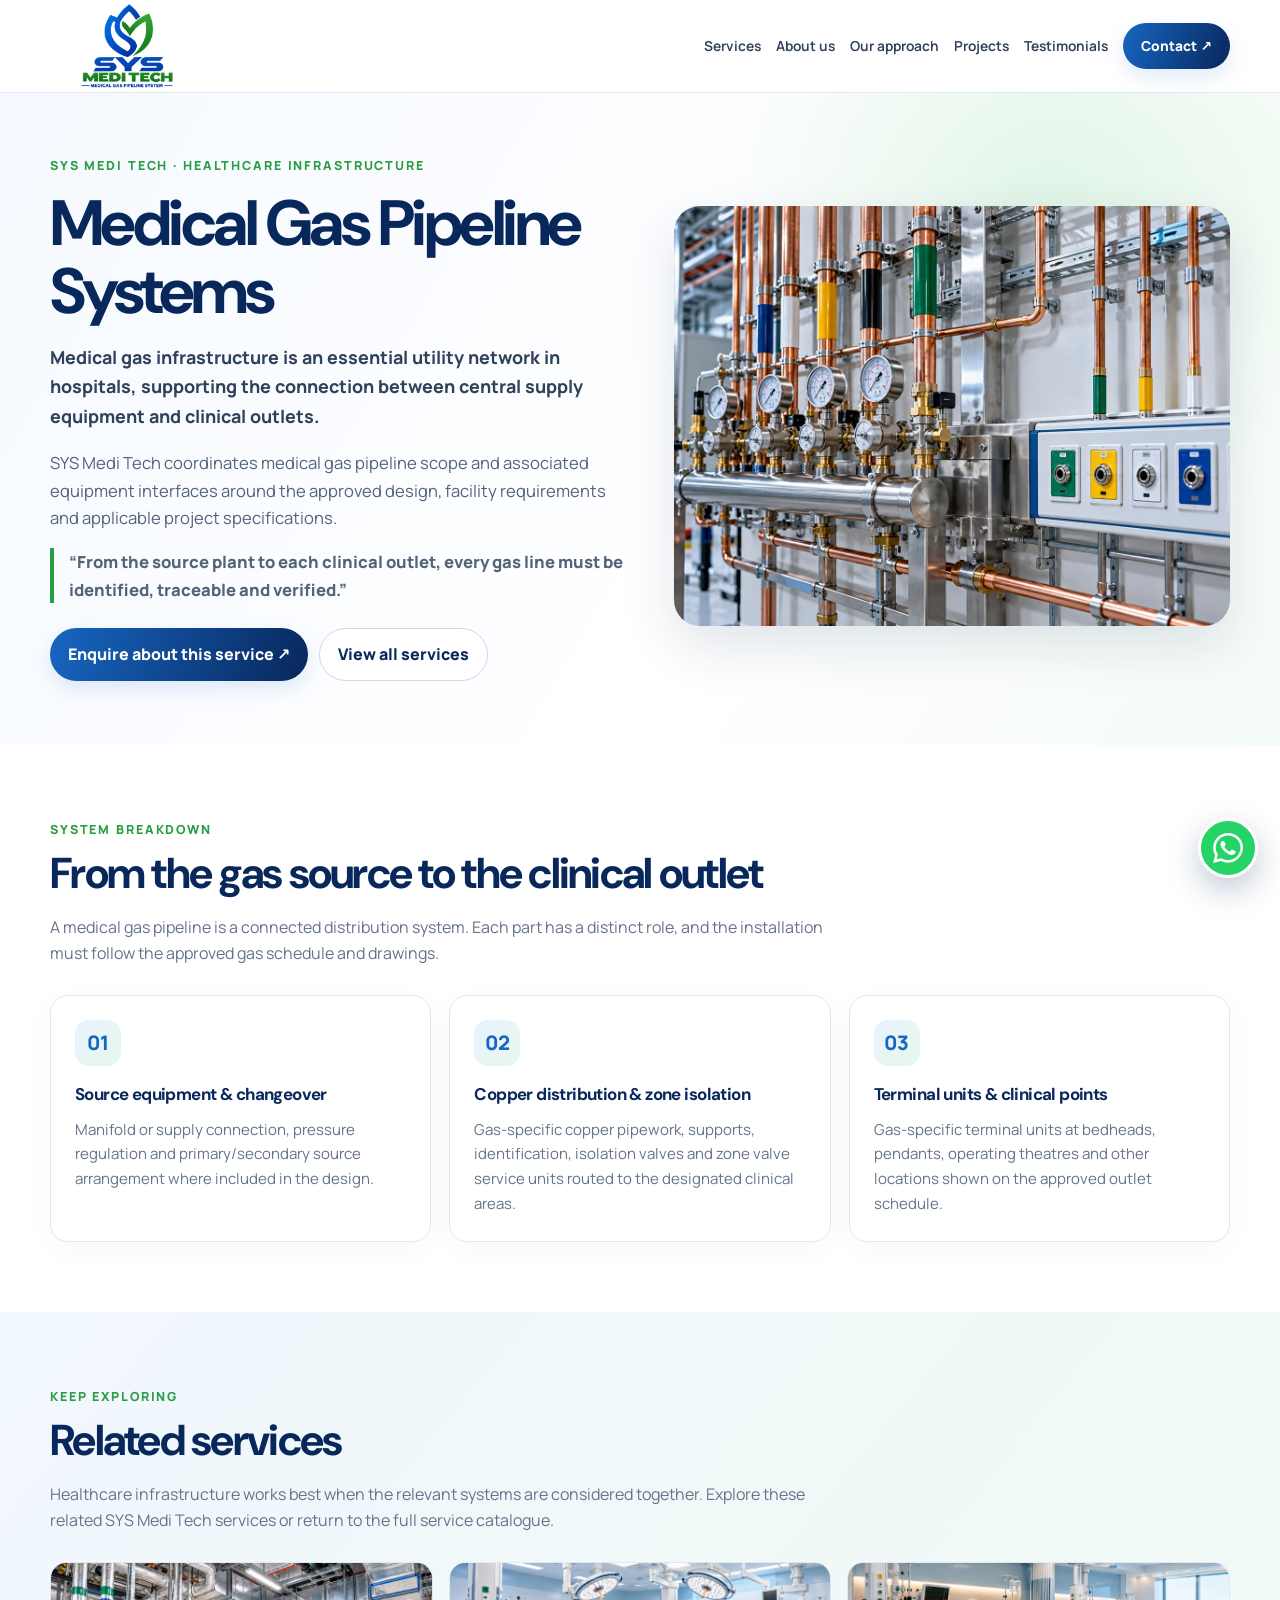
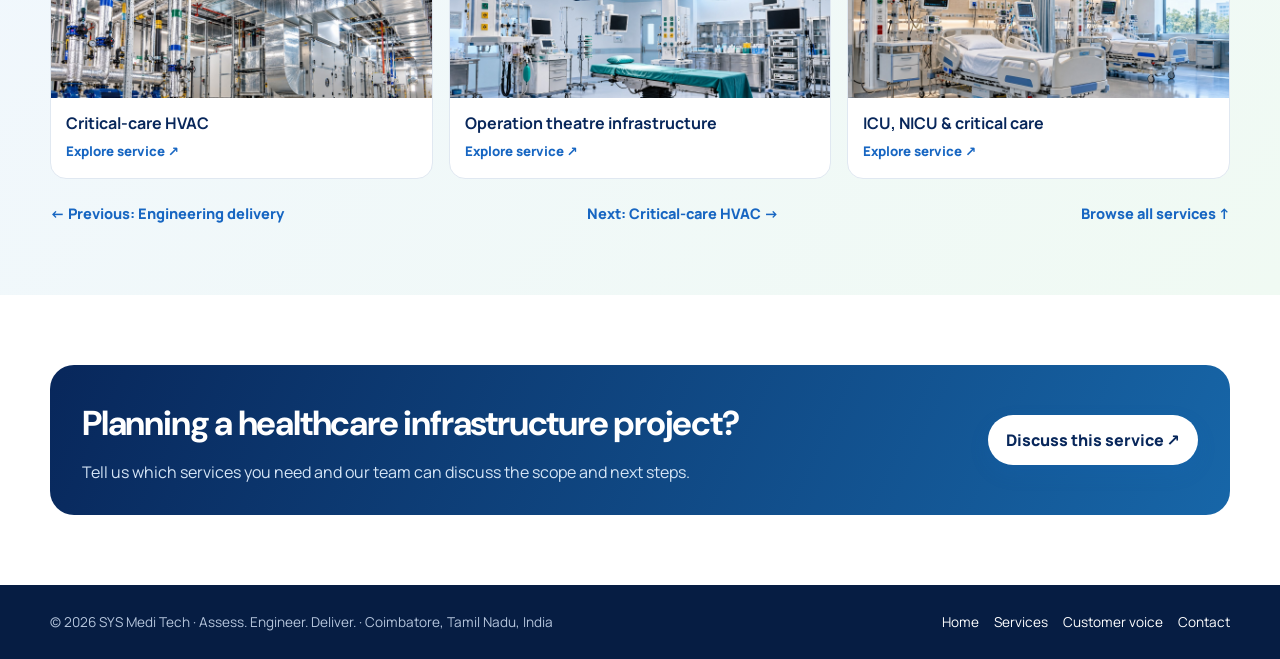
<file: medical-gas-pipeline.html>
<!doctype html>
<html lang="en"><head><meta charset="utf-8"><meta name="viewport" content="width=device-width,initial-scale=1"><meta name="theme-color" content="#08275b"><meta name="description" content="Medical gas infrastructure is an essential utility network in hospitals, supporting the connection between central supply equipment and clinical outlets. SYS Medi Tech healthcare infrastructure engineering in Coimbatore, Tamil Nadu."><title>Medical Gas Pipeline Systems | SYS Medi Tech</title><link rel="stylesheet" href="assets/detail.css"></head><body>
<header class="header"><div class="container nav"><a class="brand" href="index.html#home" aria-label="SYS Medi Tech homepage"><img src="assets/sys-medi-tech-logo.png" alt="SYS Medi Tech — Medical Gas Pipeline System"></a><button class="menu-btn" id="menuBtn" aria-label="Open navigation" aria-expanded="false">☰</button><nav class="navlinks" id="navLinks" aria-label="Main navigation"><a href="index.html#services">Services</a><a href="index.html#about">About us</a><a href="index.html#approach">Our approach</a><a href="index.html#projects">Projects</a><a href="index.html#testimonials">Testimonials</a><a class="btn btn-primary" href="index.html#contact">Contact ↗</a></nav></div></header>
<main><section class="hero"><div class="container hero-grid"><div><span class="eyebrow">SYS Medi Tech · Healthcare infrastructure</span><h1>Medical Gas Pipeline Systems</h1><p class="lead">Medical gas infrastructure is an essential utility network in hospitals, supporting the connection between central supply equipment and clinical outlets.</p><p>SYS Medi Tech coordinates medical gas pipeline scope and associated equipment interfaces around the approved design, facility requirements and applicable project specifications.</p><p class="tagline">“From the source plant to each clinical outlet, every gas line must be identified, traceable and verified.”</p><div class="hero-actions"><a class="btn" href="index.html?service=Medical%20Gas%20Pipeline%20Systems#contact">Enquire about this service ↗</a><a class="btn alt" href="index.html#services">View all services</a></div></div><div><img class="hero-photo" src="assets/medical-gas-pipeline.jpg" alt="Polished copper medical gas pipelines, stainless manifolds, gauges and outlet terminals" fetchpriority="high"></div></div></section>
<section><div class="container"><div class="section-head"><span class="eyebrow">System breakdown</span><h2>From the gas source to the clinical outlet</h2><p>A medical gas pipeline is a connected distribution system. Each part has a distinct role, and the installation must follow the approved gas schedule and drawings.</p></div><div class="detail-grid"><article class="detail-card"><div class="icon">01</div><h3>Source equipment &amp; changeover</h3><p>Manifold or supply connection, pressure regulation and primary/secondary source arrangement where included in the design.</p></article><article class="detail-card"><div class="icon">02</div><h3>Copper distribution &amp; zone isolation</h3><p>Gas-specific copper pipework, supports, identification, isolation valves and zone valve service units routed to the designated clinical areas.</p></article><article class="detail-card"><div class="icon">03</div><h3>Terminal units &amp; clinical points</h3><p>Gas-specific terminal units at bedheads, pendants, operating theatres and other locations shown on the approved outlet schedule.</p></article></div></div></section>
<section class="related"><div class="container"><div class="section-head"><span class="eyebrow">Keep exploring</span><h2>Related services</h2><p class="related-intro">Healthcare infrastructure works best when the relevant systems are considered together. Explore these related SYS Medi Tech services or return to the full service catalogue.</p></div><div class="related-grid"><a class="related-card" href="critical-care-hvac.html"><img src="assets/hvac-plant.jpg" alt="Hospital air-handling equipment, insulated ductwork, colour-coded pipes and utility pumps" loading="lazy"><div class="related-copy"><strong>Critical-care HVAC</strong><span>Explore service ↗</span></div></a><a class="related-card" href="operation-theatre-infrastructure.html"><img src="assets/operating-theatre.jpg" alt="Modern operating theatre with surgical lights, clinical equipment and service pendants" loading="lazy"><div class="related-copy"><strong>Operation theatre infrastructure</strong><span>Explore service ↗</span></div></a><a class="related-card" href="icu-nicu-critical-care.html"><img src="assets/icu-nicu.jpg" alt="Modern intensive care room with beds, monitoring equipment and integrated utility services" loading="lazy"><div class="related-copy"><strong>ICU, NICU &amp; critical care</strong><span>Explore service ↗</span></div></a></div><div class="service-pagination"><a href="engineering-delivery.html">← Previous: Engineering delivery</a><a href="critical-care-hvac.html">Next: Critical-care HVAC →</a><a href="index.html#services">Browse all services ↑</a></div></div></section>
<section><div class="container"><div class="cta"><div><h2>Planning a healthcare infrastructure project?</h2><p>Tell us which services you need and our team can discuss the scope and next steps.</p></div><a class="btn" href="index.html?service=Medical%20Gas%20Pipeline%20Systems#contact">Discuss this service ↗</a></div></div></section></main>
<footer><div class="container footer-inner"><span>© <span id="year"></span> SYS Medi Tech · Assess. Engineer. Deliver. · Coimbatore, Tamil Nadu, India</span><div class="footer-links"><a href="index.html#home">Home</a><a href="index.html#services">Services</a><a href="index.html#testimonials">Customer voice</a><a href="index.html#contact">Contact</a></div></div></footer>
<script>const menuBtn=document.getElementById('menuBtn'),navLinks=document.getElementById('navLinks');menuBtn.addEventListener('click',()=>{const open=navLinks.classList.toggle('open');menuBtn.setAttribute('aria-expanded',String(open));menuBtn.textContent=open?'✕':'☰';});navLinks.querySelectorAll('a').forEach(a=>a.addEventListener('click',()=>{navLinks.classList.remove('open');menuBtn.setAttribute('aria-expanded','false');menuBtn.textContent='☰';}));document.getElementById('year').textContent=new Date().getFullYear();</script>
<a class="whatsapp-float" href="https://wa.me/918870002787?text=Hello%20SYS%20Medi%20Tech%2C%20I%20would%20like%20to%20discuss%20a%20healthcare%20infrastructure%20project." target="_blank" rel="noopener noreferrer" aria-label="Chat with SYS Medi Tech on WhatsApp" title="Chat with SYS Medi Tech"><svg viewBox="0 0 24 24" aria-hidden="true"><path d="M20.52 3.48A11.82 11.82 0 0 0 12.06 0C5.5 0 .16 5.34.16 11.9c0 2.1.55 4.14 1.59 5.95L.06 24l6.34-1.66a11.9 11.9 0 0 0 5.66 1.44h.01c6.55 0 11.89-5.33 11.89-11.89a11.82 11.82 0 0 0-3.44-8.41ZM12.06 21.7h-.01a9.88 9.88 0 0 1-5.03-1.38l-.36-.21-3.76.98 1-3.66-.24-.37a9.85 9.85 0 0 1-1.51-5.26c0-5.46 4.44-9.9 9.91-9.9 2.64 0 5.12 1.03 6.99 2.9a9.85 9.85 0 0 1 2.89 7c0 5.45-4.44 9.9-9.88 9.9Zm5.43-7.41c-.3-.15-1.76-.87-2.03-.97-.27-.1-.47-.15-.67.15-.2.3-.77.97-.94 1.17-.18.2-.35.22-.65.07-.3-.15-1.25-.46-2.39-1.47-.88-.79-1.48-1.76-1.65-2.06-.18-.3-.02-.46.13-.61.13-.13.3-.35.45-.52.15-.18.2-.3.3-.5.1-.2.05-.37-.02-.52-.08-.15-.67-1.61-.92-2.21-.24-.58-.49-.5-.67-.51l-.57-.01c-.2 0-.52.07-.79.37-.28.3-1.04 1.02-1.04 2.48s1.06 2.88 1.21 3.08c.15.2 2.1 3.2 5.08 4.49.71.3 1.26.49 1.69.62.71.23 1.36.2 1.87.12.57-.08 1.76-.72 2.01-1.41.25-.7.25-1.29.17-1.41-.08-.13-.27-.2-.57-.35Z"/></svg><span class="whatsapp-tooltip">Chat on WhatsApp</span></a>
<script src="assets/site-config.js"></script>
</body></html>
</file>
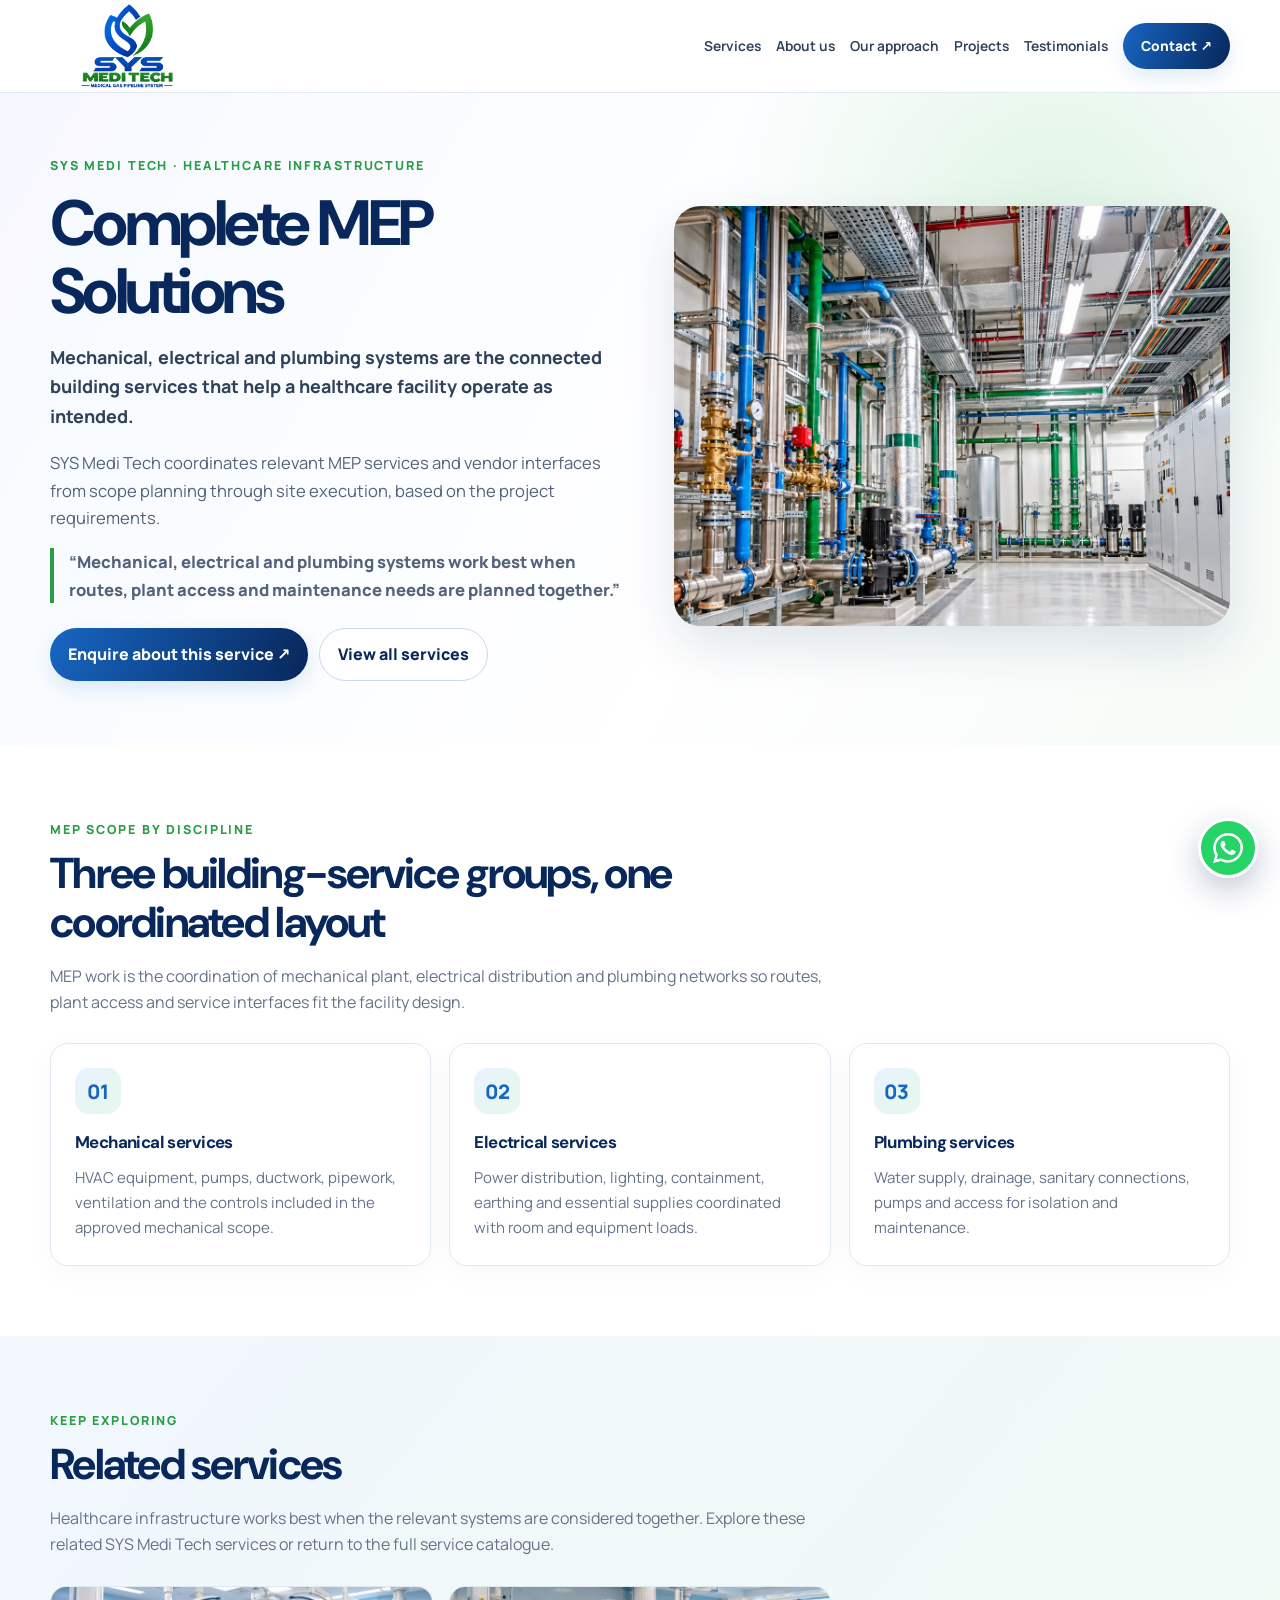
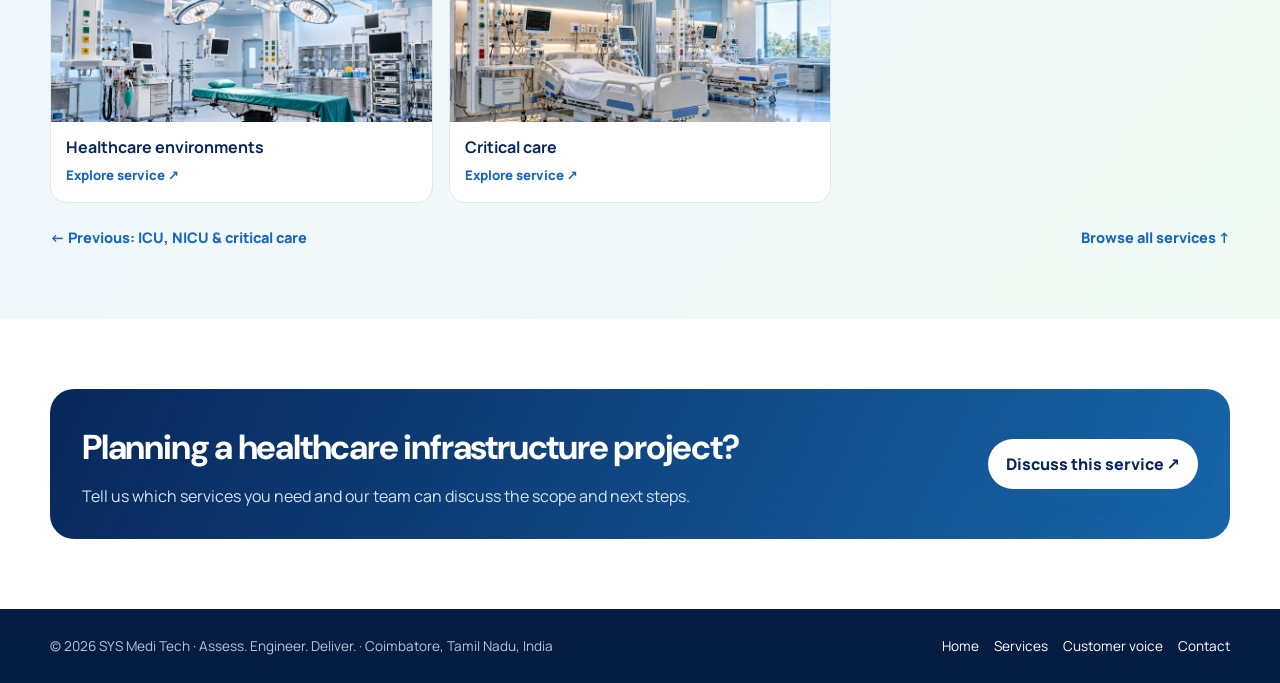
<file: mep-solutions.html>
<!doctype html>
<html lang="en"><head><meta charset="utf-8"><meta name="viewport" content="width=device-width,initial-scale=1"><meta name="theme-color" content="#08275b"><meta name="description" content="Mechanical, electrical and plumbing systems are the connected building services that help a healthcare facility operate as intended. SYS Medi Tech healthcare infrastructure engineering in Coimbatore, Tamil Nadu."><title>Complete MEP Solutions | SYS Medi Tech</title><link rel="stylesheet" href="assets/detail.css"></head><body>
<header class="header"><div class="container nav"><a class="brand" href="index.html#home" aria-label="SYS Medi Tech homepage"><img src="assets/sys-medi-tech-logo.png" alt="SYS Medi Tech — Medical Gas Pipeline System"></a><button class="menu-btn" id="menuBtn" aria-label="Open navigation" aria-expanded="false">☰</button><nav class="navlinks" id="navLinks" aria-label="Main navigation"><a href="index.html#services">Services</a><a href="index.html#about">About us</a><a href="index.html#approach">Our approach</a><a href="index.html#projects">Projects</a><a href="index.html#testimonials">Testimonials</a><a class="btn btn-primary" href="index.html#contact">Contact ↗</a></nav></div></header>
<main><section class="hero"><div class="container hero-grid"><div><span class="eyebrow">SYS Medi Tech · Healthcare infrastructure</span><h1>Complete MEP Solutions</h1><p class="lead">Mechanical, electrical and plumbing systems are the connected building services that help a healthcare facility operate as intended.</p><p>SYS Medi Tech coordinates relevant MEP services and vendor interfaces from scope planning through site execution, based on the project requirements.</p><p class="tagline">“Mechanical, electrical and plumbing systems work best when routes, plant access and maintenance needs are planned together.”</p><div class="hero-actions"><a class="btn" href="index.html?service=Complete%20MEP%20Solutions#contact">Enquire about this service ↗</a><a class="btn alt" href="index.html#services">View all services</a></div></div><div><img class="hero-photo" src="assets/mep-engineering.jpg" alt="Healthcare mechanical electrical and plumbing services with cable trays, panels and pipework" fetchpriority="high"></div></div></section>
<section><div class="container"><div class="section-head"><span class="eyebrow">MEP scope by discipline</span><h2>Three building-service groups, one coordinated layout</h2><p>MEP work is the coordination of mechanical plant, electrical distribution and plumbing networks so routes, plant access and service interfaces fit the facility design.</p></div><div class="detail-grid"><article class="detail-card"><div class="icon">01</div><h3>Mechanical services</h3><p>HVAC equipment, pumps, ductwork, pipework, ventilation and the controls included in the approved mechanical scope.</p></article><article class="detail-card"><div class="icon">02</div><h3>Electrical services</h3><p>Power distribution, lighting, containment, earthing and essential supplies coordinated with room and equipment loads.</p></article><article class="detail-card"><div class="icon">03</div><h3>Plumbing services</h3><p>Water supply, drainage, sanitary connections, pumps and access for isolation and maintenance.</p></article></div></div></section>
<section class="related"><div class="container"><div class="section-head"><span class="eyebrow">Keep exploring</span><h2>Related services</h2><p class="related-intro">Healthcare infrastructure works best when the relevant systems are considered together. Explore these related SYS Medi Tech services or return to the full service catalogue.</p></div><div class="related-grid"><a class="related-card" href="healthcare-environments.html"><img src="assets/operating-theatre.jpg" alt="Bright, modern clinical operating environment with organized equipment and integrated utilities" loading="lazy"><div class="related-copy"><strong>Healthcare environments</strong><span>Explore service ↗</span></div></a><a class="related-card" href="critical-care.html"><img src="assets/icu-nicu.jpg" alt="Modern hospital ICU with monitored care beds and integrated services" loading="lazy"><div class="related-copy"><strong>Critical care</strong><span>Explore service ↗</span></div></a></div><div class="service-pagination"><a href="icu-nicu-critical-care.html">← Previous: ICU, NICU &amp; critical care</a><a href="index.html#services">Browse all services ↑</a></div></div></section>
<section><div class="container"><div class="cta"><div><h2>Planning a healthcare infrastructure project?</h2><p>Tell us which services you need and our team can discuss the scope and next steps.</p></div><a class="btn" href="index.html?service=Complete%20MEP%20Solutions#contact">Discuss this service ↗</a></div></div></section></main>
<footer><div class="container footer-inner"><span>© <span id="year"></span> SYS Medi Tech · Assess. Engineer. Deliver. · Coimbatore, Tamil Nadu, India</span><div class="footer-links"><a href="index.html#home">Home</a><a href="index.html#services">Services</a><a href="index.html#testimonials">Customer voice</a><a href="index.html#contact">Contact</a></div></div></footer>
<script>const menuBtn=document.getElementById('menuBtn'),navLinks=document.getElementById('navLinks');menuBtn.addEventListener('click',()=>{const open=navLinks.classList.toggle('open');menuBtn.setAttribute('aria-expanded',String(open));menuBtn.textContent=open?'✕':'☰';});navLinks.querySelectorAll('a').forEach(a=>a.addEventListener('click',()=>{navLinks.classList.remove('open');menuBtn.setAttribute('aria-expanded','false');menuBtn.textContent='☰';}));document.getElementById('year').textContent=new Date().getFullYear();</script>
<a class="whatsapp-float" href="https://wa.me/918870002787?text=Hello%20SYS%20Medi%20Tech%2C%20I%20would%20like%20to%20discuss%20a%20healthcare%20infrastructure%20project." target="_blank" rel="noopener noreferrer" aria-label="Chat with SYS Medi Tech on WhatsApp" title="Chat with SYS Medi Tech"><svg viewBox="0 0 24 24" aria-hidden="true"><path d="M20.52 3.48A11.82 11.82 0 0 0 12.06 0C5.5 0 .16 5.34.16 11.9c0 2.1.55 4.14 1.59 5.95L.06 24l6.34-1.66a11.9 11.9 0 0 0 5.66 1.44h.01c6.55 0 11.89-5.33 11.89-11.89a11.82 11.82 0 0 0-3.44-8.41ZM12.06 21.7h-.01a9.88 9.88 0 0 1-5.03-1.38l-.36-.21-3.76.98 1-3.66-.24-.37a9.85 9.85 0 0 1-1.51-5.26c0-5.46 4.44-9.9 9.91-9.9 2.64 0 5.12 1.03 6.99 2.9a9.85 9.85 0 0 1 2.89 7c0 5.45-4.44 9.9-9.88 9.9Zm5.43-7.41c-.3-.15-1.76-.87-2.03-.97-.27-.1-.47-.15-.67.15-.2.3-.77.97-.94 1.17-.18.2-.35.22-.65.07-.3-.15-1.25-.46-2.39-1.47-.88-.79-1.48-1.76-1.65-2.06-.18-.3-.02-.46.13-.61.13-.13.3-.35.45-.52.15-.18.2-.3.3-.5.1-.2.05-.37-.02-.52-.08-.15-.67-1.61-.92-2.21-.24-.58-.49-.5-.67-.51l-.57-.01c-.2 0-.52.07-.79.37-.28.3-1.04 1.02-1.04 2.48s1.06 2.88 1.21 3.08c.15.2 2.1 3.2 5.08 4.49.71.3 1.26.49 1.69.62.71.23 1.36.2 1.87.12.57-.08 1.76-.72 2.01-1.41.25-.7.25-1.29.17-1.41-.08-.13-.27-.2-.57-.35Z"/></svg><span class="whatsapp-tooltip">Chat on WhatsApp</span></a>
<script src="assets/site-config.js"></script>
</body></html>
</file>
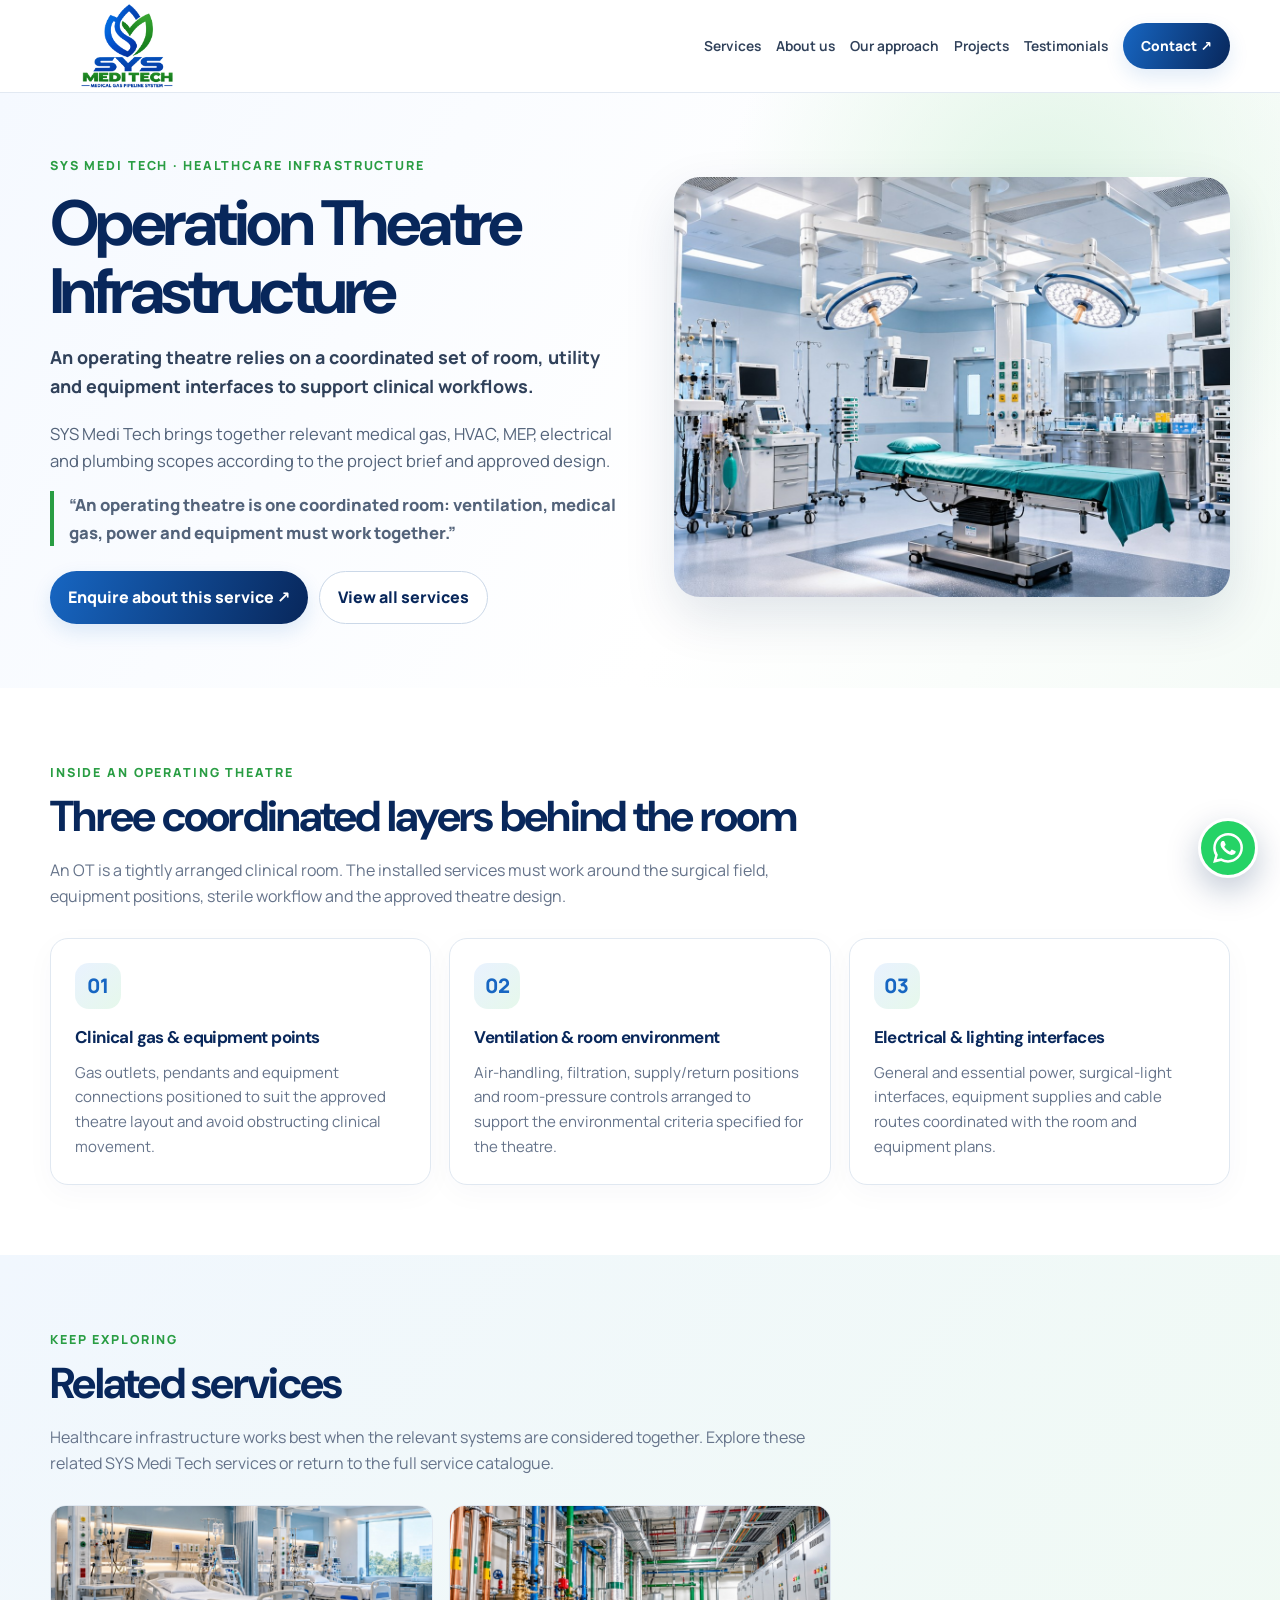
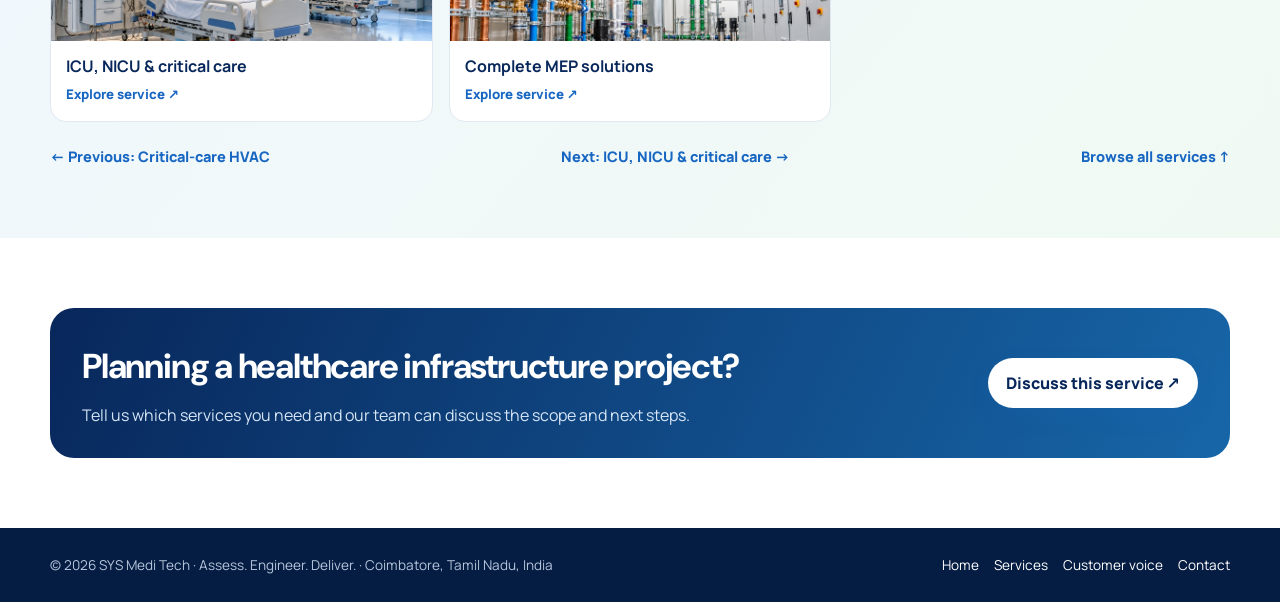
<file: operation-theatre-infrastructure.html>
<!doctype html>
<html lang="en"><head><meta charset="utf-8"><meta name="viewport" content="width=device-width,initial-scale=1"><meta name="theme-color" content="#08275b"><meta name="description" content="An operating theatre relies on a coordinated set of room, utility and equipment interfaces to support clinical workflows. SYS Medi Tech healthcare infrastructure engineering in Coimbatore, Tamil Nadu."><title>Operation Theatre Infrastructure | SYS Medi Tech</title><link rel="stylesheet" href="assets/detail.css"></head><body>
<header class="header"><div class="container nav"><a class="brand" href="index.html#home" aria-label="SYS Medi Tech homepage"><img src="assets/sys-medi-tech-logo.png" alt="SYS Medi Tech — Medical Gas Pipeline System"></a><button class="menu-btn" id="menuBtn" aria-label="Open navigation" aria-expanded="false">☰</button><nav class="navlinks" id="navLinks" aria-label="Main navigation"><a href="index.html#services">Services</a><a href="index.html#about">About us</a><a href="index.html#approach">Our approach</a><a href="index.html#projects">Projects</a><a href="index.html#testimonials">Testimonials</a><a class="btn btn-primary" href="index.html#contact">Contact ↗</a></nav></div></header>
<main><section class="hero"><div class="container hero-grid"><div><span class="eyebrow">SYS Medi Tech · Healthcare infrastructure</span><h1>Operation Theatre Infrastructure</h1><p class="lead">An operating theatre relies on a coordinated set of room, utility and equipment interfaces to support clinical workflows.</p><p>SYS Medi Tech brings together relevant medical gas, HVAC, MEP, electrical and plumbing scopes according to the project brief and approved design.</p><p class="tagline">“An operating theatre is one coordinated room: ventilation, medical gas, power and equipment must work together.”</p><div class="hero-actions"><a class="btn" href="index.html?service=Operation%20Theatre%20Infrastructure#contact">Enquire about this service ↗</a><a class="btn alt" href="index.html#services">View all services</a></div></div><div><img class="hero-photo" src="assets/operating-theatre.jpg" alt="Modern operating theatre with surgical lights, clinical equipment and service pendants" fetchpriority="high"></div></div></section>
<section><div class="container"><div class="section-head"><span class="eyebrow">Inside an operating theatre</span><h2>Three coordinated layers behind the room</h2><p>An OT is a tightly arranged clinical room. The installed services must work around the surgical field, equipment positions, sterile workflow and the approved theatre design.</p></div><div class="detail-grid"><article class="detail-card"><div class="icon">01</div><h3>Clinical gas &amp; equipment points</h3><p>Gas outlets, pendants and equipment connections positioned to suit the approved theatre layout and avoid obstructing clinical movement.</p></article><article class="detail-card"><div class="icon">02</div><h3>Ventilation &amp; room environment</h3><p>Air-handling, filtration, supply/return positions and room-pressure controls arranged to support the environmental criteria specified for the theatre.</p></article><article class="detail-card"><div class="icon">03</div><h3>Electrical &amp; lighting interfaces</h3><p>General and essential power, surgical-light interfaces, equipment supplies and cable routes coordinated with the room and equipment plans.</p></article></div></div></section>
<section class="related"><div class="container"><div class="section-head"><span class="eyebrow">Keep exploring</span><h2>Related services</h2><p class="related-intro">Healthcare infrastructure works best when the relevant systems are considered together. Explore these related SYS Medi Tech services or return to the full service catalogue.</p></div><div class="related-grid"><a class="related-card" href="icu-nicu-critical-care.html"><img src="assets/icu-nicu.jpg" alt="Modern intensive care room with beds, monitoring equipment and integrated utility services" loading="lazy"><div class="related-copy"><strong>ICU, NICU &amp; critical care</strong><span>Explore service ↗</span></div></a><a class="related-card" href="mep-solutions.html"><img src="assets/mep-engineering.jpg" alt="Healthcare mechanical electrical and plumbing services with cable trays, panels and pipework" loading="lazy"><div class="related-copy"><strong>Complete MEP solutions</strong><span>Explore service ↗</span></div></a></div><div class="service-pagination"><a href="critical-care-hvac.html">← Previous: Critical-care HVAC</a><a href="icu-nicu-critical-care.html">Next: ICU, NICU &amp; critical care →</a><a href="index.html#services">Browse all services ↑</a></div></div></section>
<section><div class="container"><div class="cta"><div><h2>Planning a healthcare infrastructure project?</h2><p>Tell us which services you need and our team can discuss the scope and next steps.</p></div><a class="btn" href="index.html?service=Operation%20Theatre%20Infrastructure#contact">Discuss this service ↗</a></div></div></section></main>
<footer><div class="container footer-inner"><span>© <span id="year"></span> SYS Medi Tech · Assess. Engineer. Deliver. · Coimbatore, Tamil Nadu, India</span><div class="footer-links"><a href="index.html#home">Home</a><a href="index.html#services">Services</a><a href="index.html#testimonials">Customer voice</a><a href="index.html#contact">Contact</a></div></div></footer>
<script>const menuBtn=document.getElementById('menuBtn'),navLinks=document.getElementById('navLinks');menuBtn.addEventListener('click',()=>{const open=navLinks.classList.toggle('open');menuBtn.setAttribute('aria-expanded',String(open));menuBtn.textContent=open?'✕':'☰';});navLinks.querySelectorAll('a').forEach(a=>a.addEventListener('click',()=>{navLinks.classList.remove('open');menuBtn.setAttribute('aria-expanded','false');menuBtn.textContent='☰';}));document.getElementById('year').textContent=new Date().getFullYear();</script>
<a class="whatsapp-float" href="https://wa.me/918870002787?text=Hello%20SYS%20Medi%20Tech%2C%20I%20would%20like%20to%20discuss%20a%20healthcare%20infrastructure%20project." target="_blank" rel="noopener noreferrer" aria-label="Chat with SYS Medi Tech on WhatsApp" title="Chat with SYS Medi Tech"><svg viewBox="0 0 24 24" aria-hidden="true"><path d="M20.52 3.48A11.82 11.82 0 0 0 12.06 0C5.5 0 .16 5.34.16 11.9c0 2.1.55 4.14 1.59 5.95L.06 24l6.34-1.66a11.9 11.9 0 0 0 5.66 1.44h.01c6.55 0 11.89-5.33 11.89-11.89a11.82 11.82 0 0 0-3.44-8.41ZM12.06 21.7h-.01a9.88 9.88 0 0 1-5.03-1.38l-.36-.21-3.76.98 1-3.66-.24-.37a9.85 9.85 0 0 1-1.51-5.26c0-5.46 4.44-9.9 9.91-9.9 2.64 0 5.12 1.03 6.99 2.9a9.85 9.85 0 0 1 2.89 7c0 5.45-4.44 9.9-9.88 9.9Zm5.43-7.41c-.3-.15-1.76-.87-2.03-.97-.27-.1-.47-.15-.67.15-.2.3-.77.97-.94 1.17-.18.2-.35.22-.65.07-.3-.15-1.25-.46-2.39-1.47-.88-.79-1.48-1.76-1.65-2.06-.18-.3-.02-.46.13-.61.13-.13.3-.35.45-.52.15-.18.2-.3.3-.5.1-.2.05-.37-.02-.52-.08-.15-.67-1.61-.92-2.21-.24-.58-.49-.5-.67-.51l-.57-.01c-.2 0-.52.07-.79.37-.28.3-1.04 1.02-1.04 2.48s1.06 2.88 1.21 3.08c.15.2 2.1 3.2 5.08 4.49.71.3 1.26.49 1.69.62.71.23 1.36.2 1.87.12.57-.08 1.76-.72 2.01-1.41.25-.7.25-1.29.17-1.41-.08-.13-.27-.2-.57-.35Z"/></svg><span class="whatsapp-tooltip">Chat on WhatsApp</span></a>
<script src="assets/site-config.js"></script>
</body></html>
</file>
<file: assets/detail.css>
@import url("https://fonts.googleapis.com/css2?family=DM+Sans:wght@400;500;600;700&family=Manrope:wght@400;500;600;700;800&display=swap");
h1,h2,h3{font-family:"DM Sans","Manrope",sans-serif;letter-spacing:-.035em}
:root{--navy:#08275b;--blue:#1766c2;--green:#299d43;--ink:#12213a;--muted:#65738a;--pale:#f3f7fc;--line:#e0e8f1;--shadow:0 20px 52px rgba(10,38,82,.12)}*{box-sizing:border-box}html{scroll-behavior:smooth;scroll-padding-top:96px}body{margin:0;font-family:"Manrope",ui-sans-serif,system-ui,-apple-system,BlinkMacSystemFont,"Segoe UI",sans-serif;color:var(--ink);line-height:1.65;background:#fff}a{color:inherit;text-decoration:none}img{max-width:100%;display:block}.container{width:min(1180px,calc(100% - 40px));margin:auto}.header{position:sticky;top:0;z-index:50;background:rgba(255,255,255,.95);backdrop-filter:blur(14px);border-bottom:1px solid rgba(224,232,241,.92)}.nav{display:flex;align-items:center;justify-content:space-between;min-height:88px;gap:22px}.brand img{width:150px;height:76px;object-fit:contain}.navlinks{display:flex;align-items:center;justify-content:flex-end;gap:15px;flex-wrap:wrap;font-size:.83rem;font-weight:750;color:#30415a}.navlinks a:hover,.navlinks a[aria-current=page]{color:var(--blue)}.btn{display:inline-flex;align-items:center;justify-content:center;gap:8px;border-radius:999px;padding:12px 18px;font-weight:800;background:linear-gradient(110deg,var(--blue),var(--navy));color:white;box-shadow:0 8px 20px #1766c222;transition:transform .2s}.btn:hover{transform:translateY(-2px)}.btn.alt{background:#fff;border:1px solid #cbd8e8;color:var(--navy);box-shadow:none}.menu-btn{display:none;background:#edf4fc;border:0;border-radius:10px;padding:9px 12px;color:var(--navy);font-size:1.2rem}.eyebrow{font-size:.78rem;letter-spacing:.15em;text-transform:uppercase;color:var(--green);font-weight:900}.hero{background:radial-gradient(circle at 82% 20%,#dff4e5 0,transparent 28%),linear-gradient(120deg,#f5f9ff,#fff 60%,#f5fbf7);padding:58px 0 64px}.hero-grid{display:grid;grid-template-columns:1.02fr .98fr;gap:46px;align-items:center}.hero h1{font-size:clamp(2.6rem,5vw,4.2rem);line-height:1.05;letter-spacing:-.055em;color:var(--navy);margin:13px 0 18px}.hero p{color:#53637a;font-size:1.04rem}.hero .lead{font-size:1.12rem;color:#30415a;font-weight:750}.hero-photo{width:100%;height:420px;object-fit:cover;border-radius:26px;box-shadow:var(--shadow);background:#e8f1f8}.hero-actions{display:flex;flex-wrap:wrap;gap:11px;margin:25px 0 0}.proof-line{display:flex;gap:10px;flex-wrap:wrap;margin-top:23px}.proof-line span{font-size:.78rem;font-weight:750;color:#46607f;background:#fff;border:1px solid var(--line);border-radius:999px;padding:7px 11px}.stripe{background:var(--navy);color:white;padding:17px 0}.stripe-inner{display:flex;justify-content:space-between;gap:25px;align-items:center}.stripe strong{font-size:1.05rem}.stripe span{color:#d3e4f7;font-size:.9rem}.tagline{margin:0;font-size:1.04rem;font-weight:800;color:var(--navy);padding-left:15px;border-left:4px solid var(--green)}section{padding:70px 0}.pale{background:var(--pale)}.section-head{max-width:780px;margin-bottom:28px}.section-head h2{font-size:clamp(1.8rem,3.4vw,2.7rem);line-height:1.13;letter-spacing:-.04em;color:var(--navy);margin:8px 0 13px}.section-head p{color:var(--muted);font-size:1rem}.detail-grid{display:grid;grid-template-columns:repeat(3,minmax(0,1fr));gap:18px}.detail-card{background:white;border:1px solid var(--line);border-radius:18px;padding:24px;box-shadow:0 8px 30px #08275b08}.detail-card h3{color:var(--navy);margin:0 0 9px;font-size:1.06rem}.detail-card p{color:var(--muted);font-size:.94rem;margin:0}.icon{width:46px;height:46px;border-radius:14px;display:grid;place-items:center;background:linear-gradient(135deg,#e9f2ff,#e6f8eb);color:var(--blue);font-weight:900;font-size:1.25rem;margin-bottom:15px}.tick-list{list-style:none;padding:0;margin:0;display:grid;gap:13px}.tick-list li{display:flex;gap:11px;align-items:flex-start;color:#3c4d65}.tick-list li:before{content:'✓';display:grid;place-items:center;width:23px;height:23px;flex:0 0 23px;border-radius:50%;background:#e6f7eb;color:var(--green);font-weight:900;margin-top:2px}.steps{display:grid;grid-template-columns:repeat(3,minmax(0,1fr));gap:16px}.step{border-radius:18px;padding:23px;background:white;border:1px solid var(--line)}.step small{letter-spacing:.12em;font-weight:900;color:var(--green)}.step h3{color:var(--navy);margin:8px 0}.step p{color:var(--muted);margin:0;font-size:.92rem}.related{background:linear-gradient(130deg,#f1f7fe,#f0faf3)}.related-grid{display:grid;grid-template-columns:repeat(3,minmax(0,1fr));gap:16px}.related-card{display:flex;flex-direction:column;background:white;border:1px solid var(--line);border-radius:16px;overflow:hidden;transition:transform .18s,box-shadow .18s}.related-card:hover{transform:translateY(-3px);box-shadow:var(--shadow)}.related-card img{width:100%;height:135px;object-fit:cover}.related-copy{padding:15px}.related-copy strong{display:block;color:var(--navy);line-height:1.3}.related-copy span{display:block;color:var(--blue);font-size:.83rem;font-weight:850;margin-top:7px}.service-pagination{display:flex;justify-content:space-between;align-items:center;gap:15px;margin-top:22px}.service-pagination a{font-weight:800;color:var(--blue);font-size:.91rem}.cta{background:linear-gradient(115deg,var(--navy),#1766a8);border-radius:24px;padding:30px 32px;color:white;display:flex;align-items:center;justify-content:space-between;gap:25px}.cta h2{margin:0 0 7px;color:white;font-size:clamp(1.45rem,2.7vw,2.2rem)}.cta p{margin:0;color:#d5e5f6}.cta .btn{background:white;color:var(--navy);white-space:nowrap}footer{background:#061d43;color:#b5c5dc;padding:26px 0;font-size:.85rem}.footer-inner{display:flex;justify-content:space-between;align-items:center;gap:20px}.footer-links{display:flex;gap:15px;flex-wrap:wrap}.footer-links a{color:#fff}.footer-links a:hover{color:#9ee5ae}.back-link{color:var(--blue);font-weight:800;display:inline-flex;margin-top:15px}.related-intro{max-width:760px;color:var(--muted)}@media(max-width:1050px){.navlinks{gap:10px;font-size:.79rem}.brand img{width:130px}.nav{gap:14px}}@media(max-width:820px){.nav{min-height:78px}.brand img{width:118px;height:63px}.menu-btn{display:block}.navlinks{display:none;position:absolute;top:calc(100% + 6px);left:15px;right:15px;padding:17px;background:white;border:1px solid var(--line);border-radius:16px;box-shadow:var(--shadow);flex-direction:column;align-items:stretch;gap:13px}.navlinks.open{display:flex}.navlinks .btn{width:100%}.hero{padding:43px 0}.hero-grid{grid-template-columns:1fr;gap:28px}.hero-photo{height:330px}.detail-grid,.steps{grid-template-columns:1fr 1fr}.related-grid{grid-template-columns:1fr 1fr}.stripe-inner{align-items:flex-start;flex-direction:column;gap:5px}.cta{align-items:flex-start;flex-direction:column}.footer-inner{align-items:flex-start;flex-direction:column}}@media(max-width:560px){.container{width:calc(100% - 30px)}section{padding:52px 0}.hero h1{font-size:2.55rem}.hero-photo{height:245px}.detail-grid,.steps,.related-grid{grid-template-columns:1fr}.service-pagination{align-items:flex-start;flex-direction:column}.cta{padding:24px}}


/* Shared floating contact and alignment refinements, consistent with the homepage theme. */
.whatsapp-float{position:fixed;right:22px;bottom:22px;z-index:1000;width:60px;height:60px;border-radius:50%;display:flex;align-items:center;justify-content:center;background:#25D366;color:#fff;box-shadow:0 12px 32px rgba(8,39,91,.25);border:3px solid #fff;transition:transform .18s,box-shadow .18s}
.whatsapp-float:hover,.whatsapp-float:focus-visible{transform:translateY(-3px);box-shadow:0 16px 36px rgba(8,39,91,.3)}
.whatsapp-float svg{width:30px;height:30px;display:block;fill:currentColor}
.whatsapp-tooltip{position:absolute;right:72px;white-space:nowrap;background:#08275b;color:#fff;border-radius:9px;padding:8px 11px;font-size:.78rem;font-weight:750;opacity:0;pointer-events:none;transform:translateX(5px);transition:opacity .18s,transform .18s}
.whatsapp-float:hover .whatsapp-tooltip,.whatsapp-float:focus-visible .whatsapp-tooltip{opacity:1;transform:translateX(0)}
@media(max-width:560px){.whatsapp-float{width:56px;height:56px;right:16px;bottom:18px}.whatsapp-float svg{width:27px;height:27px}}


/* Detail-page header mirrors the homepage navigation layout. */
.brand{min-width:0;flex:0 0 auto}
.brand img{width:154px;height:88px;object-fit:contain;display:block}
.nav{min-height:92px;gap:24px}
.navlinks{display:flex;align-items:center;justify-content:flex-end;gap:15px;flex-wrap:nowrap;font-size:.86rem;font-weight:650}
.navlinks .btn{white-space:nowrap}
@media(max-width:960px){
  .navlinks{gap:10px;font-size:.82rem}
  .brand img{width:135px;height:80px}
  .nav{gap:12px}
}
@media(max-width:760px){
  .nav{min-height:78px}
  .brand img{width:100px;height:65px}
  .menu-btn{display:block}
  .navlinks{display:none;position:absolute;left:15px;right:15px;top:calc(100% + 7px);background:#fff;border:1px solid var(--line);border-radius:17px;padding:18px;box-shadow:var(--shadow);align-items:stretch;flex-direction:column;gap:14px}
  .navlinks.open{display:flex}
  .navlinks .btn{width:100%}
}
</file>
